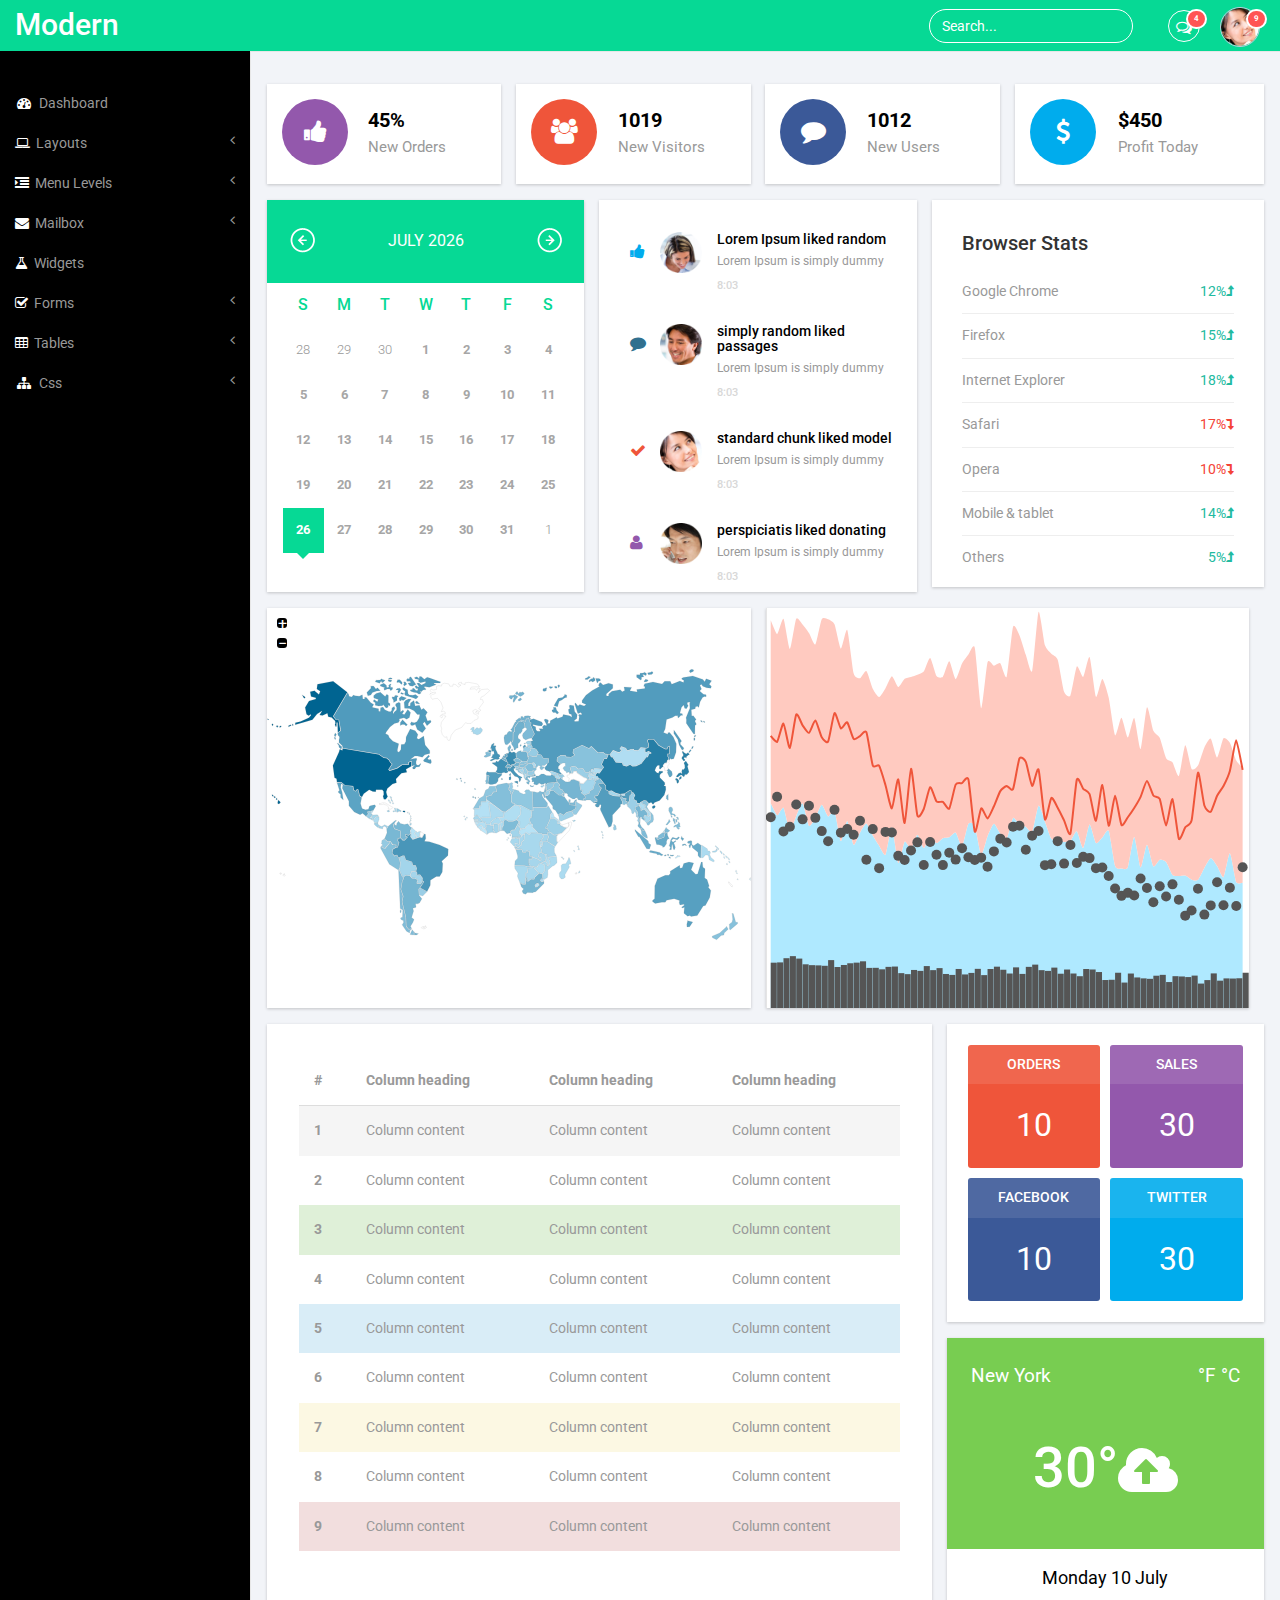
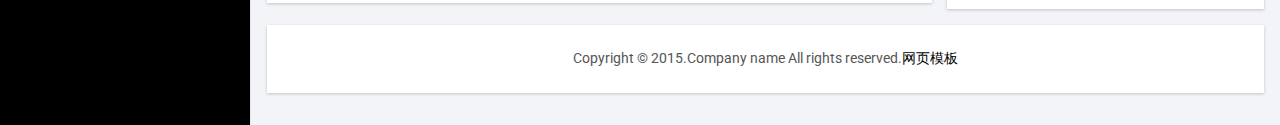
<file: web/moban600/index.html>
<!DOCTYPE HTML>
<html>
<head>
<title>Home</title>
<meta name="viewport" content="width=device-width, initial-scale=1">
<meta http-equiv="Content-Type" content="text/html; charset=utf-8" />
<meta name="keywords" content="Modern Responsive web template, Bootstrap Web Templates, Flat Web Templates, Andriod Compatible web template, 
Smartphone Compatible web template, free webdesigns for Nokia, Samsung, LG, SonyErricsson, Motorola web design" />
<script type="application/x-javascript"> addEventListener("load", function() { setTimeout(hideURLbar, 0); }, false); function hideURLbar(){ window.scrollTo(0,1); } </script>
 <!-- Bootstrap Core CSS -->
<link href="css/bootstrap.min.css" rel='stylesheet' type='text/css' />
<!-- Custom CSS -->
<link href="css/style.css" rel='stylesheet' type='text/css' />
<!-- Graph CSS -->
<link href="css/lines.css" rel='stylesheet' type='text/css' />
<link href="css/font-awesome.css" rel="stylesheet"> 
<!-- jQuery -->
<script src="js/jquery.min.js"></script>
<!----webfonts--->
<link href='http://fonts.useso.com/css?family=Roboto:400,100,300,500,700,900' rel='stylesheet' type='text/css'>
<!---//webfonts--->  
<!-- Nav CSS -->
<link href="css/custom.css" rel="stylesheet">
<!-- Metis Menu Plugin JavaScript -->
<script src="js/metisMenu.min.js"></script>
<script src="js/custom.js"></script>
<!-- Graph JavaScript -->
<script src="js/d3.v3.js"></script>
<script src="js/rickshaw.js"></script>
</head>
<body>
<div id="wrapper">
     <!-- Navigation -->
        <nav class="top1 navbar navbar-default navbar-static-top" role="navigation" style="margin-bottom: 0">
            <div class="navbar-header">
                <button type="button" class="navbar-toggle" data-toggle="collapse" data-target=".navbar-collapse">
                    <span class="sr-only">Toggle navigation</span>
                    <span class="icon-bar"></span>
                    <span class="icon-bar"></span>
                    <span class="icon-bar"></span>
                </button>
                <a class="navbar-brand" href="index.html">Modern</a>
            </div>
            <!-- /.navbar-header -->
            <ul class="nav navbar-nav navbar-right">
				<li class="dropdown">
	        		<a href="#" class="dropdown-toggle" data-toggle="dropdown" aria-expanded="false"><i class="fa fa-comments-o"></i><span class="badge">4</span></a>
	        		<ul class="dropdown-menu">
						<li class="dropdown-menu-header">
							<strong>Messages</strong>
							<div class="progress thin">
							  <div class="progress-bar progress-bar-success" role="progressbar" aria-valuenow="40" aria-valuemin="0" aria-valuemax="100" style="width: 40%">
							    <span class="sr-only">40% Complete (success)</span>
							  </div>
							</div>
						</li>
						<li class="avatar">
							<a href="#">
								<img src="images/1.png" alt=""/>
								<div>New message</div>
								<small>1 minute ago</small>
								<span class="label label-info">NEW</span>
							</a>
						</li>
						<li class="avatar">
							<a href="#">
								<img src="images/2.png" alt=""/>
								<div>New message</div>
								<small>1 minute ago</small>
								<span class="label label-info">NEW</span>
							</a>
						</li>
						<li class="avatar">
							<a href="#">
								<img src="images/3.png" alt=""/>
								<div>New message</div>
								<small>1 minute ago</small>
							</a>
						</li>
						<li class="avatar">
							<a href="#">
								<img src="images/4.png" alt=""/>
								<div>New message</div>
								<small>1 minute ago</small>
							</a>
						</li>
						<li class="avatar">
							<a href="#">
								<img src="images/5.png" alt=""/>
								<div>New message</div>
								<small>1 minute ago</small>
							</a>
						</li>
						<li class="avatar">
							<a href="#">
								<img src="images/pic1.png" alt=""/>
								<div>New message</div>
								<small>1 minute ago</small>
							</a>
						</li>
						<li class="dropdown-menu-footer text-center">
							<a href="#">View all messages</a>
						</li>	
	        		</ul>
	      		</li>
			    <li class="dropdown">
	        		<a href="#" class="dropdown-toggle avatar" data-toggle="dropdown"><img src="images/1.png"><span class="badge">9</span></a>
	        		<ul class="dropdown-menu">
						<li class="dropdown-menu-header text-center">
							<strong>Account</strong>
						</li>
						<li class="m_2"><a href="#"><i class="fa fa-bell-o"></i> Updates <span class="label label-info">42</span></a></li>
						<li class="m_2"><a href="#"><i class="fa fa-envelope-o"></i> Messages <span class="label label-success">42</span></a></li>
						<li class="m_2"><a href="#"><i class="fa fa-tasks"></i> Tasks <span class="label label-danger">42</span></a></li>
						<li><a href="#"><i class="fa fa-comments"></i> Comments <span class="label label-warning">42</span></a></li>
						<li class="dropdown-menu-header text-center">
							<strong>Settings</strong>
						</li>
						<li class="m_2"><a href="#"><i class="fa fa-user"></i> Profile</a></li>
						<li class="m_2"><a href="#"><i class="fa fa-wrench"></i> Settings</a></li>
						<li class="m_2"><a href="#"><i class="fa fa-usd"></i> Payments <span class="label label-default">42</span></a></li>
						<li class="m_2"><a href="#"><i class="fa fa-file"></i> Projects <span class="label label-primary">42</span></a></li>
						<li class="divider"></li>
						<li class="m_2"><a href="#"><i class="fa fa-shield"></i> Lock Profile</a></li>
						<li class="m_2"><a href="#"><i class="fa fa-lock"></i> Logout</a></li>	
	        		</ul>
	      		</li>
			</ul>
			<form class="navbar-form navbar-right">
              <input type="text" class="form-control" value="Search..." onfocus="this.value = '';" onblur="if (this.value == '') {this.value = 'Search...';}">
            </form>
            <div class="navbar-default sidebar" role="navigation">
                <div class="sidebar-nav navbar-collapse">
                    <ul class="nav" id="side-menu">
                        <li>
                            <a href="index.html"><i class="fa fa-dashboard fa-fw nav_icon"></i>Dashboard</a>
                        </li>
                        <li>
                            <a href="#"><i class="fa fa-laptop nav_icon"></i>Layouts<span class="fa arrow"></span></a>
                            <ul class="nav nav-second-level">
                                <li>
                                    <a href="grids.html">Grid System</a>
                                </li>
                            </ul>
                            <!-- /.nav-second-level -->
                        </li>
                        <li>
                            <a href="#"><i class="fa fa-indent nav_icon"></i>Menu Levels<span class="fa arrow"></span></a>
                            <ul class="nav nav-second-level">
                                <li>
                                    <a href="graphs.html">Graphs</a>
                                </li>
                                <li>
                                    <a href="typography.html">Typography</a>
                                </li>
                            </ul>
                            <!-- /.nav-second-level -->
                        </li>
                        <li>
                            <a href="#"><i class="fa fa-envelope nav_icon"></i>Mailbox<span class="fa arrow"></span></a>
                            <ul class="nav nav-second-level">
                                <li>
                                    <a href="inbox.html">Inbox</a>
                                </li>
                                <li>
                                    <a href="compose.html">Compose email</a>
                                </li>
                            </ul>
                            <!-- /.nav-second-level -->
                        </li>
                        <li>
                            <a href="widgets.html"><i class="fa fa-flask nav_icon"></i>Widgets</a>
                        </li>
                         <li>
                            <a href="#"><i class="fa fa-check-square-o nav_icon"></i>Forms<span class="fa arrow"></span></a>
                            <ul class="nav nav-second-level">
                                <li>
                                    <a href="forms.html">Basic Forms</a>
                                </li>
                                <li>
                                    <a href="validation.html">Validation</a>
                                </li>
                            </ul>
                            <!-- /.nav-second-level -->
                        </li>
                        <li>
                            <a href="#"><i class="fa fa-table nav_icon"></i>Tables<span class="fa arrow"></span></a>
                            <ul class="nav nav-second-level">
                                <li>
                                    <a href="basic_tables.html">Basic Tables</a>
                                </li>
                            </ul>
                            <!-- /.nav-second-level -->
                        </li>
                        <li>
                            <a href="#"><i class="fa fa-sitemap fa-fw nav_icon"></i>Css<span class="fa arrow"></span></a>
                            <ul class="nav nav-second-level">
                                <li>
                                    <a href="media.html">Media</a>
                                </li>
                                <li>
                                    <a href="login.html">Login</a>
                                </li>
                            </ul>
                            <!-- /.nav-second-level -->
                        </li>
                    </ul>
                </div>
                <!-- /.sidebar-collapse -->
            </div>
            <!-- /.navbar-static-side -->
        </nav>
        <div id="page-wrapper">
        <div class="graphs">
     	<div class="col_3">
        	<div class="col-md-3 widget widget1">
        		<div class="r3_counter_box">
                    <i class="pull-left fa fa-thumbs-up icon-rounded"></i>
                    <div class="stats">
                      <h5><strong>45%</strong></h5>
                      <span>New Orders</span>
                    </div>
                </div>
        	</div>
        	<div class="col-md-3 widget widget1">
        		<div class="r3_counter_box">
                    <i class="pull-left fa fa-users user1 icon-rounded"></i>
                    <div class="stats">
                      <h5><strong>1019</strong></h5>
                      <span>New Visitors</span>
                    </div>
                </div>
        	</div>
        	<div class="col-md-3 widget widget1">
        		<div class="r3_counter_box">
                    <i class="pull-left fa fa-comment user2 icon-rounded"></i>
                    <div class="stats">
                      <h5><strong>1012</strong></h5>
                      <span>New Users</span>
                    </div>
                </div>
        	</div>
        	<div class="col-md-3 widget">
        		<div class="r3_counter_box">
                    <i class="pull-left fa fa-dollar dollar1 icon-rounded"></i>
                    <div class="stats">
                      <h5><strong>$450</strong></h5>
                      <span>Profit Today</span>
                    </div>
                </div>
        	 </div>
        	<div class="clearfix"> </div>
      </div>
      <div class="col_1">
		    <div class="col-md-4 span_7">	
		      <div class="cal1 cal_2"><div class="clndr"><div class="clndr-controls"><div class="clndr-control-button"><p class="clndr-previous-button">previous</p></div><div class="month">July 2015</div><div class="clndr-control-button rightalign"><p class="clndr-next-button">next</p></div></div><table class="clndr-table" border="0" cellspacing="0" cellpadding="0"><thead><tr class="header-days"><td class="header-day">S</td><td class="header-day">M</td><td class="header-day">T</td><td class="header-day">W</td><td class="header-day">T</td><td class="header-day">F</td><td class="header-day">S</td></tr></thead><tbody><tr><td class="day adjacent-month last-month calendar-day-2015-06-28"><div class="day-contents">28</div></td><td class="day adjacent-month last-month calendar-day-2015-06-29"><div class="day-contents">29</div></td><td class="day adjacent-month last-month calendar-day-2015-06-30"><div class="day-contents">30</div></td><td class="day calendar-day-2015-07-01"><div class="day-contents">1</div></td><td class="day calendar-day-2015-07-02"><div class="day-contents">2</div></td><td class="day calendar-day-2015-07-03"><div class="day-contents">3</div></td><td class="day calendar-day-2015-07-04"><div class="day-contents">4</div></td></tr><tr><td class="day calendar-day-2015-07-05"><div class="day-contents">5</div></td><td class="day calendar-day-2015-07-06"><div class="day-contents">6</div></td><td class="day calendar-day-2015-07-07"><div class="day-contents">7</div></td><td class="day calendar-day-2015-07-08"><div class="day-contents">8</div></td><td class="day calendar-day-2015-07-09"><div class="day-contents">9</div></td><td class="day calendar-day-2015-07-10"><div class="day-contents">10</div></td><td class="day calendar-day-2015-07-11"><div class="day-contents">11</div></td></tr><tr><td class="day calendar-day-2015-07-12"><div class="day-contents">12</div></td><td class="day calendar-day-2015-07-13"><div class="day-contents">13</div></td><td class="day calendar-day-2015-07-14"><div class="day-contents">14</div></td><td class="day calendar-day-2015-07-15"><div class="day-contents">15</div></td><td class="day calendar-day-2015-07-16"><div class="day-contents">16</div></td><td class="day calendar-day-2015-07-17"><div class="day-contents">17</div></td><td class="day calendar-day-2015-07-18"><div class="day-contents">18</div></td></tr><tr><td class="day calendar-day-2015-07-19"><div class="day-contents">19</div></td><td class="day calendar-day-2015-07-20"><div class="day-contents">20</div></td><td class="day calendar-day-2015-07-21"><div class="day-contents">21</div></td><td class="day calendar-day-2015-07-22"><div class="day-contents">22</div></td><td class="day calendar-day-2015-07-23"><div class="day-contents">23</div></td><td class="day calendar-day-2015-07-24"><div class="day-contents">24</div></td><td class="day calendar-day-2015-07-25"><div class="day-contents">25</div></td></tr><tr><td class="day calendar-day-2015-07-26"><div class="day-contents">26</div></td><td class="day calendar-day-2015-07-27"><div class="day-contents">27</div></td><td class="day calendar-day-2015-07-28"><div class="day-contents">28</div></td><td class="day calendar-day-2015-07-29"><div class="day-contents">29</div></td><td class="day calendar-day-2015-07-30"><div class="day-contents">30</div></td><td class="day calendar-day-2015-07-31"><div class="day-contents">31</div></td><td class="day adjacent-month next-month calendar-day-2015-08-01"><div class="day-contents">1</div></td></tr></tbody></table></div></div>
		    </div>
		    <div class="col-md-4 span_8">
		       <div class="activity_box">
		        <div class="scrollbar" id="style-2">
                   <div class="activity-row">
	                 <div class="col-xs-1"><i class="fa fa-thumbs-up text-info icon_13"> </i>  </div>
	                 <div class="col-xs-3 activity-img"><img src='images/5.png' class="img-responsive" alt=""/></div>
	                 <div class="col-xs-8 activity-desc">
	                 	<h5><a href="#">Lorem Ipsum</a> liked <a href="#">random</a></h5>
	                    <p>Lorem Ipsum is simply dummy</p>
	                    <h6>8:03</h6>
	                 </div>
	                 <div class="clearfix"> </div>
                    </div>
	  			    <div class="activity-row">
	                 <div class="col-xs-1"><i class="fa fa-comment text-info"></i> </div>
	                 <div class="col-xs-3 activity-img"><img src='images/3.png' class="img-responsive" alt=""/></div>
	                 <div class="col-xs-8 activity-desc">
	                 	<h5><a href="#">simply random</a> liked <a href="#">passages</a></h5>
	                    <p>Lorem Ipsum is simply dummy</p>
	                    <h6>8:03</h6>
	                 </div>
	                 <div class="clearfix"> </div>
                    </div>
                    <div class="activity-row">
	                 <div class="col-xs-1"><i class="fa fa-check text-info icon_11"></i></div>
	                 <div class="col-xs-3 activity-img"><img src='images/1.png' class="img-responsive" alt=""/></div>
	                 <div class="col-xs-8 activity-desc">
	                 	<h5><a href="#">standard chunk</a> liked <a href="#">model</a></h5>
	                    <p>Lorem Ipsum is simply dummy</p>
	                    <h6>8:03</h6>
	                 </div>
	                 <div class="clearfix"> </div>
                    </div>
                    <div class="activity-row1">
	                 <div class="col-xs-1"><i class="fa fa-user text-info icon_12"></i></div>
	                 <div class="col-xs-3 activity-img"><img src='images/4.png' class="img-responsive" alt=""/></div>
	                 <div class="col-xs-8 activity-desc">
	                 	<h5><a href="#">perspiciatis</a> liked <a href="#">donating</a></h5>
	                    <p>Lorem Ipsum is simply dummy</p>
	                    <h6>8:03</h6>
	                 </div>
	                 <div class="clearfix"> </div>
                     </div>
	  		        </div>
		          </div>
		    </div>
			<div class="col-md-4 stats-info">
                <div class="panel-heading">
                    <h4 class="panel-title">Browser Stats</h4>
                </div>
                <div class="panel-body">
                    <ul class="list-unstyled">
                        <li>Google Chrome<div class="text-success pull-right">12%<i class="fa fa-level-up"></i></div></li>
                        <li>Firefox<div class="text-success pull-right">15%<i class="fa fa-level-up"></i></div></li>
                        <li>Internet Explorer<div class="text-success pull-right">18%<i class="fa fa-level-up"></i></div></li>
                        <li>Safari<div class="text-danger pull-right">17%<i class="fa fa-level-down"></i></div></li>
                        <li>Opera<div class="text-danger pull-right">10%<i class="fa fa-level-down"></i></div></li>
                        <li>Mobile &amp; tablet<div class="text-success pull-right">14%<i class="fa fa-level-up"></i></div></li>
                        <li class="last">Others<div class="text-success pull-right">5%<i class="fa fa-level-up"></i></div></li> 
                    </ul>
                </div>
            </div>
            <div class="clearfix"> </div>
	  </div>
	  <div class="span_11">
		<div class="col-md-6 col_4">
		  <div class="map_container"><div id="vmap" style="width: 100%; height: 400px;"></div></div>
		  <!----Calender -------->
			<link rel="stylesheet" href="css/clndr.css" type="text/css" />
			<script src="js/underscore-min.js" type="text/javascript"></script>
			<script src= "js/moment-2.2.1.js" type="text/javascript"></script>
			<script src="js/clndr.js" type="text/javascript"></script>
			<script src="js/site.js" type="text/javascript"></script>
			<!----End Calender -------->
		</div>
		<div class="col-md-6 col_5">
		  <div id="chart_container">
		   <div id="chart"></div>
	       <div id="slider"></div>
<script>

var seriesData = [ [], [], [], [], [] ];
var random = new Rickshaw.Fixtures.RandomData(50);

for (var i = 0; i < 75; i++) {
	random.addData(seriesData);
}

var graph = new Rickshaw.Graph( {
	element: document.getElementById("chart"),
	renderer: 'multi',
	
	dotSize: 5,
	series: [
		{
			name: 'temperature',
			data: seriesData.shift(),
			color: '#AFE9FF',
			renderer: 'stack'
		}, {
			name: 'heat index',
			data: seriesData.shift(),
			color: '#FFCAC0',
			renderer: 'stack'
		}, {
			name: 'dewpoint',
			data: seriesData.shift(),
			color: '#555',
			renderer: 'scatterplot'
		}, {
			name: 'pop',
			data: seriesData.shift().map(function(d) { return { x: d.x, y: d.y / 4 } }),
			color: '#555',
			renderer: 'bar'
		}, {
			name: 'humidity',
			data: seriesData.shift().map(function(d) { return { x: d.x, y: d.y * 1.5 } }),
			renderer: 'line',
			color: '#ef553a'
		}
	]
} );


graph.render();

var detail = new Rickshaw.Graph.HoverDetail({
	graph: graph
});
</script>
</div>
	      <!-- map -->
<link href="css/jqvmap.css" rel='stylesheet' type='text/css' />
<script src="js/jquery.vmap.js"></script>
<script src="js/jquery.vmap.sampledata.js" type="text/javascript"></script>
<script src="js/jquery.vmap.world.js" type="text/javascript"></script>
<script type="text/javascript">
	jQuery(document).ready(function() {
		jQuery('#vmap').vectorMap({
		    map: 'world_en',
		    backgroundColor: '#333333',
		    color: '#ffffff',
		    hoverOpacity: 0.7,
		    selectedColor: '#666666',
		    enableZoom: true,
		    showTooltip: true,
		    values: sample_data,
		    scaleColors: ['#C8EEFF', '#006491'],
		    normalizeFunction: 'polynomial'
		});
	});
</script>
<!-- //map -->
       </div>
       <div class="clearfix"> </div>
    </div>
    <div class="content_bottom">
     <div class="col-md-8 span_3">
		  <div class="bs-example1" data-example-id="contextual-table">
		    <table class="table">
		      <thead>
		        <tr>
		          <th>#</th>
		          <th>Column heading</th>
		          <th>Column heading</th>
		          <th>Column heading</th>
		        </tr>
		      </thead>
		      <tbody>
		        <tr class="active">
		          <th scope="row">1</th>
		          <td>Column content</td>
		          <td>Column content</td>
		          <td>Column content</td>
		        </tr>
		        <tr>
		          <th scope="row">2</th>
		          <td>Column content</td>
		          <td>Column content</td>
		          <td>Column content</td>
		        </tr>
		        <tr class="success">
		          <th scope="row">3</th>
		          <td>Column content</td>
		          <td>Column content</td>
		          <td>Column content</td>
		        </tr>
		        <tr>
		          <th scope="row">4</th>
		          <td>Column content</td>
		          <td>Column content</td>
		          <td>Column content</td>
		        </tr>
		        <tr class="info">
		          <th scope="row">5</th>
		          <td>Column content</td>
		          <td>Column content</td>
		          <td>Column content</td>
		        </tr>
		        <tr>
		          <th scope="row">6</th>
		          <td>Column content</td>
		          <td>Column content</td>
		          <td>Column content</td>
		        </tr>
		        <tr class="warning">
		          <th scope="row">7</th>
		          <td>Column content</td>
		          <td>Column content</td>
		          <td>Column content</td>
		        </tr>
		        <tr>
		          <th scope="row">8</th>
		          <td>Column content</td>
		          <td>Column content</td>
		          <td>Column content</td>
		        </tr>
		        <tr class="danger">
		          <th scope="row">9</th>
		          <td>Column content</td>
		          <td>Column content</td>
		          <td>Column content</td>
		        </tr>
		      </tbody>
		    </table>
		   </div>
	   </div>
	   <div class="col-md-4 span_4">
		 <div class="col_2">
		  <div class="box_1">
		   <div class="col-md-6 col_1_of_2 span_1_of_2">
             <a class="tiles_info">
			    <div class="tiles-head red1">
			        <div class="text-center">Orders</div>
			    </div>
			    <div class="tiles-body red">10</div>
			 </a>
		   </div>
		   <div class="col-md-6 col_1_of_2 span_1_of_2">
              <a class="tiles_info tiles_blue">
			    <div class="tiles-head tiles_blue1">
			        <div class="text-center">Sales</div>
			    </div>
			    <div class="tiles-body blue1">30</div>
			  </a>
		   </div>
		   <div class="clearfix"> </div>
		 </div>
		 <div class="box_1">
		   <div class="col-md-6 col_1_of_2 span_1_of_2">
             <a class="tiles_info">
			    <div class="tiles-head fb1">
			        <div class="text-center">Facebook</div>
			    </div>
			    <div class="tiles-body fb2">10</div>
			 </a>
		   </div>
		   <div class="col-md-6 col_1_of_2 span_1_of_2">
              <a class="tiles_info tiles_blue">
			    <div class="tiles-head tw1">
			        <div class="text-center">Twitter</div>
			    </div>
			    <div class="tiles-body tw2">30</div>
			  </a>
		   </div>
		   <div class="clearfix"> </div>
		   </div>
		  </div>
		  <div class="cloud">
			<div class="grid-date">
				<div class="date">
					<p class="date-in">New York</p>
					<span class="date-on">°F °C </span>
					<div class="clearfix"> </div>							
				</div>
				<h4>30°<i class="fa fa-cloud-upload"> </i></h4>
			</div>
			<p class="monday">Monday 10 July</p>
		  </div>
		</div>
		<div class="clearfix"> </div>
	    </div>
		<div class="copy">
            <p>Copyright &copy; 2015.Company name All rights reserved.<a target="_blank" href="http://sc.chinaz.com/moban/">&#x7F51;&#x9875;&#x6A21;&#x677F;</a></p>
	    </div>
		</div>
       </div>
      <!-- /#page-wrapper -->
   </div>
    <!-- /#wrapper -->
    <!-- Bootstrap Core JavaScript -->
    <script src="js/bootstrap.min.js"></script>
</body>
</html>
</file>
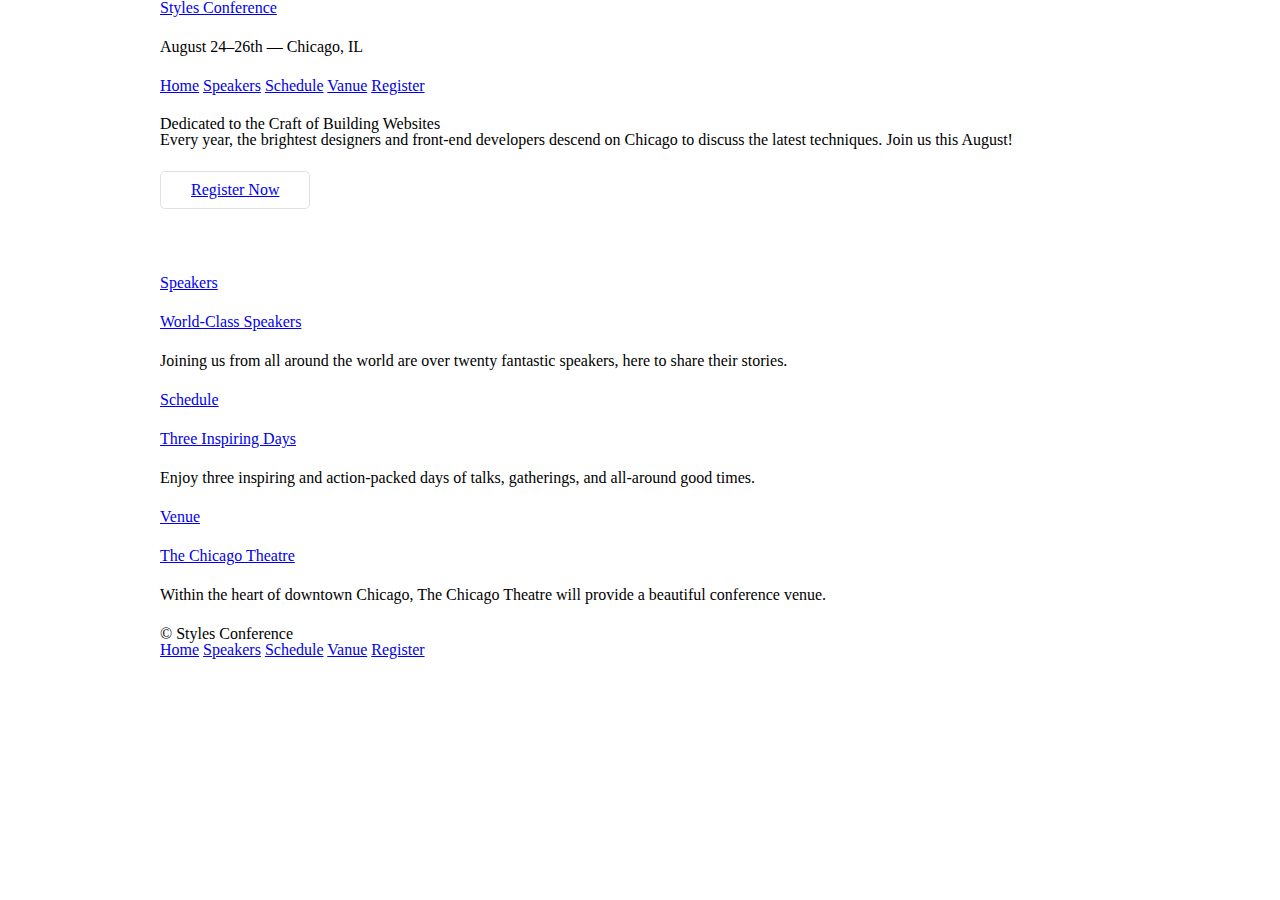
<file: web/LearnToCode/styles-conference/index.html>
<!DOCTYPE html>
<html lang = "en">
    <head>
        <meta charset="utf-8"/>
        <link rel="stylesheet" href="assets/stylesheets/reset.css"/>
        <link rel="stylesheet"  href="assets/stylesheets/main.css"/>
        <title>Styles Conference</title>
    </head>
    <body>
        <header class="container">
            <h1>
                <a href="index.html">Styles Conference</a>
             </h1>
            <h3>August 24&ndash;26th &mdash; Chicago, IL</h3>
            <nav>
                <a href="index.html">Home</a>
                <a href="speakers.html">Speakers</a>
                <a href="schedule.html">Schedule</a>
                <a href="venue.html">Vanue</a>
                <a href="register.html">Register</a>
            </nav>
        </header>
        <section class="hero container">
            <h2>Dedicated to the Craft of Building Websites</h2>
            <p>Every year, the brightest designers and front-end developers descend on Chicago to discuss the latest techniques. Join us this August!</p>
            <a class="btn btn-alt" href="register.html">Register Now</a>
        </section>
        <section class="container">
            <section>
                <a href="speakers.html">
                    <h5>Speakers</h5>
                    <h3>World-Class Speakers</h3>
                </a>
                <p>Joining us from all around the world are over twenty fantastic speakers, here to share their stories.</p>
            </section>

            <section >
                <a href="schedule.html">
                    <h5>Schedule</h5>
                    <h3>Three Inspiring Days</h3>
                </a>
                <p>Enjoy three inspiring and action-packed days of talks, gatherings, and all-around good times.</p>
            </section>

            <section>
                <a href="venue.html">
                    <h5>Venue</h5>
                    <h3>The Chicago Theatre</h3>
                </a>
                <p>Within the heart of downtown Chicago, The Chicago Theatre will provide a beautiful conference venue.</p>
            </section>
           
        </section>
        <footer class="container">
              <small>&copy; Styles Conference</small>
              <nav>
                <a href="index.html">Home</a>
                <a href="speakers.html">Speakers</a>
                <a href="schedule.html">Schedule</a>
                <a href="venue.html">Vanue</a>
                <a href="register.html">Register</a>
            </nav>
          
        </footer>
        <div class="test1">
            <!-- division -->
            <div class="social">
                <p>I may be found on ...</p>
                <p>Additionally, I have a profile on ...</p>
            </div>
            <!-- span -->
            <p>Soon we will be <span class = "tooltip">writing HTML </span>with the best of them!</p>
        </div>
    </body>
</html>
</file>
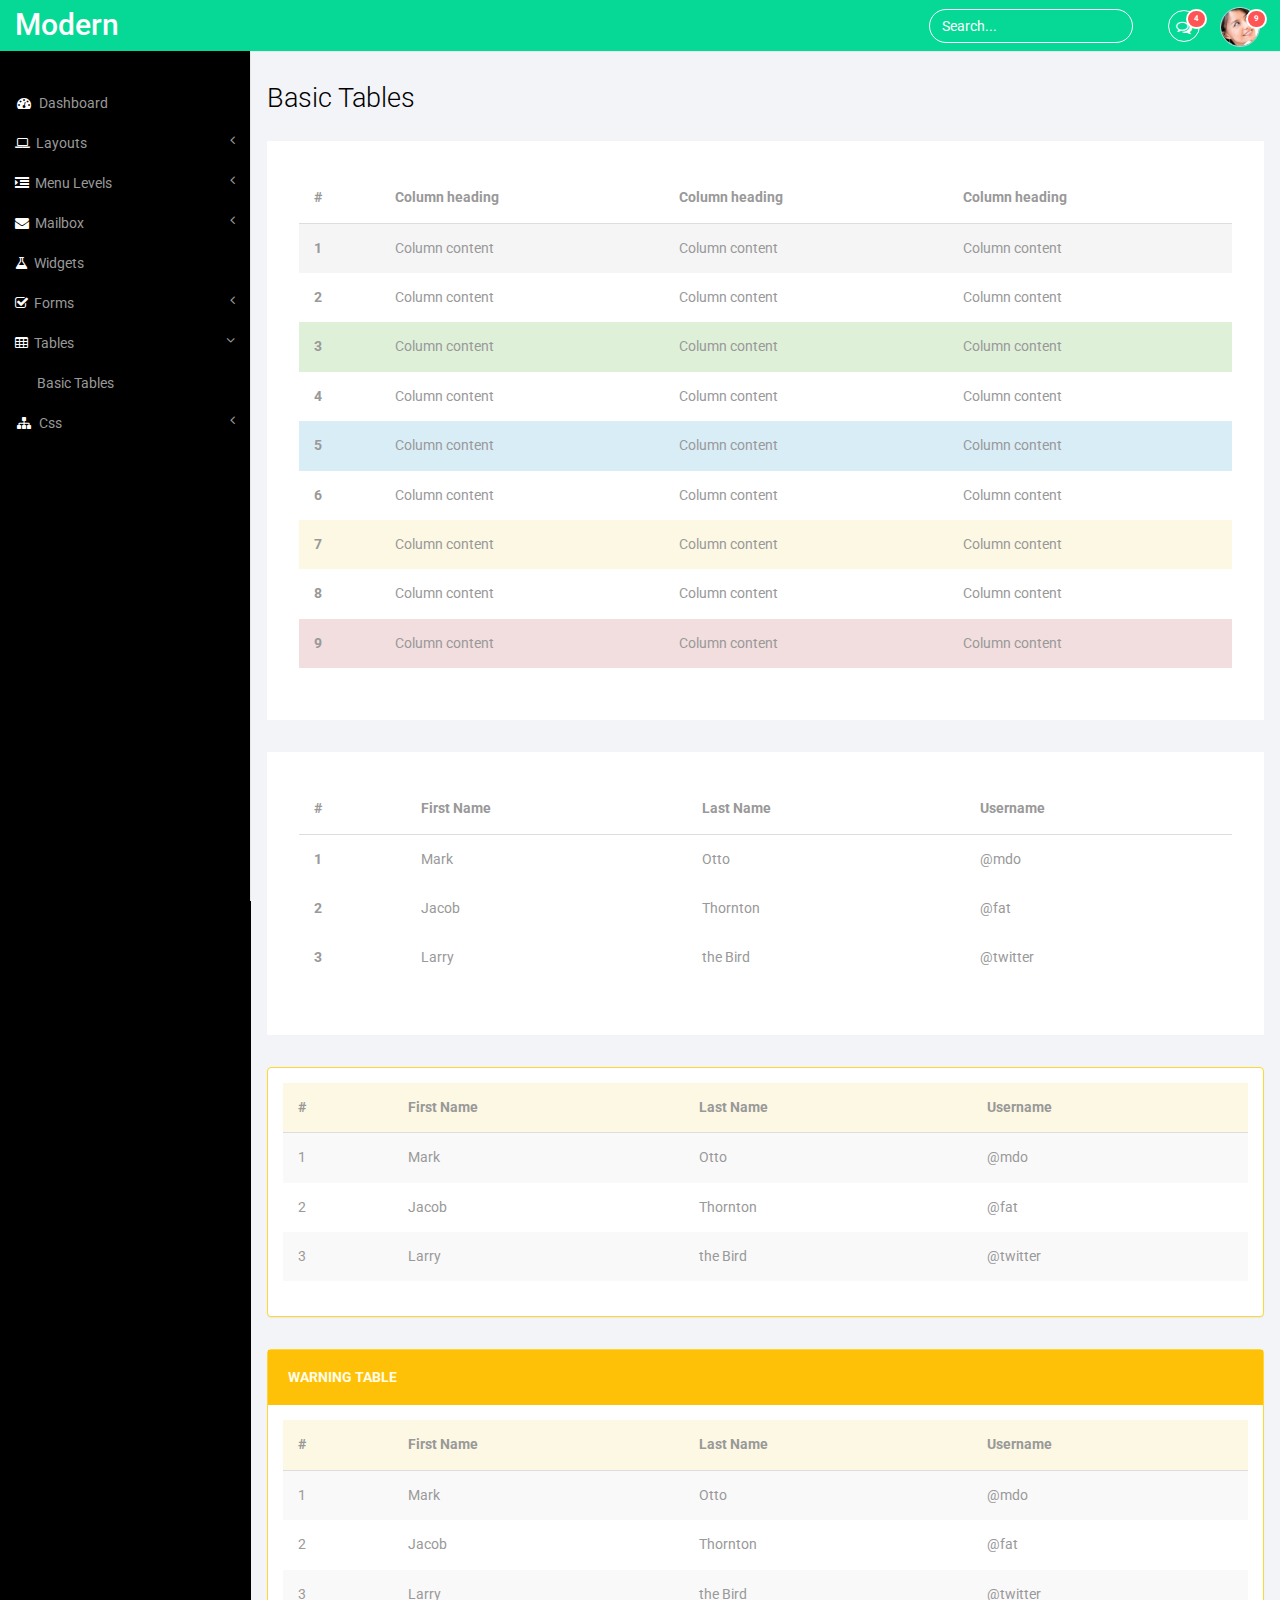
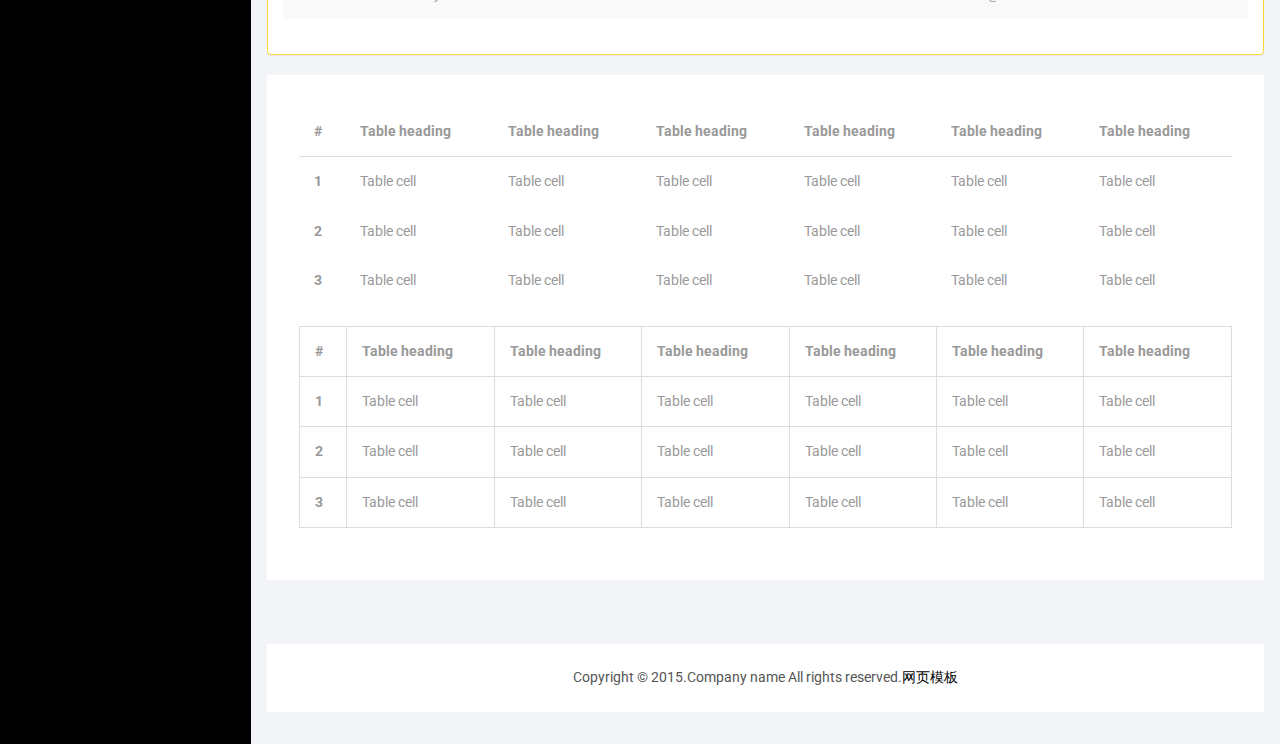
<file: web/moban600/basic_tables.html>
<!DOCTYPE HTML>
<html>
<head>
<title>Basic_tables</title>
<meta name="viewport" content="width=device-width, initial-scale=1">
<meta http-equiv="Content-Type" content="text/html; charset=utf-8" />
<meta name="keywords" content="Modern Responsive web template, Bootstrap Web Templates, Flat Web Templates, Andriod Compatible web template, 
Smartphone Compatible web template, free webdesigns for Nokia, Samsung, LG, SonyErricsson, Motorola web design" />
<script type="application/x-javascript"> addEventListener("load", function() { setTimeout(hideURLbar, 0); }, false); function hideURLbar(){ window.scrollTo(0,1); } </script>
 <!-- Bootstrap Core CSS -->
<link href="css/bootstrap.min.css" rel='stylesheet' type='text/css' />
<!-- Custom CSS -->
<link href="css/style.css" rel='stylesheet' type='text/css' />
<link href="css/font-awesome.css" rel="stylesheet"> 
<!-- jQuery -->
<script src="js/jquery.min.js"></script>
<!----webfonts--->
<link href='http://fonts.useso.com/css?family=Roboto:400,100,300,500,700,900' rel='stylesheet' type='text/css'>
<!---//webfonts--->  
<!-- Bootstrap Core JavaScript -->
<script src="js/bootstrap.min.js"></script>
</head>
<body>
<div id="wrapper">
     <!-- Navigation -->
        <nav class="top1 navbar navbar-default navbar-static-top" role="navigation" style="margin-bottom: 0">
            <div class="navbar-header">
                <button type="button" class="navbar-toggle" data-toggle="collapse" data-target=".navbar-collapse">
                    <span class="sr-only">Toggle navigation</span>
                    <span class="icon-bar"></span>
                    <span class="icon-bar"></span>
                    <span class="icon-bar"></span>
                </button>
                <a class="navbar-brand" href="index.html">Modern</a>
            </div>
            <!-- /.navbar-header -->
            <ul class="nav navbar-nav navbar-right">
				<li class="dropdown">
	        		<a href="#" class="dropdown-toggle" data-toggle="dropdown" aria-expanded="false"><i class="fa fa-comments-o"></i><span class="badge">4</span></a>
	        		<ul class="dropdown-menu">
						<li class="dropdown-menu-header">
							<strong>Messages</strong>
							<div class="progress thin">
							  <div class="progress-bar progress-bar-success" role="progressbar" aria-valuenow="40" aria-valuemin="0" aria-valuemax="100" style="width: 40%">
							    <span class="sr-only">40% Complete (success)</span>
							  </div>
							</div>
						</li>
						<li class="avatar">
							<a href="#">
								<img src="images/1.png" alt=""/>
								<div>New message</div>
								<small>1 minute ago</small>
								<span class="label label-info">NEW</span>
							</a>
						</li>
						<li class="avatar">
							<a href="#">
								<img src="images/2.png" alt=""/>
								<div>New message</div>
								<small>1 minute ago</small>
								<span class="label label-info">NEW</span>
							</a>
						</li>
						<li class="avatar">
							<a href="#">
								<img src="images/3.png" alt=""/>
								<div>New message</div>
								<small>1 minute ago</small>
							</a>
						</li>
						<li class="avatar">
							<a href="#">
								<img src="images/4.png" alt=""/>
								<div>New message</div>
								<small>1 minute ago</small>
							</a>
						</li>
						<li class="avatar">
							<a href="#">
								<img src="images/5.png" alt=""/>
								<div>New message</div>
								<small>1 minute ago</small>
							</a>
						</li>
						<li class="avatar">
							<a href="#">
								<img src="images/pic1.png" alt=""/>
								<div>New message</div>
								<small>1 minute ago</small>
							</a>
						</li>
						<li class="dropdown-menu-footer text-center">
							<a href="#">View all messages</a>
						</li>	
	        		</ul>
	      		</li>
			    <li class="dropdown">
	        		<a href="#" class="dropdown-toggle avatar" data-toggle="dropdown"><img src="images/1.png" alt=""/><span class="badge">9</span></a>
	        		<ul class="dropdown-menu">
						<li class="dropdown-menu-header text-center">
							<strong>Account</strong>
						</li>
						<li class="m_2"><a href="#"><i class="fa fa-bell-o"></i> Updates <span class="label label-info">42</span></a></li>
						<li class="m_2"><a href="#"><i class="fa fa-envelope-o"></i> Messages <span class="label label-success">42</span></a></li>
						<li class="m_2"><a href="#"><i class="fa fa-tasks"></i> Tasks <span class="label label-danger">42</span></a></li>
						<li><a href="#"><i class="fa fa-comments"></i> Comments <span class="label label-warning">42</span></a></li>
						<li class="dropdown-menu-header text-center">
							<strong>Settings</strong>
						</li>
						<li class="m_2"><a href="#"><i class="fa fa-user"></i> Profile</a></li>
						<li class="m_2"><a href="#"><i class="fa fa-wrench"></i> Settings</a></li>
						<li class="m_2"><a href="#"><i class="fa fa-usd"></i> Payments <span class="label label-default">42</span></a></li>
						<li class="m_2"><a href="#"><i class="fa fa-file"></i> Projects <span class="label label-primary">42</span></a></li>
						<li class="divider"></li>
						<li class="m_2"><a href="#"><i class="fa fa-shield"></i> Lock Profile</a></li>
						<li class="m_2"><a href="#"><i class="fa fa-lock"></i> Logout</a></li>	
	        		</ul>
	      		</li>
			</ul>
			<form class="navbar-form navbar-right">
              <input type="text" class="form-control" value="Search..." onfocus="this.value = '';" onblur="if (this.value == '') {this.value = 'Search...';}">
            </form>
            <div class="navbar-default sidebar" role="navigation">
                <div class="sidebar-nav navbar-collapse">
                    <ul class="nav" id="side-menu">
                        <li>
                            <a href="index.html"><i class="fa fa-dashboard fa-fw nav_icon"></i>Dashboard</a>
                        </li>
                        <li>
                            <a href="#"><i class="fa fa-laptop nav_icon"></i>Layouts<span class="fa arrow"></span></a>
                            <ul class="nav nav-second-level">
                                <li>
                                    <a href="grids.html">Grid System</a>
                                </li>
                            </ul>
                            <!-- /.nav-second-level -->
                        </li>
                        <li>
                            <a href="#"><i class="fa fa-indent nav_icon"></i>Menu Levels<span class="fa arrow"></span></a>
                            <ul class="nav nav-second-level">
                                <li>
                                    <a href="graphs.html">Graphs</a>
                                </li>
                                <li>
                                    <a href="typography.html">Typography</a>
                                </li>
                            </ul>
                            <!-- /.nav-second-level -->
                        </li>
                        <li>
                            <a href="#"><i class="fa fa-envelope nav_icon"></i>Mailbox<span class="fa arrow"></span></a>
                            <ul class="nav nav-second-level">
                                <li>
                                    <a href="inbox.html">Inbox</a>
                                </li>
                                <li>
                                    <a href="compose.html">Compose email</a>
                                </li>
                            </ul>
                            <!-- /.nav-second-level -->
                        </li>
                        <li>
                            <a href="widgets.html"><i class="fa fa-flask nav_icon"></i>Widgets</a>
                        </li>
                         <li>
                            <a href="#"><i class="fa fa-check-square-o nav_icon"></i>Forms<span class="fa arrow"></span></a>
                            <ul class="nav nav-second-level">
                                <li>
                                    <a href="forms.html">Basic Forms</a>
                                </li>
                                <li>
                                    <a href="validation.html">Validation</a>
                                </li>
                            </ul>
                            <!-- /.nav-second-level -->
                        </li>
                        <li>
                            <a href="#"><i class="fa fa-table nav_icon"></i>Tables<span class="fa arrow"></span></a>
                            <ul class="nav nav-second-level">
                                <li>
                                    <a href="basic_tables.html">Basic Tables</a>
                                </li>
                            </ul>
                            <!-- /.nav-second-level -->
                        </li>
                        <li>
                            <a href="#"><i class="fa fa-sitemap fa-fw nav_icon"></i>Css<span class="fa arrow"></span></a>
                            <ul class="nav nav-second-level">
                                <li>
                                    <a href="media.html">Media</a>
                                </li>
                                <li>
                                    <a href="login.html">Login</a>
                                </li>
                            </ul>
                            <!-- /.nav-second-level -->
                        </li>
                    </ul>
                </div>
                <!-- /.sidebar-collapse -->
            </div>
            <!-- /.navbar-static-side -->
        </nav>
        <div id="page-wrapper">
        <div class="col-md-12 graphs">
	   <div class="xs">
  	 <h3>Basic Tables</h3>
  	<div class="bs-example4" data-example-id="contextual-table">
    <table class="table">
      <thead>
        <tr>
          <th>#</th>
          <th>Column heading</th>
          <th>Column heading</th>
          <th>Column heading</th>
        </tr>
      </thead>
      <tbody>
        <tr class="active">
          <th scope="row">1</th>
          <td>Column content</td>
          <td>Column content</td>
          <td>Column content</td>
        </tr>
        <tr>
          <th scope="row">2</th>
          <td>Column content</td>
          <td>Column content</td>
          <td>Column content</td>
        </tr>
        <tr class="success">
          <th scope="row">3</th>
          <td>Column content</td>
          <td>Column content</td>
          <td>Column content</td>
        </tr>
        <tr>
          <th scope="row">4</th>
          <td>Column content</td>
          <td>Column content</td>
          <td>Column content</td>
        </tr>
        <tr class="info">
          <th scope="row">5</th>
          <td>Column content</td>
          <td>Column content</td>
          <td>Column content</td>
        </tr>
        <tr>
          <th scope="row">6</th>
          <td>Column content</td>
          <td>Column content</td>
          <td>Column content</td>
        </tr>
        <tr class="warning">
          <th scope="row">7</th>
          <td>Column content</td>
          <td>Column content</td>
          <td>Column content</td>
        </tr>
        <tr>
          <th scope="row">8</th>
          <td>Column content</td>
          <td>Column content</td>
          <td>Column content</td>
        </tr>
        <tr class="danger">
          <th scope="row">9</th>
          <td>Column content</td>
          <td>Column content</td>
          <td>Column content</td>
        </tr>
      </tbody>
    </table>
   </div>
   <div class="panel-body1">
   <table class="table">
     <thead>
        <tr>
          <th>#</th>
          <th>First Name</th>
          <th>Last Name</th>
          <th>Username</th>
        </tr>
      </thead>
      <tbody>
        <tr>
          <th scope="row">1</th>
          <td>Mark</td>
          <td>Otto</td>
          <td>@mdo</td>
        </tr>
        <tr>
          <th scope="row">2</th>
          <td>Jacob</td>
          <td>Thornton</td>
          <td>@fat</td>
        </tr>
        <tr>
          <th scope="row">3</th>
          <td>Larry</td>
          <td>the Bird</td>
          <td>@twitter</td>
        </tr>
      </tbody>
    </table>
    </div>
    <div class="panel panel-warning" data-widget="{&quot;draggable&quot;: &quot;false&quot;}" data-widget-static="">
				<div class="panel-body no-padding">
					<table class="table table-striped">
						<thead>
							<tr class="warning">
								<th>#</th>
								<th>First Name</th>
								<th>Last Name</th>
								<th>Username</th>
							</tr>
						</thead>
						<tbody>
							<tr>
								<td>1</td>
								<td>Mark</td>
								<td>Otto</td>
								<td>@mdo</td>
							</tr>
							<tr>
								<td>2</td>
								<td>Jacob</td>
								<td>Thornton</td>
								<td>@fat</td>
							</tr>
							<tr>
								<td>3</td>
								<td>Larry</td>
								<td>the Bird</td>
								<td>@twitter</td>
							</tr>
						</tbody>
					</table>
				</div>
	</div>
	<div class="panel panel-warning" data-widget="{&quot;draggable&quot;: &quot;false&quot;}" data-widget-static="">
				<div class="panel-heading">
					<h2>Warning Table</h2>
					<div class="panel-ctrls" data-actions-container="" data-action-collapse="{&quot;target&quot;: &quot;.panel-body&quot;}"><span class="button-icon has-bg"><i class="ti ti-angle-down"></i></span></div>
				</div>
				<div class="panel-body no-padding" style="display: block;">
					<table class="table table-striped">
						<thead>
							<tr class="warning">
								<th>#</th>
								<th>First Name</th>
								<th>Last Name</th>
								<th>Username</th>
							</tr>
						</thead>
						<tbody>
							<tr>
								<td>1</td>
								<td>Mark</td>
								<td>Otto</td>
								<td>@mdo</td>
							</tr>
							<tr>
								<td>2</td>
								<td>Jacob</td>
								<td>Thornton</td>
								<td>@fat</td>
							</tr>
							<tr>
								<td>3</td>
								<td>Larry</td>
								<td>the Bird</td>
								<td>@twitter</td>
							</tr>
						</tbody>
					</table>
				</div>
			</div>
	<div class="bs-example4" data-example-id="simple-responsive-table">
    <div class="table-responsive">
      <table class="table">
        <thead>
          <tr>
            <th>#</th>
            <th>Table heading</th>
            <th>Table heading</th>
            <th>Table heading</th>
            <th>Table heading</th>
            <th>Table heading</th>
            <th>Table heading</th>
          </tr>
        </thead>
        <tbody>
          <tr>
            <th scope="row">1</th>
            <td>Table cell</td>
            <td>Table cell</td>
            <td>Table cell</td>
            <td>Table cell</td>
            <td>Table cell</td>
            <td>Table cell</td>
          </tr>
          <tr>
            <th scope="row">2</th>
            <td>Table cell</td>
            <td>Table cell</td>
            <td>Table cell</td>
            <td>Table cell</td>
            <td>Table cell</td>
            <td>Table cell</td>
          </tr>
          <tr>
            <th scope="row">3</th>
            <td>Table cell</td>
            <td>Table cell</td>
            <td>Table cell</td>
            <td>Table cell</td>
            <td>Table cell</td>
            <td>Table cell</td>
          </tr>
        </tbody>
      </table>
    </div><!-- /.table-responsive -->
    <div class="table-responsive">
      <table class="table table-bordered">
        <thead>
          <tr>
            <th>#</th>
            <th>Table heading</th>
            <th>Table heading</th>
            <th>Table heading</th>
            <th>Table heading</th>
            <th>Table heading</th>
            <th>Table heading</th>
          </tr>
        </thead>
        <tbody>
          <tr>
            <th scope="row">1</th>
            <td>Table cell</td>
            <td>Table cell</td>
            <td>Table cell</td>
            <td>Table cell</td>
            <td>Table cell</td>
            <td>Table cell</td>
          </tr>
          <tr>
            <th scope="row">2</th>
            <td>Table cell</td>
            <td>Table cell</td>
            <td>Table cell</td>
            <td>Table cell</td>
            <td>Table cell</td>
            <td>Table cell</td>
          </tr>
          <tr>
            <th scope="row">3</th>
            <td>Table cell</td>
            <td>Table cell</td>
            <td>Table cell</td>
            <td>Table cell</td>
            <td>Table cell</td>
            <td>Table cell</td>
          </tr>
        </tbody>
      </table>
    </div><!-- /.table-responsive -->
  </div>
  </div>
  <div class="copy_layout">
      <p>Copyright &copy; 2015.Company name All rights reserved.<a target="_blank" href="http://sc.chinaz.com/moban/">&#x7F51;&#x9875;&#x6A21;&#x677F;</a></p>
  </div>
   </div>
      </div>
      <!-- /#page-wrapper -->
   </div>
    <!-- /#wrapper -->
<!-- Nav CSS -->
<link href="css/custom.css" rel="stylesheet">
<!-- Metis Menu Plugin JavaScript -->
<script src="js/metisMenu.min.js"></script>
<script src="js/custom.js"></script>
</body>
</html>
</file>
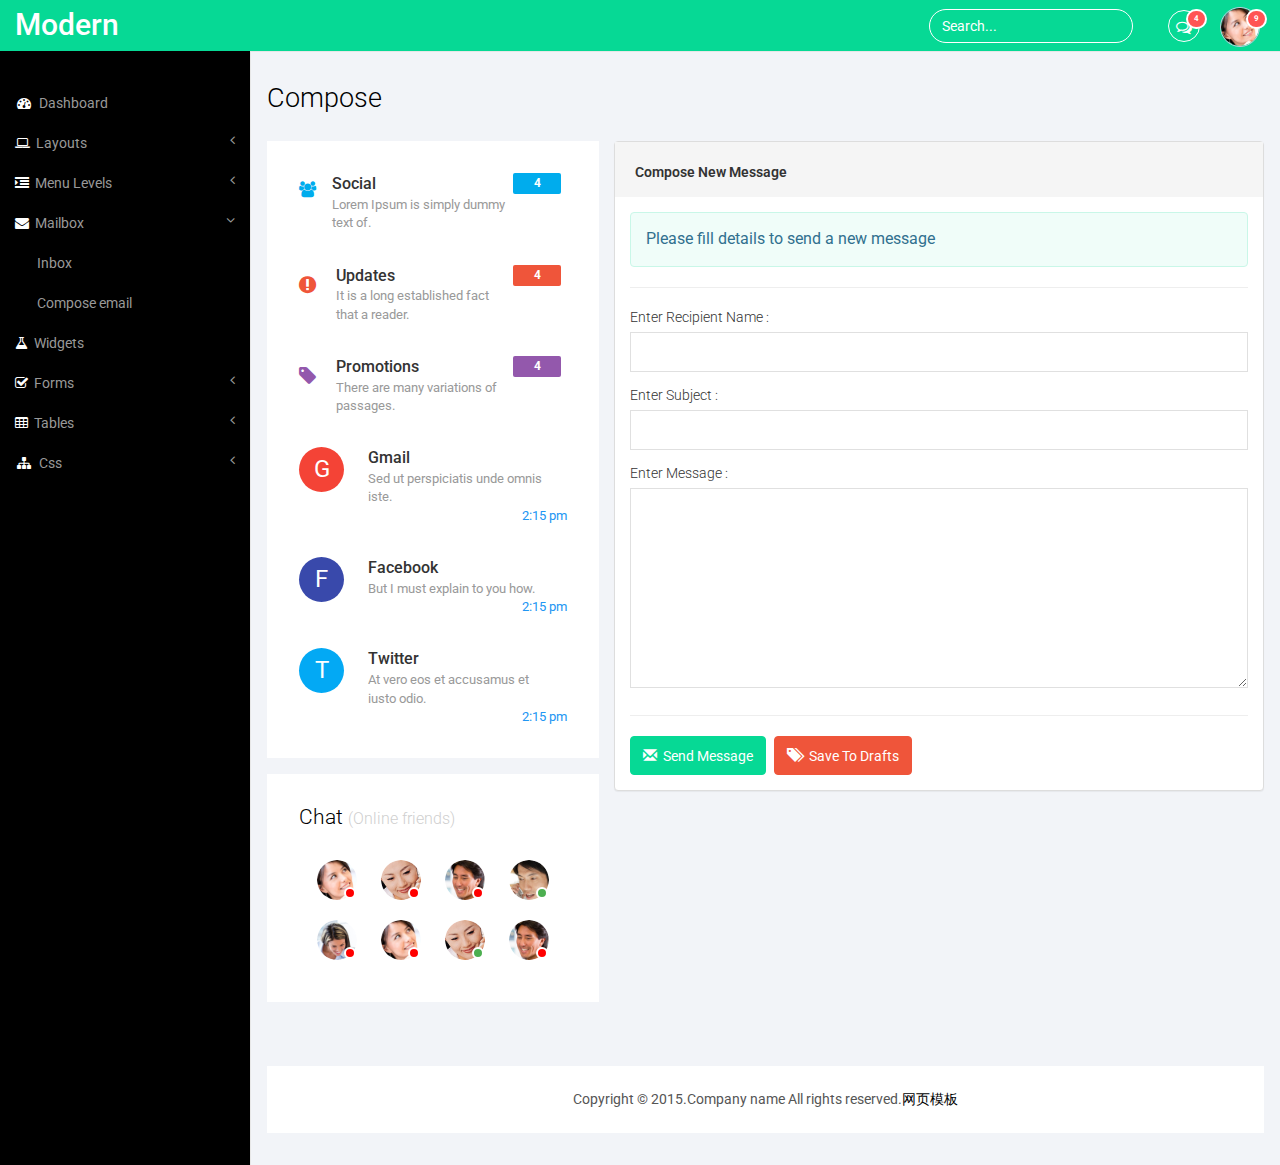
<file: web/moban600/compose.html>
<!DOCTYPE HTML>
<html>
<head>
<title>Compose</title>
<meta name="viewport" content="width=device-width, initial-scale=1">
<meta http-equiv="Content-Type" content="text/html; charset=utf-8" />
<meta name="keywords" content="Modern Responsive web template, Bootstrap Web Templates, Flat Web Templates, Andriod Compatible web template, 
Smartphone Compatible web template, free webdesigns for Nokia, Samsung, LG, SonyErricsson, Motorola web design" />
<script type="application/x-javascript"> addEventListener("load", function() { setTimeout(hideURLbar, 0); }, false); function hideURLbar(){ window.scrollTo(0,1); } </script>
 <!-- Bootstrap Core CSS -->
<link href="css/bootstrap.min.css" rel='stylesheet' type='text/css' />
<!-- Custom CSS -->
<link href="css/style.css" rel='stylesheet' type='text/css' />
<link href="css/font-awesome.css" rel="stylesheet"> 
<!-- jQuery -->
<script src="js/jquery.min.js"></script>
<!----webfonts--->
<link href='http://fonts.useso.com/css?family=Roboto:400,100,300,500,700,900' rel='stylesheet' type='text/css'>
<!---//webfonts--->  
<!-- Bootstrap Core JavaScript -->
<script src="js/bootstrap.min.js"></script>
</head>
<body>
<div id="wrapper">
     <!-- Navigation -->
        <nav class="top1 navbar navbar-default navbar-static-top" role="navigation" style="margin-bottom: 0">
            <div class="navbar-header">
                <button type="button" class="navbar-toggle" data-toggle="collapse" data-target=".navbar-collapse">
                    <span class="sr-only">Toggle navigation</span>
                    <span class="icon-bar"></span>
                    <span class="icon-bar"></span>
                    <span class="icon-bar"></span>
                </button>
                <a class="navbar-brand" href="index.html">Modern</a>
            </div>
            <!-- /.navbar-header -->
            <ul class="nav navbar-nav navbar-right">
				<li class="dropdown">
	        		<a href="#" class="dropdown-toggle" data-toggle="dropdown" aria-expanded="false"><i class="fa fa-comments-o"></i><span class="badge">4</span></a>
	        		<ul class="dropdown-menu">
						<li class="dropdown-menu-header">
							<strong>Messages</strong>
							<div class="progress thin">
							  <div class="progress-bar progress-bar-success" role="progressbar" aria-valuenow="40" aria-valuemin="0" aria-valuemax="100" style="width: 40%">
							    <span class="sr-only">40% Complete (success)</span>
							  </div>
							</div>
						</li>
						<li class="avatar">
							<a href="#">
								<img src="images/1.png" alt=""/>
								<div>New message</div>
								<small>1 minute ago</small>
								<span class="label label-info">NEW</span>
							</a>
						</li>
						<li class="avatar">
							<a href="#">
								<img src="images/2.png" alt=""/>
								<div>New message</div>
								<small>1 minute ago</small>
								<span class="label label-info">NEW</span>
							</a>
						</li>
						<li class="avatar">
							<a href="#">
								<img src="images/3.png" alt=""/>
								<div>New message</div>
								<small>1 minute ago</small>
							</a>
						</li>
						<li class="avatar">
							<a href="#">
								<img src="images/4.png" alt=""/>
								<div>New message</div>
								<small>1 minute ago</small>
							</a>
						</li>
						<li class="avatar">
							<a href="#">
								<img src="images/5.png" alt=""/>
								<div>New message</div>
								<small>1 minute ago</small>
							</a>
						</li>
						<li class="avatar">
							<a href="#">
								<img src="images/pic1.png" alt=""/>
								<div>New message</div>
								<small>1 minute ago</small>
							</a>
						</li>
						<li class="dropdown-menu-footer text-center">
							<a href="#">View all messages</a>
						</li>	
	        		</ul>
	      		</li>
			    <li class="dropdown">
	        		<a href="#" class="dropdown-toggle avatar" data-toggle="dropdown"><img src="images/1.png" alt=""/><span class="badge">9</span></a>
	        		<ul class="dropdown-menu">
						<li class="dropdown-menu-header text-center">
							<strong>Account</strong>
						</li>
						<li class="m_2"><a href="#"><i class="fa fa-bell-o"></i> Updates <span class="label label-info">42</span></a></li>
						<li class="m_2"><a href="#"><i class="fa fa-envelope-o"></i> Messages <span class="label label-success">42</span></a></li>
						<li class="m_2"><a href="#"><i class="fa fa-tasks"></i> Tasks <span class="label label-danger">42</span></a></li>
						<li><a href="#"><i class="fa fa-comments"></i> Comments <span class="label label-warning">42</span></a></li>
						<li class="dropdown-menu-header text-center">
							<strong>Settings</strong>
						</li>
						<li class="m_2"><a href="#"><i class="fa fa-user"></i> Profile</a></li>
						<li class="m_2"><a href="#"><i class="fa fa-wrench"></i> Settings</a></li>
						<li class="m_2"><a href="#"><i class="fa fa-usd"></i> Payments <span class="label label-default">42</span></a></li>
						<li class="m_2"><a href="#"><i class="fa fa-file"></i> Projects <span class="label label-primary">42</span></a></li>
						<li class="divider"></li>
						<li class="m_2"><a href="#"><i class="fa fa-shield"></i> Lock Profile</a></li>
						<li class="m_2"><a href="#"><i class="fa fa-lock"></i> Logout</a></li>	
	        		</ul>
	      		</li>
			</ul>
			<form class="navbar-form navbar-right">
              <input type="text" class="form-control" value="Search..." onfocus="this.value = '';" onblur="if (this.value == '') {this.value = 'Search...';}">
            </form>
            <div class="navbar-default sidebar" role="navigation">
                <div class="sidebar-nav navbar-collapse">
                    <ul class="nav" id="side-menu">
                        <li>
                            <a href="index.html"><i class="fa fa-dashboard fa-fw nav_icon"></i>Dashboard</a>
                        </li>
                        <li>
                            <a href="#"><i class="fa fa-laptop nav_icon"></i>Layouts<span class="fa arrow"></span></a>
                            <ul class="nav nav-second-level">
                                <li>
                                    <a href="grids.html">Grid System</a>
                                </li>
                            </ul>
                            <!-- /.nav-second-level -->
                        </li>
                        <li>
                            <a href="#"><i class="fa fa-indent nav_icon"></i>Menu Levels<span class="fa arrow"></span></a>
                            <ul class="nav nav-second-level">
                                <li>
                                    <a href="graphs.html">Graphs</a>
                                </li>
                                <li>
                                    <a href="typography.html">Typography</a>
                                </li>
                            </ul>
                            <!-- /.nav-second-level -->
                        </li>
                        <li>
                            <a href="#"><i class="fa fa-envelope nav_icon"></i>Mailbox<span class="fa arrow"></span></a>
                            <ul class="nav nav-second-level">
                                <li>
                                    <a href="inbox.html">Inbox</a>
                                </li>
                                <li>
                                    <a href="compose.html">Compose email</a>
                                </li>
                            </ul>
                            <!-- /.nav-second-level -->
                        </li>
                        <li>
                            <a href="widgets.html"><i class="fa fa-flask nav_icon"></i>Widgets</a>
                        </li>
                         <li>
                            <a href="#"><i class="fa fa-check-square-o nav_icon"></i>Forms<span class="fa arrow"></span></a>
                            <ul class="nav nav-second-level">
                                <li>
                                    <a href="forms.html">Basic Forms</a>
                                </li>
                                <li>
                                    <a href="validation.html">Validation</a>
                                </li>
                            </ul>
                            <!-- /.nav-second-level -->
                        </li>
                        <li>
                            <a href="#"><i class="fa fa-table nav_icon"></i>Tables<span class="fa arrow"></span></a>
                            <ul class="nav nav-second-level">
                                <li>
                                    <a href="basic_tables.html">Basic Tables</a>
                                </li>
                            </ul>
                            <!-- /.nav-second-level -->
                        </li>
                        <li>
                            <a href="#"><i class="fa fa-sitemap fa-fw nav_icon"></i>Css<span class="fa arrow"></span></a>
                            <ul class="nav nav-second-level">
                                <li>
                                    <a href="media.html">Media</a>
                                </li>
                                <li>
                                    <a href="login.html">Login</a>
                                </li>
                            </ul>
                            <!-- /.nav-second-level -->
                        </li>
                    </ul>
                </div>
                <!-- /.sidebar-collapse -->
            </div>
            <!-- /.navbar-static-side -->
        </nav>
        <div id="page-wrapper">
        <div class="graphs">
	     <div class="xs">
  	       <h3>Compose</h3>
  	         <div class="col-md-4 email-list1">
               <ul class="collection">
                    <li class="collection-item avatar email-unread">
                      <i class="fa fa-users icon_1"></i>
                      <div class="avatar_left">
                      	<span class="email-title">Social</span>
                        <p class="truncate grey-text ultra-small">Lorem Ipsum is simply dummy text of.</p>
                      </div>
                      <a href="#!" class="secondary-content"><span class="new badge blue">4</span></a>
                      <div class="clearfix"> </div>
                    </li>
                    <li class="collection-item avatar email-unread">
                      <i class="fa fa-exclamation-circle icon_2"></i>
                      <div class="avatar_left">
                      	<span class="email-title">Updates</span>
                        <p class="truncate grey-text ultra-small">It is a long established fact that a reader.</p>
                      </div>
                      <a href="#!" class="secondary-content"><span class="new badge red">4</span></a>
                      <div class="clearfix"> </div>
                    </li>
                    <li class="collection-item avatar email-unread">
                      <i class="fa fa-tag icon_3"></i>
                      <div class="avatar_left">
                      	<span class="email-title">Promotions</span>
                        <p class="truncate grey-text ultra-small">There are many variations of passages.</p>
                      </div>
                      <a href="#!" class="secondary-content"><span class="new badge blue1">4</span></a>
                      <div class="clearfix"> </div>
                    </li>
                    <li class="collection-item avatar email-unread">
                      <i class="icon_4">G</i>
                      <div class="avatar_left">
                      	<span class="email-title">Gmail</span>
                        <p class="truncate grey-text ultra-small">Sed ut perspiciatis unde omnis iste.</p>
                      </div>
                      <a href="#!" class="secondary-content"><span class="blue-text ultra-small">2:15 pm</span></a>
                      <div class="clearfix"> </div>
                    </li>
                    <li class="collection-item avatar email-unread">
                      <i class="icon_4 icon_5">F</i>
                      <div class="avatar_left">
                      	<span class="email-title">Facebook</span>
                        <p class="truncate grey-text ultra-small">But I must explain to you how.</p>
                      </div>
                      <a href="#!" class="secondary-content"><span class="blue-text ultra-small">2:15 pm</span></a>
                      <div class="clearfix"> </div>
                    </li>
                    <li class="collection-item avatar email-unread email_last">
                      <i class="icon_4 icon_6">T</i>
                      <div class="avatar_left">
                      	<span class="email-title">Twitter</span>
                        <p class="truncate grey-text ultra-small">At vero eos et accusamus et iusto odio.</p>
                      </div>
                      <a href="#!" class="secondary-content"><span class="blue-text ultra-small">2:15 pm</span></a>
                      <div class="clearfix"> </div>
                    </li>
              </ul>
         <div class="content-box  mrg15B">
          <div class="content-box-wrapper text-center">
            <h4 class="content-box-header">
            Chat
            <small>(Online friends)</small>
            </h4>
            <div class="status-badge mrg10A">
                <img class="img-circle" width="40" src="images/1.png" alt="">
                <div class="small-badge bg-red"></div>
            </div>
            <div class="status-badge mrg10A">
                <img class="img-circle" width="40" src="images/2.png" alt="">
                <div class="small-badge bg-orange"></div>
            </div>
            <div class="status-badge mrg10A">
                <img class="img-circle" width="40" src="images/3.png" alt="">
                <div class="small-badge bg-red"></div>
            </div>
            <div class="status-badge mrg10A">
                <img class="img-circle" width="40" src="images/4.png" alt="">
                <div class="small-badge bg-green1"></div>
            </div>
            <div class="status-badge mrg10A">
                <img class="img-circle" width="40" src="images/5.png" alt="">
                <div class="small-badge bg-orange"></div>
            </div>
            <div class="status-badge mrg10A">
                <img class="img-circle" width="40" src="images/1.png" alt="">
                <div class="small-badge bg-red"></div>
            </div>
            <div class="status-badge mrg10A">
                <img class="img-circle" width="40" src="images/2.png" alt="">
                <div class="small-badge bg-green1"></div>
            </div>
            <div class="status-badge mrg10A">
                <img class="img-circle" width="40" src="images/3.png" alt="">
                <div class="small-badge bg-orange"></div>
            </div>
          </div>
        </div>
        </div>
        <div class="col-md-8 inbox_right">
        	<div class="Compose-Message">               
                <div class="panel panel-default">
                    <div class="panel-heading">
                        Compose New Message 
                    </div>
                    <div class="panel-body">
                        <div class="alert alert-info">
                            Please fill details to send a new message
                        </div>
                        <hr>
                        <label>Enter Recipient Name : </label>
                        <input type="text" class="form-control1 control3">
                        <label>Enter Subject :  </label>
                        <input type="text" class="form-control1 control3">
                        <label>Enter Message : </label>
                        <textarea rows="6" class="form-control1 control2"></textarea>
                        <hr>
                        <a href="#" class="btn btn-warning btn-warng1"><span class="glyphicon glyphicon-envelope tag_02"></span> Send Message </a>&nbsp;
                      <a href="#" class="btn btn-success btn-warng1"><span class="glyphicon glyphicon-tags tag_01"></span> Save To Drafts </a>
                    </div>
                 </div>
              </div>
         </div>
         <div class="clearfix"> </div>
   </div>
    <div class="copy_layout">
         <p>Copyright &copy; 2015.Company name All rights reserved.<a target="_blank" href="http://sc.chinaz.com/moban/">&#x7F51;&#x9875;&#x6A21;&#x677F;</a></p>
       </div>
   </div>
      </div>
      <!-- /#page-wrapper -->
   </div>
    <!-- /#wrapper -->
<!-- Nav CSS -->
<link href="css/custom.css" rel="stylesheet">
<!-- Metis Menu Plugin JavaScript -->
<script src="js/metisMenu.min.js"></script>
<script src="js/custom.js"></script>
</body>
</html>
</file>
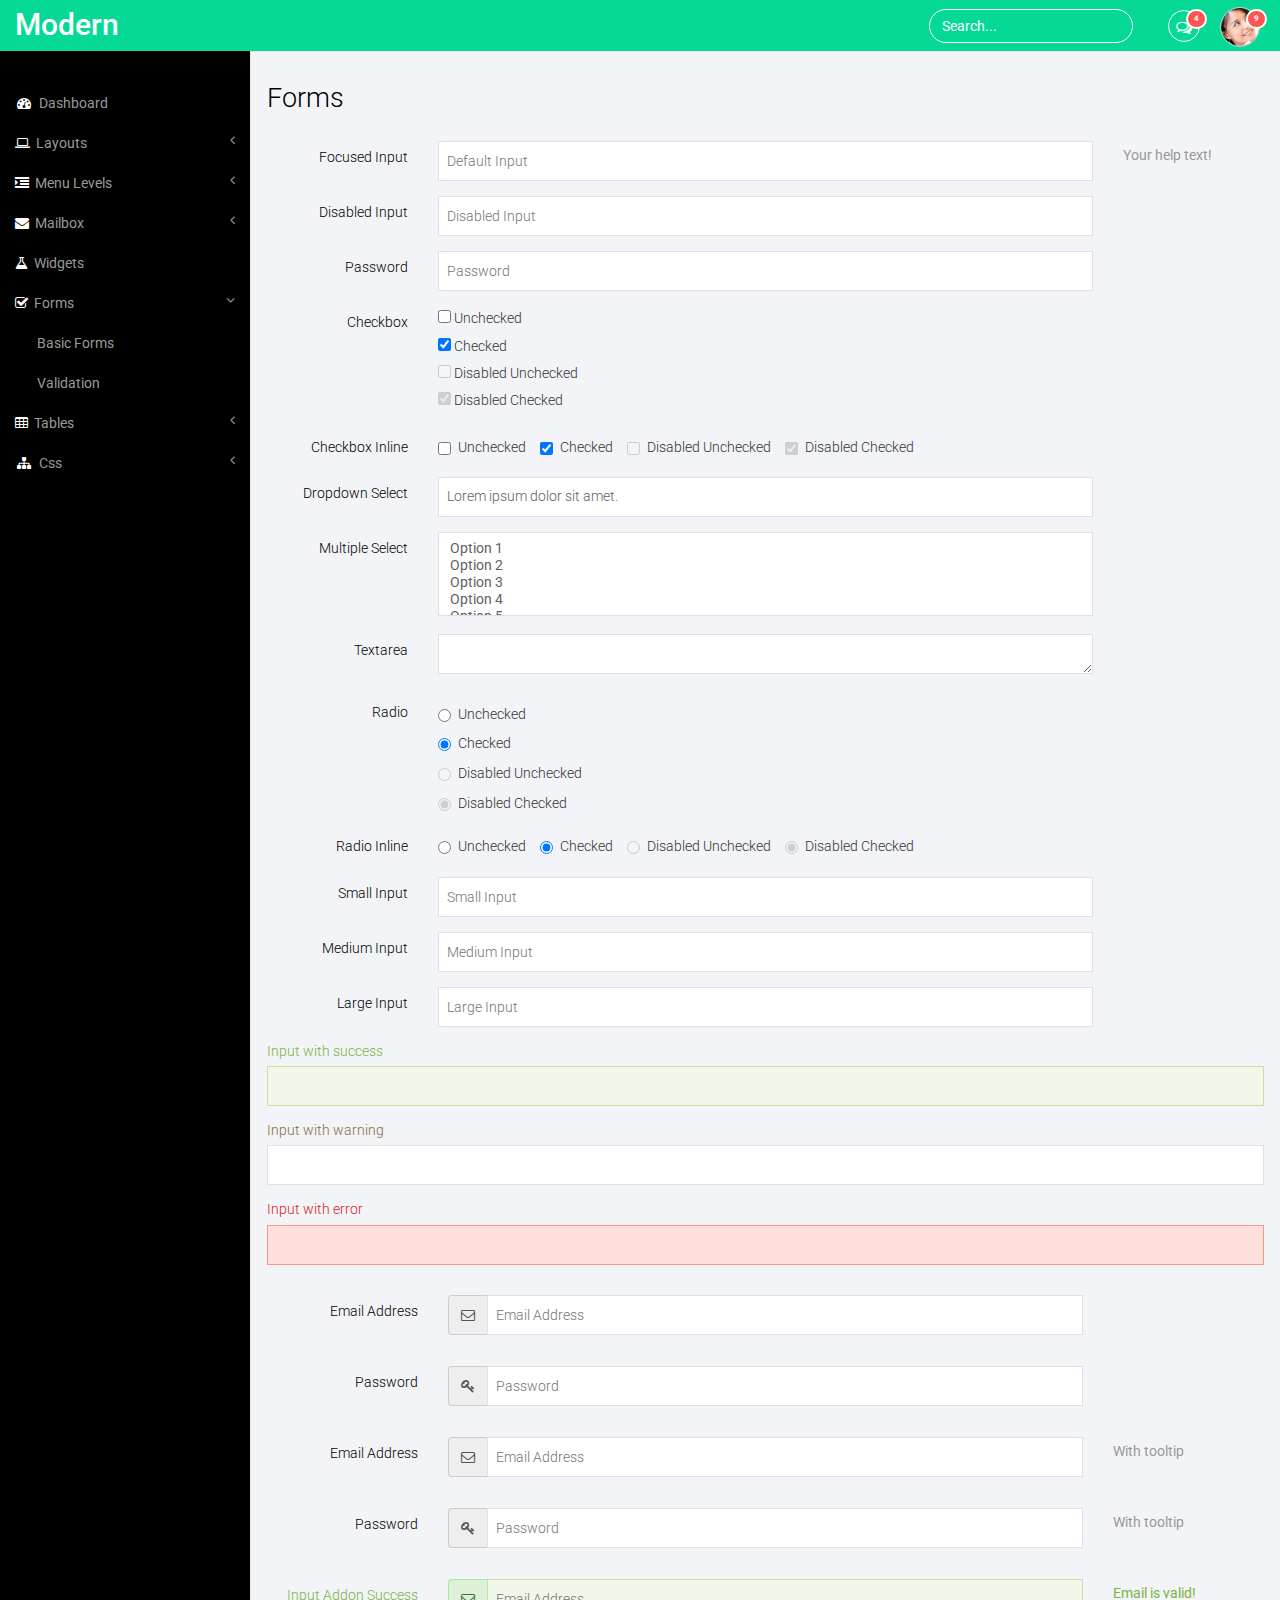
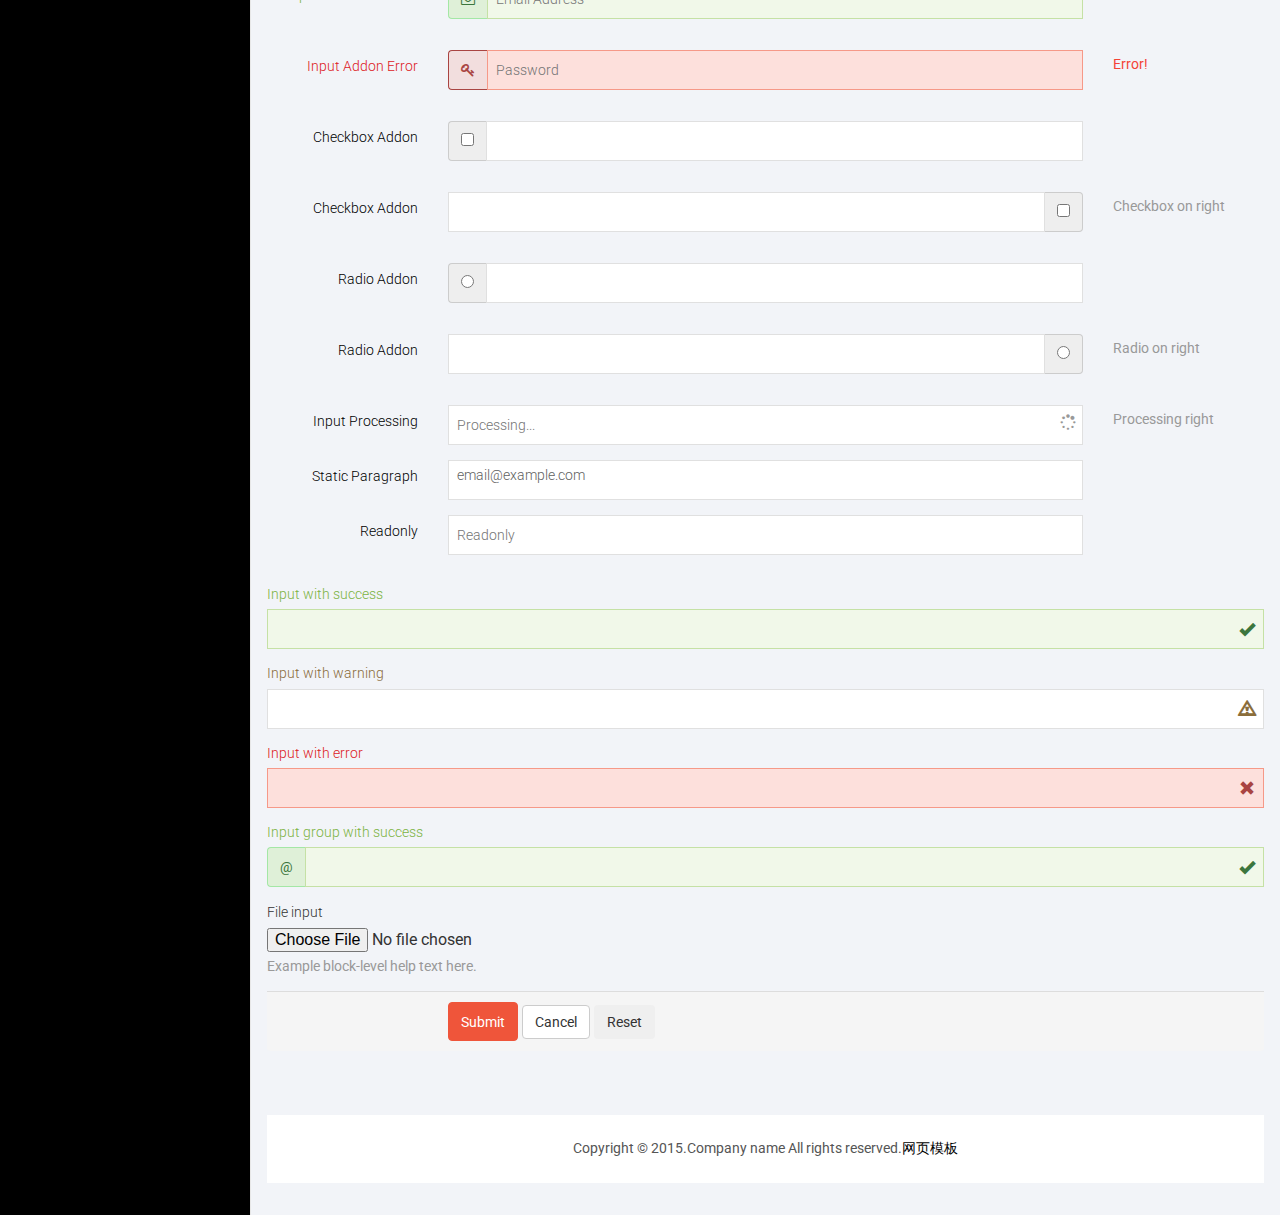
<file: web/moban600/forms.html>
<!DOCTYPE HTML>
<html>
<head>
<title>Forms</title>
<meta name="viewport" content="width=device-width, initial-scale=1">
<meta http-equiv="Content-Type" content="text/html; charset=utf-8" />
<meta name="keywords" content="Modern Responsive web template, Bootstrap Web Templates, Flat Web Templates, Andriod Compatible web template, 
Smartphone Compatible web template, free webdesigns for Nokia, Samsung, LG, SonyErricsson, Motorola web design" />
<script type="application/x-javascript"> addEventListener("load", function() { setTimeout(hideURLbar, 0); }, false); function hideURLbar(){ window.scrollTo(0,1); } </script>
 <!-- Bootstrap Core CSS -->
<link href="css/bootstrap.min.css" rel='stylesheet' type='text/css' />
<!-- Custom CSS -->
<link href="css/style.css" rel='stylesheet' type='text/css' />
<link href="css/font-awesome.css" rel="stylesheet"> 
<!-- jQuery -->
<script src="js/jquery.min.js"></script>
<!----webfonts--->
<link href='http://fonts.useso.com/css?family=Roboto:400,100,300,500,700,900' rel='stylesheet' type='text/css'>
<!---//webfonts--->  
<!-- Bootstrap Core JavaScript -->
<script src="js/bootstrap.min.js"></script>
</head>
<body>
<div id="wrapper">
     <!-- Navigation -->
        <nav class="top1 navbar navbar-default navbar-static-top" role="navigation" style="margin-bottom: 0">
            <div class="navbar-header">
                <button type="button" class="navbar-toggle" data-toggle="collapse" data-target=".navbar-collapse">
                    <span class="sr-only">Toggle navigation</span>
                    <span class="icon-bar"></span>
                    <span class="icon-bar"></span>
                    <span class="icon-bar"></span>
                </button>
                <a class="navbar-brand" href="index.html">Modern</a>
            </div>
            <!-- /.navbar-header -->
            <ul class="nav navbar-nav navbar-right">
				<li class="dropdown">
	        		<a href="#" class="dropdown-toggle" data-toggle="dropdown" aria-expanded="false"><i class="fa fa-comments-o"></i><span class="badge">4</span></a>
	        		<ul class="dropdown-menu">
						<li class="dropdown-menu-header">
							<strong>Messages</strong>
							<div class="progress thin">
							  <div class="progress-bar progress-bar-success" role="progressbar" aria-valuenow="40" aria-valuemin="0" aria-valuemax="100" style="width: 40%">
							    <span class="sr-only">40% Complete (success)</span>
							  </div>
							</div>
						</li>
						<li class="avatar">
							<a href="#">
								<img src="images/1.png" alt=""/>
								<div>New message</div>
								<small>1 minute ago</small>
								<span class="label label-info">NEW</span>
							</a>
						</li>
						<li class="avatar">
							<a href="#">
								<img src="images/2.png" alt=""/>
								<div>New message</div>
								<small>1 minute ago</small>
								<span class="label label-info">NEW</span>
							</a>
						</li>
						<li class="avatar">
							<a href="#">
								<img src="images/3.png" alt=""/>
								<div>New message</div>
								<small>1 minute ago</small>
							</a>
						</li>
						<li class="avatar">
							<a href="#">
								<img src="images/4.png" alt=""/>
								<div>New message</div>
								<small>1 minute ago</small>
							</a>
						</li>
						<li class="avatar">
							<a href="#">
								<img src="images/5.png" alt=""/>
								<div>New message</div>
								<small>1 minute ago</small>
							</a>
						</li>
						<li class="avatar">
							<a href="#">
								<img src="images/pic1.png" alt=""/>
								<div>New message</div>
								<small>1 minute ago</small>
							</a>
						</li>
						<li class="dropdown-menu-footer text-center">
							<a href="#">View all messages</a>
						</li>	
	        		</ul>
	      		</li>
			    <li class="dropdown">
	        		<a href="#" class="dropdown-toggle avatar" data-toggle="dropdown"><img src="images/1.png" alt=""/><span class="badge">9</span></a>
	        		<ul class="dropdown-menu">
						<li class="dropdown-menu-header text-center">
							<strong>Account</strong>
						</li>
						<li class="m_2"><a href="#"><i class="fa fa-bell-o"></i> Updates <span class="label label-info">42</span></a></li>
						<li class="m_2"><a href="#"><i class="fa fa-envelope-o"></i> Messages <span class="label label-success">42</span></a></li>
						<li class="m_2"><a href="#"><i class="fa fa-tasks"></i> Tasks <span class="label label-danger">42</span></a></li>
						<li><a href="#"><i class="fa fa-comments"></i> Comments <span class="label label-warning">42</span></a></li>
						<li class="dropdown-menu-header text-center">
							<strong>Settings</strong>
						</li>
						<li class="m_2"><a href="#"><i class="fa fa-user"></i> Profile</a></li>
						<li class="m_2"><a href="#"><i class="fa fa-wrench"></i> Settings</a></li>
						<li class="m_2"><a href="#"><i class="fa fa-usd"></i> Payments <span class="label label-default">42</span></a></li>
						<li class="m_2"><a href="#"><i class="fa fa-file"></i> Projects <span class="label label-primary">42</span></a></li>
						<li class="divider"></li>
						<li class="m_2"><a href="#"><i class="fa fa-shield"></i> Lock Profile</a></li>
						<li class="m_2"><a href="#"><i class="fa fa-lock"></i> Logout</a></li>	
	        		</ul>
	      		</li>
			</ul>
			<form class="navbar-form navbar-right">
              <input type="text" class="form-control" value="Search..." onfocus="this.value = '';" onblur="if (this.value == '') {this.value = 'Search...';}">
            </form>
            <div class="navbar-default sidebar" role="navigation">
                <div class="sidebar-nav navbar-collapse">
                    <ul class="nav" id="side-menu">
                        <li>
                            <a href="index.html"><i class="fa fa-dashboard fa-fw nav_icon"></i>Dashboard</a>
                        </li>
                        <li>
                            <a href="#"><i class="fa fa-laptop nav_icon"></i>Layouts<span class="fa arrow"></span></a>
                            <ul class="nav nav-second-level">
                                <li>
                                    <a href="grids.html">Grid System</a>
                                </li>
                            </ul>
                            <!-- /.nav-second-level -->
                        </li>
                        <li>
                            <a href="#"><i class="fa fa-indent nav_icon"></i>Menu Levels<span class="fa arrow"></span></a>
                            <ul class="nav nav-second-level">
                                <li>
                                    <a href="graphs.html">Graphs</a>
                                </li>
                                <li>
                                    <a href="typography.html">Typography</a>
                                </li>
                            </ul>
                            <!-- /.nav-second-level -->
                        </li>
                        <li>
                            <a href="#"><i class="fa fa-envelope nav_icon"></i>Mailbox<span class="fa arrow"></span></a>
                            <ul class="nav nav-second-level">
                                <li>
                                    <a href="inbox.html">Inbox</a>
                                </li>
                                <li>
                                    <a href="compose.html">Compose email</a>
                                </li>
                            </ul>
                            <!-- /.nav-second-level -->
                        </li>
                        <li>
                            <a href="widgets.html"><i class="fa fa-flask nav_icon"></i>Widgets</a>
                        </li>
                         <li>
                            <a href="#"><i class="fa fa-check-square-o nav_icon"></i>Forms<span class="fa arrow"></span></a>
                            <ul class="nav nav-second-level">
                                <li>
                                    <a href="forms.html">Basic Forms</a>
                                </li>
                                <li>
                                    <a href="validation.html">Validation</a>
                                </li>
                            </ul>
                            <!-- /.nav-second-level -->
                        </li>
                        <li>
                            <a href="#"><i class="fa fa-table nav_icon"></i>Tables<span class="fa arrow"></span></a>
                            <ul class="nav nav-second-level">
                                <li>
                                    <a href="basic_tables.html">Basic Tables</a>
                                </li>
                            </ul>
                            <!-- /.nav-second-level -->
                        </li>
                        <li>
                            <a href="#"><i class="fa fa-sitemap fa-fw nav_icon"></i>Css<span class="fa arrow"></span></a>
                            <ul class="nav nav-second-level">
                                <li>
                                    <a href="media.html">Media</a>
                                </li>
                                <li>
                                    <a href="login.html">Login</a>
                                </li>
                            </ul>
                            <!-- /.nav-second-level -->
                        </li>
                    </ul>
                </div>
                <!-- /.sidebar-collapse -->
            </div>
            <!-- /.navbar-static-side -->
        </nav>
        <div id="page-wrapper">
        <div class="graphs">
	     <div class="xs">
  	       <h3>Forms</h3>
  	         <div class="tab-content">
						<div class="tab-pane active" id="horizontal-form">
							<form class="form-horizontal">
								<div class="form-group">
									<label for="focusedinput" class="col-sm-2 control-label">Focused Input</label>
									<div class="col-sm-8">
										<input type="text" class="form-control1" id="focusedinput" placeholder="Default Input">
									</div>
									<div class="col-sm-2">
										<p class="help-block">Your help text!</p>
									</div>
								</div>
								<div class="form-group">
									<label for="disabledinput" class="col-sm-2 control-label">Disabled Input</label>
									<div class="col-sm-8">
										<input disabled="" type="text" class="form-control1" id="disabledinput" placeholder="Disabled Input">
									</div>
								</div>
								<div class="form-group">
									<label for="inputPassword" class="col-sm-2 control-label">Password</label>
									<div class="col-sm-8">
										<input type="password" class="form-control1" id="inputPassword" placeholder="Password">
									</div>
								</div>
								<div class="form-group">
									<label for="checkbox" class="col-sm-2 control-label">Checkbox</label>
									<div class="col-sm-8">
										<div class="checkbox-inline1"><label><input type="checkbox"> Unchecked</label></div>
										<div class="checkbox-inline1"><label><input type="checkbox" checked=""> Checked</label></div>
										<div class="checkbox-inline1"><label><input type="checkbox" disabled=""> Disabled Unchecked</label></div>
										<div class="checkbox-inline1"><label><input type="checkbox" disabled="" checked=""> Disabled Checked</label></div>
									</div>
								</div>
								<div class="form-group">
									<label for="checkbox" class="col-sm-2 control-label">Checkbox Inline</label>
									<div class="col-sm-8">
										<div class="checkbox-inline"><label><input type="checkbox"> Unchecked</label></div>
										<div class="checkbox-inline"><label><input type="checkbox" checked=""> Checked</label></div>
										<div class="checkbox-inline"><label><input type="checkbox" disabled=""> Disabled Unchecked</label></div>
										<div class="checkbox-inline"><label><input type="checkbox" disabled="" checked=""> Disabled Checked</label></div>
									</div>
								</div>
								<div class="form-group">
									<label for="selector1" class="col-sm-2 control-label">Dropdown Select</label>
									<div class="col-sm-8"><select name="selector1" id="selector1" class="form-control1">
										<option>Lorem ipsum dolor sit amet.</option>
										<option>Dolore, ab unde modi est!</option>
										<option>Illum, fuga minus sit eaque.</option>
										<option>Consequatur ducimus maiores voluptatum minima.</option>
									</select></div>
								</div>
								<div class="form-group">
									<label class="col-sm-2 control-label">Multiple Select</label>
									<div class="col-sm-8">
										<select multiple="" class="form-control1">
											<option>Option 1</option>
											<option>Option 2</option>
											<option>Option 3</option>
											<option>Option 4</option>
											<option>Option 5</option>
										</select>
									</div>
								</div>
								<div class="form-group">
									<label for="txtarea1" class="col-sm-2 control-label">Textarea</label>
									<div class="col-sm-8"><textarea name="txtarea1" id="txtarea1" cols="50" rows="4" class="form-control1"></textarea></div>
								</div>
								<div class="form-group">
									<label for="radio" class="col-sm-2 control-label">Radio</label>
									<div class="col-sm-8">
										<div class="radio block"><label><input type="radio"> Unchecked</label></div>
										<div class="radio block"><label><input type="radio" checked=""> Checked</label></div>
										<div class="radio block"><label><input type="radio" disabled=""> Disabled Unchecked</label></div>
										<div class="radio block"><label><input type="radio" disabled="" checked=""> Disabled Checked</label></div>
									</div>
								</div>
								<div class="form-group">
									<label for="radio" class="col-sm-2 control-label">Radio Inline</label>
									<div class="col-sm-8">
										<div class="radio-inline"><label><input type="radio"> Unchecked</label></div>
										<div class="radio-inline"><label><input type="radio" checked=""> Checked</label></div>
										<div class="radio-inline"><label><input type="radio" disabled=""> Disabled Unchecked</label></div>
										<div class="radio-inline"><label><input type="radio" disabled="" checked=""> Disabled Checked</label></div>
									</div>
								</div>
								<div class="form-group">
									<label for="smallinput" class="col-sm-2 control-label label-input-sm">Small Input</label>
									<div class="col-sm-8">
										<input type="text" class="form-control1 input-sm" id="smallinput" placeholder="Small Input">
									</div>
								</div>
								<div class="form-group">
									<label for="mediuminput" class="col-sm-2 control-label">Medium Input</label>
									<div class="col-sm-8">
										<input type="text" class="form-control1" id="mediuminput" placeholder="Medium Input">
									</div>
								</div>
								<div class="form-group mb-n">
									<label for="largeinput" class="col-sm-2 control-label label-input-lg">Large Input</label>
									<div class="col-sm-8">
										<input type="text" class="form-control1 input-lg" id="largeinput" placeholder="Large Input">
									</div>
								</div>
							</form>
						</div>
					</div>
					
					<div class="bs-example" data-example-id="form-validation-states">
    <form>
      <div class="form-group has-success">
        <label class="control-label" for="inputSuccess1">Input with success</label>
        <input type="text" class="form-control1" id="inputSuccess1">
      </div>
      <div class="form-group has-warning">
        <label class="control-label" for="inputWarning1">Input with warning</label>
        <input type="text" class="form-control1" id="inputWarning1">
      </div>
      <div class="form-group has-error">
        <label class="control-label" for="inputError1">Input with error</label>
        <input type="text" class="form-control1" id="inputError1">
      </div>
    </form>
  </div>
  <div class="panel-body">
					<form role="form" class="form-horizontal">
						<div class="form-group">
							<label class="col-md-2 control-label">Email Address</label>
							<div class="col-md-8">
								<div class="input-group">							
									<span class="input-group-addon">
										<i class="fa fa-envelope-o"></i>
									</span>
									<input type="text" class="form-control1" placeholder="Email Address">
								</div>
							</div>
						</div>
						<div class="form-group">
							<label class="col-md-2 control-label">Password</label>
							<div class="col-md-8">
								<div class="input-group">
									<span class="input-group-addon">
										<i class="fa fa-key"></i>
									</span>
									<input type="password" class="form-control1" id="exampleInputPassword1" placeholder="Password">
								</div>
							</div>
						</div>
						<div class="form-group">
							<label class="col-md-2 control-label">Email Address</label>
							<div class="col-md-8">
								<div class="input-group input-icon right">
									<span class="input-group-addon">
										<i class="fa fa-envelope-o"></i>
									</span>
									<input id="email" class="form-control1" type="text" placeholder="Email Address">
								</div>
							</div>
							<div class="col-sm-2">
								<p class="help-block">With tooltip</p>
							</div>
						</div>
						<div class="form-group">
							<label class="col-md-2 control-label">Password</label>
							<div class="col-md-8">
								<div class="input-group input-icon right">
									<span class="input-group-addon">
										<i class="fa fa-key"></i>
									</span>
									<input type="password" class="form-control1" placeholder="Password">
								</div>
							</div>
							<div class="col-sm-2">
								<p class="help-block">With tooltip</p>
							</div>
						</div>
						<div class="form-group has-success">
							<label class="col-md-2 control-label">Input Addon Success</label>
							<div class="col-md-8">
								<div class="input-group input-icon right">
									<span class="input-group-addon">
										<i class="fa fa-envelope-o"></i>
									</span>
								    <input id="email" class="form-control1" type="text" placeholder="Email Address">
								</div>
							</div>
							<div class="col-sm-2">
								<p class="help-block">Email is valid!</p>
							</div>
						</div>
						<div class="form-group has-error">
							<label class="col-md-2 control-label">Input Addon Error</label>
							<div class="col-md-8">
								<div class="input-group input-icon right">
									<span class="input-group-addon">
										<i class="fa fa-key"></i>
									</span>
									<input type="password" class="form-control1" placeholder="Password">
								</div>
							</div>
							<div class="col-sm-2">
								<p class="help-block">Error!</p>
							</div>
						</div>
						<div class="form-group">
							<label class="col-md-2 control-label">Checkbox Addon</label>
							<div class="col-md-8">
								<div class="input-group">
									<div class="input-group-addon"><input type="checkbox"></div>
									<input type="text" class="form-control1">
								</div>
							</div>
						</div>
						<div class="form-group">
							<label class="col-md-2 control-label">Checkbox Addon</label>
							<div class="col-md-8">
								<div class="input-group">
									<input type="text" class="form-control1">
									<div class="input-group-addon"><input type="checkbox"></div>
									
								</div>
							</div>
							<div class="col-sm-2">
								<p class="help-block">Checkbox on right</p>
							</div>
						</div>
						<div class="form-group">
							<label class="col-md-2 control-label">Radio Addon</label>
							<div class="col-md-8">
								<div class="input-group">
									<div class="input-group-addon"><input type="radio"></div>
									<input type="text" class="form-control1">
								</div>
							</div>
						</div>
						<div class="form-group">
							<label class="col-md-2 control-label">Radio Addon</label>
							<div class="col-md-8">
								<div class="input-group">
									<input type="text" class="form-control1">
									<div class="input-group-addon"><input type="radio"></div>
									
								</div>
							</div>
							<div class="col-sm-2">
								<p class="help-block">Radio on right</p>
							</div>
						</div>
						<div class="form-group">
							<label class="col-md-2 control-label">Input Processing</label>
							<div class="col-md-8">
								<div class="input-icon right spinner">
									<i class="fa fa-fw fa-spin fa-spinner"></i>
									<input id="email" class="form-control1" type="text" placeholder="Processing...">
								</div>
							</div>
							<div class="col-sm-2">
								<p class="help-block">Processing right</p>
							</div>
						</div>
						<div class="form-group">
							<label class="col-md-2 control-label">Static Paragraph</label>
							<div class="col-md-8">
								<p class="form-control1 m-n">email@example.com</p>
							</div>
						</div>
						<div class="form-group mb-n">
							<label class="col-md-2 control-label">Readonly</label>
							<div class="col-md-8">
								<input type="text" class="form-control1" placeholder="Readonly" readonly="">
							</div>
						</div>
					</form>
	</div>
	<div class="bs-example" data-example-id="form-validation-states-with-icons">
    <form>
      <div class="form-group has-success has-feedback">
        <label class="control-label" for="inputSuccess2">Input with success</label>
        <input type="text" class="form-control1" id="inputSuccess2" aria-describedby="inputSuccess2Status">
        <span class="glyphicon glyphicon-ok form-control-feedback" aria-hidden="true"></span>
        <span id="inputSuccess2Status" class="sr-only">(success)</span>
      </div>
      <div class="form-group has-warning has-feedback">
        <label class="control-label" for="inputWarning2">Input with warning</label>
        <input type="text" class="form-control1" id="inputWarning2" aria-describedby="inputWarning2Status">
        <span class="glyphicon glyphicon-warning-sign form-control-feedback" aria-hidden="true"></span>
        <span id="inputWarning2Status" class="sr-only">(warning)</span>
      </div>
      <div class="form-group has-error has-feedback">
        <label class="control-label" for="inputError2">Input with error</label>
        <input type="text" class="form-control1" id="inputError2" aria-describedby="inputError2Status">
        <span class="glyphicon glyphicon-remove form-control-feedback" aria-hidden="true"></span>
        <span id="inputError2Status" class="sr-only">(error)</span>
      </div>
      <div class="form-group has-success has-feedback">
        <label class="control-label" for="inputGroupSuccess1">Input group with success</label>
        <div class="input-group">
          <span class="input-group-addon">@</span>
          <input type="text" class="form-control1" id="inputGroupSuccess1" aria-describedby="inputGroupSuccess1Status">
        </div>
        <span class="glyphicon glyphicon-ok form-control-feedback" aria-hidden="true"></span>
        <span id="inputGroupSuccess1Status" class="sr-only">(success)</span>
      </div>
      <div class="form-group">
        <label for="exampleInputFile">File input</label>
        <input type="file" id="exampleInputFile">
        <p class="help-block">Example block-level help text here.</p>
      </div>
      <div class="panel-footer">
		<div class="row">
			<div class="col-sm-8 col-sm-offset-2">
				<button class="btn-success btn">Submit</button>
				<button class="btn-default btn">Cancel</button>
				<button class="btn-inverse btn">Reset</button>
			</div>
		</div>
	 </div>
    </form>
  </div>
  </div>
  <div class="copy_layout">
      <p>Copyright &copy; 2015.Company name All rights reserved.<a target="_blank" href="http://sc.chinaz.com/moban/">&#x7F51;&#x9875;&#x6A21;&#x677F;</a></p>
  </div>
  </div>
      </div>
      <!-- /#page-wrapper -->
   </div>
    <!-- /#wrapper -->
<!-- Nav CSS -->
<link href="css/custom.css" rel="stylesheet">
<!-- Metis Menu Plugin JavaScript -->
<script src="js/metisMenu.min.js"></script>
<script src="js/custom.js"></script>
</body>
</html>
</file>
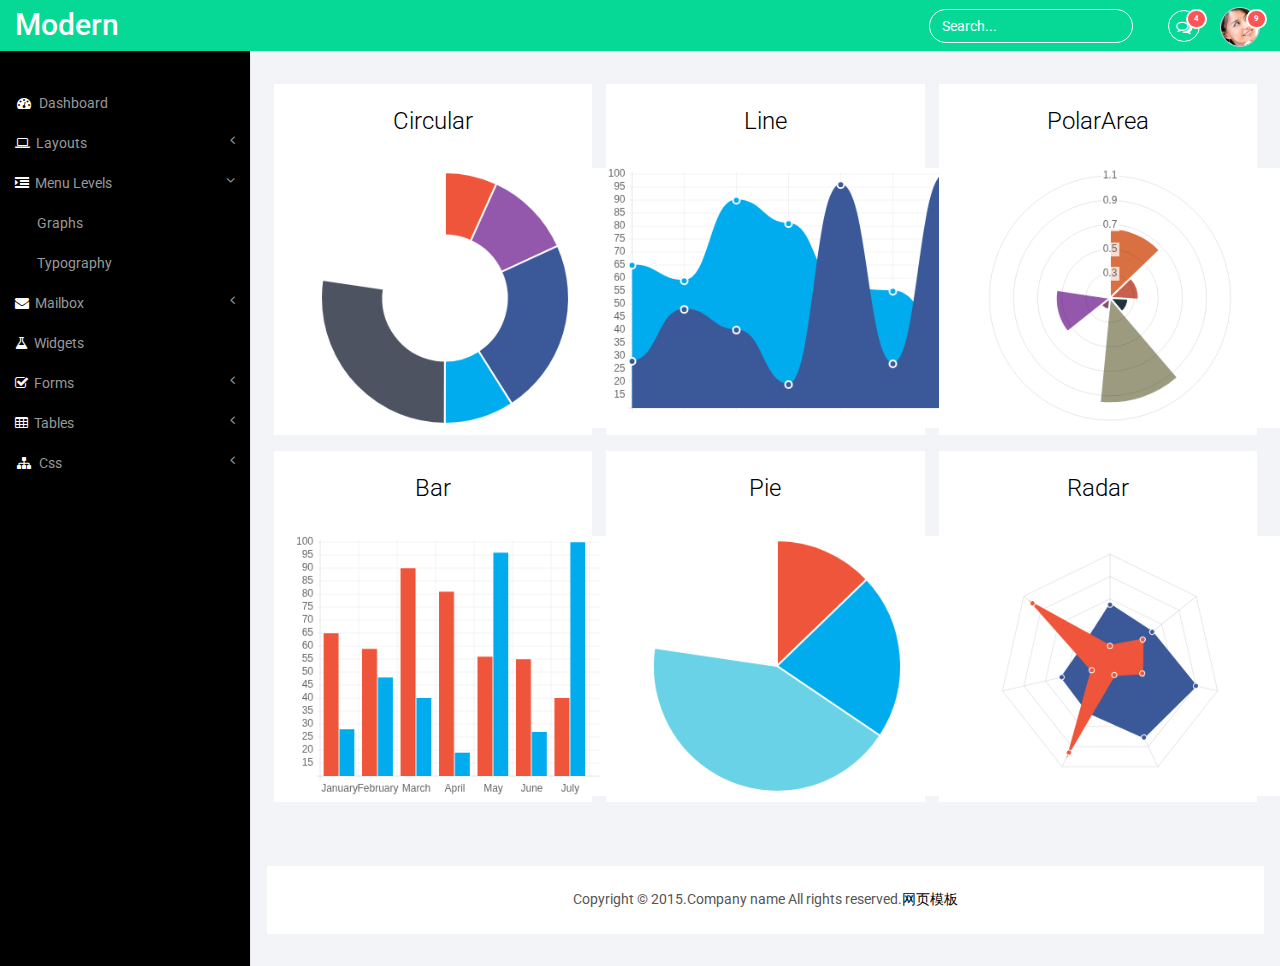
<file: web/moban600/graphs.html>
<!DOCTYPE HTML>
<html>
<head>
<title>Graphs</title>
<meta name="viewport" content="width=device-width, initial-scale=1">
<meta http-equiv="Content-Type" content="text/html; charset=utf-8" />
<meta name="keywords" content="Modern Responsive web template, Bootstrap Web Templates, Flat Web Templates, Andriod Compatible web template, 
Smartphone Compatible web template, free webdesigns for Nokia, Samsung, LG, SonyErricsson, Motorola web design" />
<script type="application/x-javascript"> addEventListener("load", function() { setTimeout(hideURLbar, 0); }, false); function hideURLbar(){ window.scrollTo(0,1); } </script>
 <!-- Bootstrap Core CSS -->
<link href="css/bootstrap.min.css" rel='stylesheet' type='text/css' />
<!-- Custom CSS -->
<link href="css/style.css" rel='stylesheet' type='text/css' />
<link href="css/font-awesome.css" rel="stylesheet"> 
<!-- jQuery -->
<script src="js/jquery.min.js"></script>
<!----webfonts--->
<link href='http://fonts.useso.com/css?family=Roboto:400,100,300,500,700,900' rel='stylesheet' type='text/css'>
<!---//webfonts--->  
<!-- chart -->
<script src="js/Chart.js"></script>
<!-- //chart -->
</head>
<body>
<div id="wrapper">
     <!-- Navigation -->
        <nav class="top1 navbar navbar-default navbar-static-top" role="navigation" style="margin-bottom: 0">
            <div class="navbar-header">
                <button type="button" class="navbar-toggle" data-toggle="collapse" data-target=".navbar-collapse">
                    <span class="sr-only">Toggle navigation</span>
                    <span class="icon-bar"></span>
                    <span class="icon-bar"></span>
                    <span class="icon-bar"></span>
                </button>
                <a class="navbar-brand" href="index.html">Modern</a>
            </div>
            <!-- /.navbar-header -->
            <ul class="nav navbar-nav navbar-right">
				<li class="dropdown">
	        		<a href="#" class="dropdown-toggle" data-toggle="dropdown" aria-expanded="false"><i class="fa fa-comments-o"></i><span class="badge">4</span></a>
	        		<ul class="dropdown-menu">
						<li class="dropdown-menu-header">
							<strong>Messages</strong>
							<div class="progress thin">
							  <div class="progress-bar progress-bar-success" role="progressbar" aria-valuenow="40" aria-valuemin="0" aria-valuemax="100" style="width: 40%">
							    <span class="sr-only">40% Complete (success)</span>
							  </div>
							</div>
						</li>
						<li class="avatar">
							<a href="#">
								<img src="images/1.png" alt=""/>
								<div>New message</div>
								<small>1 minute ago</small>
								<span class="label label-info">NEW</span>
							</a>
						</li>
						<li class="avatar">
							<a href="#">
								<img src="images/2.png" alt=""/>
								<div>New message</div>
								<small>1 minute ago</small>
								<span class="label label-info">NEW</span>
							</a>
						</li>
						<li class="avatar">
							<a href="#">
								<img src="images/3.png" alt=""/>
								<div>New message</div>
								<small>1 minute ago</small>
							</a>
						</li>
						<li class="avatar">
							<a href="#">
								<img src="images/4.png" alt=""/>
								<div>New message</div>
								<small>1 minute ago</small>
							</a>
						</li>
						<li class="avatar">
							<a href="#">
								<img src="images/5.png" alt=""/>
								<div>New message</div>
								<small>1 minute ago</small>
							</a>
						</li>
						<li class="avatar">
							<a href="#">
								<img src="images/pic1.png" alt=""/>
								<div>New message</div>
								<small>1 minute ago</small>
							</a>
						</li>
						<li class="dropdown-menu-footer text-center">
							<a href="#">View all messages</a>
						</li>	
	        		</ul>
	      		</li>
			    <li class="dropdown">
	        		<a href="#" class="dropdown-toggle avatar" data-toggle="dropdown"><img src="images/1.png" alt=""/><span class="badge">9</span></a>
	        		<ul class="dropdown-menu">
						<li class="dropdown-menu-header text-center">
							<strong>Account</strong>
						</li>
						<li class="m_2"><a href="#"><i class="fa fa-bell-o"></i> Updates <span class="label label-info">42</span></a></li>
						<li class="m_2"><a href="#"><i class="fa fa-envelope-o"></i> Messages <span class="label label-success">42</span></a></li>
						<li class="m_2"><a href="#"><i class="fa fa-tasks"></i> Tasks <span class="label label-danger">42</span></a></li>
						<li><a href="#"><i class="fa fa-comments"></i> Comments <span class="label label-warning">42</span></a></li>
						<li class="dropdown-menu-header text-center">
							<strong>Settings</strong>
						</li>
						<li class="m_2"><a href="#"><i class="fa fa-user"></i> Profile</a></li>
						<li class="m_2"><a href="#"><i class="fa fa-wrench"></i> Settings</a></li>
						<li class="m_2"><a href="#"><i class="fa fa-usd"></i> Payments <span class="label label-default">42</span></a></li>
						<li class="m_2"><a href="#"><i class="fa fa-file"></i> Projects <span class="label label-primary">42</span></a></li>
						<li class="divider"></li>
						<li class="m_2"><a href="#"><i class="fa fa-shield"></i> Lock Profile</a></li>
						<li class="m_2"><a href="#"><i class="fa fa-lock"></i> Logout</a></li>	
	        		</ul>
	      		</li>
			</ul>
			<form class="navbar-form navbar-right">
              <input type="text" class="form-control" value="Search..." onfocus="this.value = '';" onblur="if (this.value == '') {this.value = 'Search...';}">
            </form>
            <div class="navbar-default sidebar" role="navigation">
                <div class="sidebar-nav navbar-collapse">
                    <ul class="nav" id="side-menu">
                        <li>
                            <a href="index.html"><i class="fa fa-dashboard fa-fw nav_icon"></i>Dashboard</a>
                        </li>
                        <li>
                            <a href="#"><i class="fa fa-laptop nav_icon"></i>Layouts<span class="fa arrow"></span></a>
                            <ul class="nav nav-second-level">
                                <li>
                                    <a href="grids.html">Grid System</a>
                                </li>
                            </ul>
                            <!-- /.nav-second-level -->
                        </li>
                        <li>
                            <a href="#"><i class="fa fa-indent nav_icon"></i>Menu Levels<span class="fa arrow"></span></a>
                            <ul class="nav nav-second-level">
                                <li>
                                    <a href="graphs.html">Graphs</a>
                                </li>
                                <li>
                                    <a href="typography.html">Typography</a>
                                </li>
                            </ul>
                            <!-- /.nav-second-level -->
                        </li>
                        <li>
                            <a href="#"><i class="fa fa-envelope nav_icon"></i>Mailbox<span class="fa arrow"></span></a>
                            <ul class="nav nav-second-level">
                                <li>
                                    <a href="inbox.html">Inbox</a>
                                </li>
                                <li>
                                    <a href="compose.html">Compose email</a>
                                </li>
                            </ul>
                            <!-- /.nav-second-level -->
                        </li>
                        <li>
                            <a href="widgets.html"><i class="fa fa-flask nav_icon"></i>Widgets</a>
                        </li>
                         <li>
                            <a href="#"><i class="fa fa-check-square-o nav_icon"></i>Forms<span class="fa arrow"></span></a>
                            <ul class="nav nav-second-level">
                                <li>
                                    <a href="forms.html">Basic Forms</a>
                                </li>
                                <li>
                                    <a href="validation.html">Validation</a>
                                </li>
                            </ul>
                            <!-- /.nav-second-level -->
                        </li>
                        <li>
                            <a href="#"><i class="fa fa-table nav_icon"></i>Tables<span class="fa arrow"></span></a>
                            <ul class="nav nav-second-level">
                                <li>
                                    <a href="basic_tables.html">Basic Tables</a>
                                </li>
                            </ul>
                            <!-- /.nav-second-level -->
                        </li>
                        <li>
                            <a href="#"><i class="fa fa-sitemap fa-fw nav_icon"></i>Css<span class="fa arrow"></span></a>
                            <ul class="nav nav-second-level">
                                <li>
                                    <a href="media.html">Media</a>
                                </li>
                                <li>
                                    <a href="login.html">Login</a>
                                </li>
                            </ul>
                            <!-- /.nav-second-level -->
                        </li>
                    </ul>
                </div>
                <!-- /.sidebar-collapse -->
            </div>
            <!-- /.navbar-static-side -->
        </nav>
        <div id="page-wrapper">
        <div class="graphs">
	    <div class="graph_box">
			<div class="col-md-4 grid_2"><div class="grid_1">
				<h3>Circular</h3>
				<canvas id="doughnut" height="300" width="400" style="width: 400px; height: 300px;"></canvas>
			</div></div>
			<div class="col-md-4 grid_2"><div class="grid_1">
				<h3>Line</h3>
				<canvas id="line" height="300" width="400" style="width: 400px; height: 300px;"></canvas>
			</div></div>
			<div class="col-md-4 grid_2"><div class="grid_1">
				<h3>PolarArea</h3>
				<canvas id="polarArea" height="300" width="400" style="width: 400px; height: 300px;"></canvas>
			</div></div>
			<div class="clearfix"> </div>
	    </div>
	    <div class="graph_box1">
			<div class="col-md-4 grid_2"><div class="grid_1">
				<h3>Bar</h3>
				<canvas id="bar" height="300" width="400" style="width: 400px; height: 300px;"></canvas>
			</div></div>
			<div class="col-md-4 grid_2"><div class="grid_1">
				<h3>Pie</h3>
				<canvas id="pie" height="300" width="400" style="width: 400px; height: 300px;"></canvas>
			</div></div>
			<div class="col-md-4 grid_2"><div class="grid_1">
				<h3>Radar</h3><canvas id="radar" height="300" width="400" style="width: 400px; height: 300px;"></canvas>
			</div></div>
			<div class="clearfix"> </div>
		</div>
    <script>

		var doughnutData = [
				{
					value: 30,
					color:"#ef553a"
				},
				{
					value : 50,
					color : "#9358ac"
				},
				{
					value : 100,
					color : "#3b5998"
				},
				{
					value : 40,
					color : "#00aced"
				},
				{
					value : 120,
					color : "#4D5360"
				}
			
			];
		var lineChartData = {
			labels : ["","","","","","",""],
			datasets : [
				{
					fillColor : "#00aced",
					strokeColor : "#00aced",
					pointColor : "#00aced",
					pointStrokeColor : "#fff",
					data : [65,59,90,81,56,55,40]
				},
				{
					fillColor : "#3b5998",
					strokeColor : "#3b5998",
					pointColor : "#3b5998",
					pointStrokeColor : "#fff",
					data : [28,48,40,19,96,27,100]
				}
			]
			
		};
		var pieData = [
				{
					value: 30,
					color:"#ef553a"
				},
				{
					value : 50,
					color : "#00aced"
				},
				{
					value : 100,
					color : "#69D2E7"
				}
			
			];
		var barChartData = {
			labels : ["January","February","March","April","May","June","July"],
			datasets : [
				{
					fillColor : "#ef553a",
					strokeColor : "#ef553a",
					data : [65,59,90,81,56,55,40]
				},
				{
					fillColor : "#00aced",
					strokeColor : "#00aced",
					data : [28,48,40,19,96,27,100]
				}
			]
			
		};
	var chartData = [
			{
				value : Math.random(),
				color: "#D97041"
			},
			{
				value : Math.random(),
				color: "#C7604C"
			},
			{
				value : Math.random(),
				color: "#21323D"
			},
			{
				value : Math.random(),
				color: "#9D9B7F"
			},
			{
				value : Math.random(),
				color: "#7D4F6D"
			},
			{
				value : Math.random(),
				color: "#9358ac"
			}
		];
		var radarChartData = {
			labels : ["","","","","","",""],
			datasets : [
				{
					fillColor : "#3b5998",
					strokeColor : "#3b5998",
					pointColor : "#3b5998",
					pointStrokeColor : "#fff",
					data : [65,59,90,81,56,55,40]
				},
				{
					fillColor : "#ef553a",
					strokeColor : "#ef553a",
					pointColor : "#ef553a",
					pointStrokeColor : "#fff",
					data : [28,48,40,19,96,27,100]
				}
			]
			
		};
	new Chart(document.getElementById("doughnut").getContext("2d")).Doughnut(doughnutData);
	new Chart(document.getElementById("line").getContext("2d")).Line(lineChartData);
	new Chart(document.getElementById("radar").getContext("2d")).Radar(radarChartData);
	new Chart(document.getElementById("polarArea").getContext("2d")).PolarArea(chartData);
	new Chart(document.getElementById("bar").getContext("2d")).Bar(barChartData);
	new Chart(document.getElementById("pie").getContext("2d")).Pie(pieData);
	
	</script>
	<div class="copy_layout">
         <p>Copyright &copy; 2015.Company name All rights reserved.<a target="_blank" href="http://sc.chinaz.com/moban/">&#x7F51;&#x9875;&#x6A21;&#x677F;</a></p>
        </div>	
   </div>
      </div>
      <!-- /#page-wrapper -->
   </div>
    <!-- /#wrapper -->
    <!-- Nav CSS -->
<link href="css/custom.css" rel="stylesheet">
<!-- Metis Menu Plugin JavaScript -->
<script src="js/metisMenu.min.js"></script>
<script src="js/custom.js"></script>
<!-- Bootstrap Core JavaScript -->
<script src="js/bootstrap.min.js"></script>
</body>
</html>
</file>
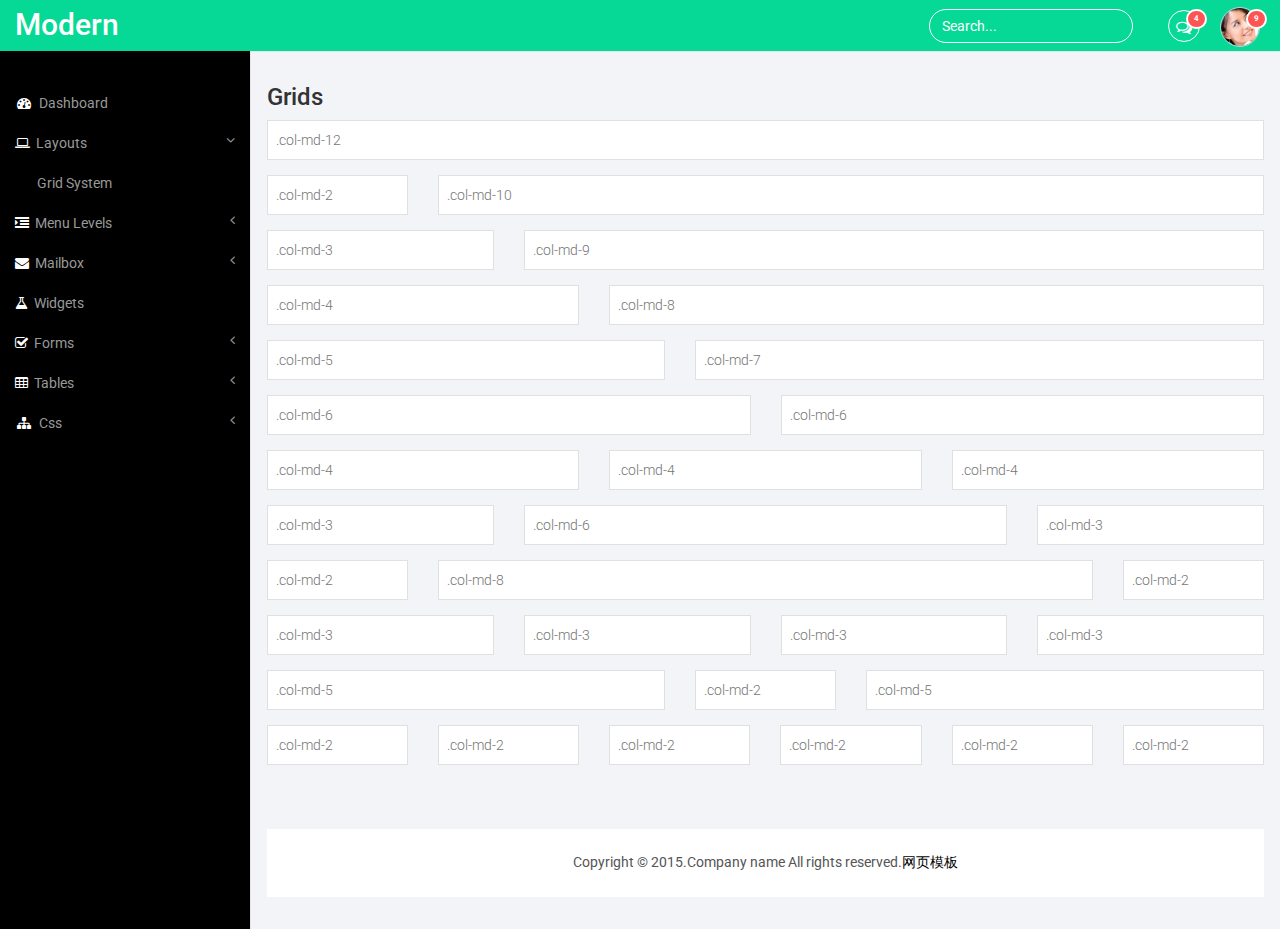
<file: web/moban600/grids.html>
<!DOCTYPE HTML>
<html>
<head>
<title>Grids</title>
<meta name="viewport" content="width=device-width, initial-scale=1">
<meta http-equiv="Content-Type" content="text/html; charset=utf-8" />
<meta name="keywords" content="Modern Responsive web template, Bootstrap Web Templates, Flat Web Templates, Andriod Compatible web template, 
Smartphone Compatible web template, free webdesigns for Nokia, Samsung, LG, SonyErricsson, Motorola web design" />
<script type="application/x-javascript"> addEventListener("load", function() { setTimeout(hideURLbar, 0); }, false); function hideURLbar(){ window.scrollTo(0,1); } </script>
 <!-- Bootstrap Core CSS -->
<link href="css/bootstrap.min.css" rel='stylesheet' type='text/css' />
<!-- Custom CSS -->
<link href="css/style.css" rel='stylesheet' type='text/css' />
<link href="css/font-awesome.css" rel="stylesheet"> 
<!-- jQuery -->
<script src="js/jquery.min.js"></script>
<!----webfonts--->
<link href='http://fonts.useso.com/css?family=Roboto:400,100,300,500,700,900' rel='stylesheet' type='text/css'>
<!---//webfonts--->  
</head>
<body>
<div id="wrapper">
     <!-- Navigation -->
        <nav class="top1 navbar navbar-default navbar-static-top" role="navigation" style="margin-bottom: 0">
            <div class="navbar-header">
                <button type="button" class="navbar-toggle" data-toggle="collapse" data-target=".navbar-collapse">
                    <span class="sr-only">Toggle navigation</span>
                    <span class="icon-bar"></span>
                    <span class="icon-bar"></span>
                    <span class="icon-bar"></span>
                </button>
                <a class="navbar-brand" href="index.html">Modern</a>
            </div>
            <!-- /.navbar-header -->
            <ul class="nav navbar-nav navbar-right">
				<li class="dropdown">
	        		<a href="#" class="dropdown-toggle" data-toggle="dropdown" aria-expanded="false"><i class="fa fa-comments-o"></i><span class="badge">4</span></a>
	        		<ul class="dropdown-menu">
						<li class="dropdown-menu-header">
							<strong>Messages</strong>
							<div class="progress thin">
							  <div class="progress-bar progress-bar-success" role="progressbar" aria-valuenow="40" aria-valuemin="0" aria-valuemax="100" style="width: 40%">
							    <span class="sr-only">40% Complete (success)</span>
							  </div>
							</div>
						</li>
						<li class="avatar">
							<a href="#">
								<img src="images/1.png" alt=""/>
								<div>New message</div>
								<small>1 minute ago</small>
								<span class="label label-info">NEW</span>
							</a>
						</li>
						<li class="avatar">
							<a href="#">
								<img src="images/2.png" alt=""/>
								<div>New message</div>
								<small>1 minute ago</small>
								<span class="label label-info">NEW</span>
							</a>
						</li>
						<li class="avatar">
							<a href="#">
								<img src="images/3.png" alt=""/>
								<div>New message</div>
								<small>1 minute ago</small>
							</a>
						</li>
						<li class="avatar">
							<a href="#">
								<img src="images/4.png" alt=""/>
								<div>New message</div>
								<small>1 minute ago</small>
							</a>
						</li>
						<li class="avatar">
							<a href="#">
								<img src="images/5.png" alt=""/>
								<div>New message</div>
								<small>1 minute ago</small>
							</a>
						</li>
						<li class="avatar">
							<a href="#">
								<img src="images/pic1.png" alt=""/>
								<div>New message</div>
								<small>1 minute ago</small>
							</a>
						</li>
						<li class="dropdown-menu-footer text-center">
							<a href="#">View all messages</a>
						</li>	
	        		</ul>
	      		</li>
			    <li class="dropdown">
	        		<a href="#" class="dropdown-toggle avatar" data-toggle="dropdown"><img src="images/1.png" alt=""/><span class="badge">9</span></a>
	        		<ul class="dropdown-menu">
						<li class="dropdown-menu-header text-center">
							<strong>Account</strong>
						</li>
						<li class="m_2"><a href="#"><i class="fa fa-bell-o"></i> Updates <span class="label label-info">42</span></a></li>
						<li class="m_2"><a href="#"><i class="fa fa-envelope-o"></i> Messages <span class="label label-success">42</span></a></li>
						<li class="m_2"><a href="#"><i class="fa fa-tasks"></i> Tasks <span class="label label-danger">42</span></a></li>
						<li><a href="#"><i class="fa fa-comments"></i> Comments <span class="label label-warning">42</span></a></li>
						<li class="dropdown-menu-header text-center">
							<strong>Settings</strong>
						</li>
						<li class="m_2"><a href="#"><i class="fa fa-user"></i> Profile</a></li>
						<li class="m_2"><a href="#"><i class="fa fa-wrench"></i> Settings</a></li>
						<li class="m_2"><a href="#"><i class="fa fa-usd"></i> Payments <span class="label label-default">42</span></a></li>
						<li class="m_2"><a href="#"><i class="fa fa-file"></i> Projects <span class="label label-primary">42</span></a></li>
						<li class="divider"></li>
						<li class="m_2"><a href="#"><i class="fa fa-shield"></i> Lock Profile</a></li>
						<li class="m_2"><a href="#"><i class="fa fa-lock"></i> Logout</a></li>	
	        		</ul>
	      		</li>
			</ul>
			<form class="navbar-form navbar-right">
              <input type="text" class="form-control" value="Search..." onfocus="this.value = '';" onblur="if (this.value == '') {this.value = 'Search...';}">
            </form>
            <div class="navbar-default sidebar" role="navigation">
                <div class="sidebar-nav navbar-collapse">
                    <ul class="nav" id="side-menu">
                        <li>
                            <a href="index.html"><i class="fa fa-dashboard fa-fw nav_icon"></i>Dashboard</a>
                        </li>
                        <li>
                            <a href="#"><i class="fa fa-laptop nav_icon"></i>Layouts<span class="fa arrow"></span></a>
                            <ul class="nav nav-second-level">
                                <li>
                                    <a href="grids.html">Grid System</a>
                                </li>
                            </ul>
                            <!-- /.nav-second-level -->
                        </li>
                        <li>
                            <a href="#"><i class="fa fa-indent nav_icon"></i>Menu Levels<span class="fa arrow"></span></a>
                            <ul class="nav nav-second-level">
                                <li>
                                    <a href="graphs.html">Graphs</a>
                                </li>
                                <li>
                                    <a href="typography.html">Typography</a>
                                </li>
                            </ul>
                            <!-- /.nav-second-level -->
                        </li>
                        <li>
                            <a href="#"><i class="fa fa-envelope nav_icon"></i>Mailbox<span class="fa arrow"></span></a>
                            <ul class="nav nav-second-level">
                                <li>
                                    <a href="inbox.html">Inbox</a>
                                </li>
                                <li>
                                    <a href="compose.html">Compose email</a>
                                </li>
                            </ul>
                            <!-- /.nav-second-level -->
                        </li>
                        <li>
                            <a href="widgets.html"><i class="fa fa-flask nav_icon"></i>Widgets</a>
                        </li>
                         <li>
                            <a href="#"><i class="fa fa-check-square-o nav_icon"></i>Forms<span class="fa arrow"></span></a>
                            <ul class="nav nav-second-level">
                                <li>
                                    <a href="forms.html">Basic Forms</a>
                                </li>
                                <li>
                                    <a href="validation.html">Validation</a>
                                </li>
                            </ul>
                            <!-- /.nav-second-level -->
                        </li>
                        <li>
                            <a href="#"><i class="fa fa-table nav_icon"></i>Tables<span class="fa arrow"></span></a>
                            <ul class="nav nav-second-level">
                                <li>
                                    <a href="basic_tables.html">Basic Tables</a>
                                </li>
                            </ul>
                            <!-- /.nav-second-level -->
                        </li>
                        <li>
                            <a href="#"><i class="fa fa-sitemap fa-fw nav_icon"></i>Css<span class="fa arrow"></span></a>
                            <ul class="nav nav-second-level">
                                <li>
                                    <a href="media.html">Media</a>
                                </li>
                                <li>
                                    <a href="login.html">Login</a>
                                </li>
                            </ul>
                            <!-- /.nav-second-level -->
                        </li>
                    </ul>
                </div>
                <!-- /.sidebar-collapse -->
            </div>
            <!-- /.navbar-static-side -->
        </nav>
        <div id="page-wrapper">
        <div class="graphs">
	   <div class="md">
		 <h3>Grids</h3>
		<div class="form-group">
		  <div class="row">
			<div class="col-md-12">
				<input type="text" class="form-control1" placeholder=".col-md-12">
			</div>
			<div class="clearfix"> </div>
		   </div>
		</div>
		<div class="form-group">
			<div class="row">
				<div class="col-md-2 grid_box1">
					<input type="text" class="form-control1" placeholder=".col-md-2">
				</div>
				<div class="col-md-10">
					<input type="text" class="form-control1" placeholder=".col-md-10">
				</div>
				<div class="clearfix"> </div>
			</div>
		</div>
		<div class="form-group">
			<div class="row">
				<div class="col-md-3 grid_box1">
					<input type="text" class="form-control1" placeholder=".col-md-3">
				</div>
				<div class="col-md-9">
					<input type="text" class="form-control1" placeholder=".col-md-9">
				</div>
				<div class="clearfix"> </div>
			</div>
		</div>
		<div class="form-group">
			<div class="row">
				<div class="col-md-4 grid_box1">
					<input type="text" class="form-control1" placeholder=".col-md-4">
				</div>
				<div class="col-md-8">
					<input type="text" class="form-control1" placeholder=".col-md-8">
				</div>
				<div class="clearfix"> </div>
			</div>
		</div>	
		<div class="form-group">
			<div class="row">
				<div class="col-md-5 grid_box1">
					<input type="text" class="form-control1" placeholder=".col-md-5">
				</div>
				<div class="col-md-7">
					<input type="text" class="form-control1" placeholder=".col-md-7">
				</div>
				<div class="clearfix"> </div>
			</div>
		</div>	
		<div class="form-group">
			<div class="row">
				<div class="col-md-6 grid_box1">
					<input type="text" class="form-control1" placeholder=".col-md-6">
				</div>
				<div class="col-md-6">
					<input type="text" class="form-control1" placeholder=".col-md-6">
				</div>
				<div class="clearfix"> </div>
			</div>
		   </div>	
		   <div class="form-group">
		<div class="row">
			<div class="col-md-4 grid_box1">
				<input type="text" class="form-control1" placeholder=".col-md-4">
			</div>
			<div class="col-md-4 grid_box1">
				<input type="text" class="form-control1" placeholder=".col-md-4">
			</div>
			<div class="col-md-4">
				<input type="text" class="form-control1" placeholder=".col-md-4">
			</div>
			<div class="clearfix"> </div>
		</div>
		   </div>	
		   <div class="form-group">
		<div class="row">
			<div class="col-md-3 grid_box1">
				<input type="text" class="form-control1" placeholder=".col-md-3">
			</div>
			<div class="col-md-6 grid_box1">
				<input type="text" class="form-control1" placeholder=".col-md-6">
			</div>
			<div class="col-md-3">
				<input type="text" class="form-control1" placeholder=".col-md-3">
			</div>
			<div class="clearfix"> </div>
		</div>
		   </div>	
		   <div class="form-group">
		<div class="row">
			<div class="col-md-2 grid_box1">
				<input type="text" class="form-control1" placeholder=".col-md-2">
			</div>
			<div class="col-md-8 grid_box1">
				<input type="text" class="form-control1" placeholder=".col-md-8">
			</div>
			<div class="col-md-2">
				<input type="text" class="form-control1" placeholder=".col-md-2">
			</div>
			<div class="clearfix"> </div>
		</div>
		   </div>	
		   <div class="form-group">
		<div class="row">
			<div class="col-md-3 grid_box1">
				<input type="text" class="form-control1" placeholder=".col-md-3">
			</div>
			<div class="col-md-3 grid_box1">
				<input type="text" class="form-control1" placeholder=".col-md-3">
			</div>
			<div class="col-md-3 grid_box1">
				<input type="text" class="form-control1" placeholder=".col-md-3">
			</div>
			<div class="col-md-3">
				<input type="text" class="form-control1" placeholder=".col-md-3">
			</div>
			<div class="clearfix"> </div>
		</div>
		   </div>	
		   <div class="form-group">
		<div class="row">
			<div class="col-md-5 grid_box1">
				<input type="text" class="form-control1" placeholder=".col-md-5">
			</div>
			<div class="col-md-2 grid_box1">
				<input type="text" class="form-control1" placeholder=".col-md-2">
			</div>
			<div class="col-md-5">
				<input type="text" class="form-control1" placeholder=".col-md-5">
			</div>
			<div class="clearfix"> </div>
		</div>
		   </div>	
		   <div class="form-group mb-n">
			<div class="row">
				<div class="col-md-2 grid_box1">
					<input type="text" class="form-control1" placeholder=".col-md-2">
				</div>
				<div class="col-md-2 grid_box1">
					<input type="text" class="form-control1" placeholder=".col-md-2">
				</div>
				<div class="col-md-2 grid_box1">
					<input type="text" class="form-control1" placeholder=".col-md-2">
				</div>
				<div class="col-md-2 grid_box1">
					<input type="text" class="form-control1" placeholder=".col-md-2">
				</div>
				<div class="col-md-2 grid_box1">
					<input type="text" class="form-control1" placeholder=".col-md-2">
				</div>
				<div class="col-md-2">
					<input type="text" class="form-control1" placeholder=".col-md-2">
				</div>
				<div class="clearfix"> </div>
			</div>
		   </div>	
        </div>	
        <div class="copy_layout">
         <p>Copyright &copy; 2015.Company name All rights reserved.<a target="_blank" href="http://sc.chinaz.com/moban/">&#x7F51;&#x9875;&#x6A21;&#x677F;</a></p>
        </div>					
       </div>
      </div>
      <!-- /#page-wrapper -->
   </div>
    <!-- /#wrapper -->
    <!-- Nav CSS -->
<link href="css/custom.css" rel="stylesheet">
<!-- Metis Menu Plugin JavaScript -->
<script src="js/metisMenu.min.js"></script>
<script src="js/custom.js"></script>
<!-- Bootstrap Core JavaScript -->
<script src="js/bootstrap.min.js"></script>
</body>
</html>
</file>
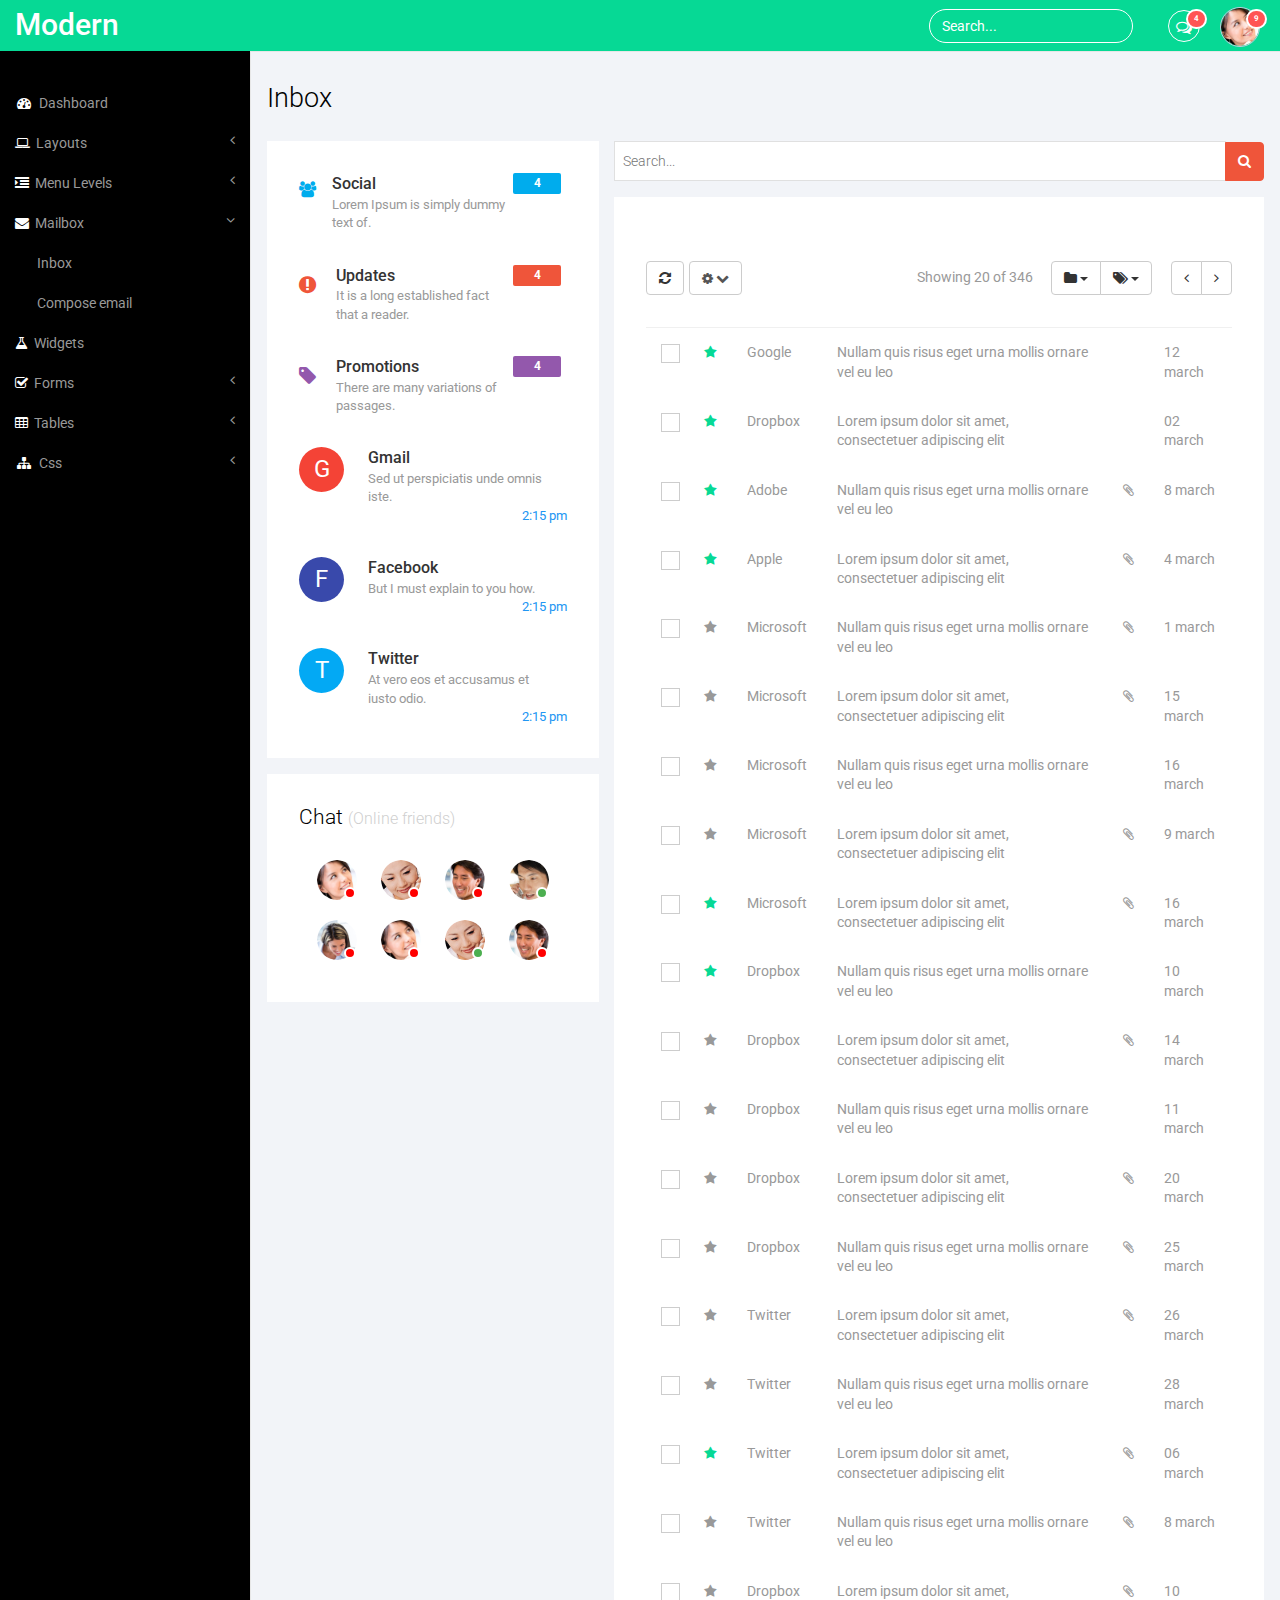
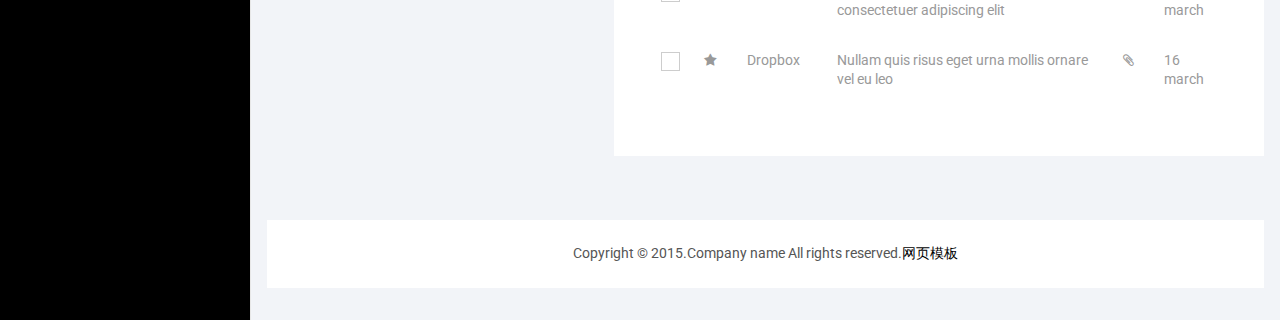
<file: web/moban600/inbox.html>
<!DOCTYPE HTML>
<html>
<head>
<title>Inbox</title>
<meta name="viewport" content="width=device-width, initial-scale=1">
<meta http-equiv="Content-Type" content="text/html; charset=utf-8" />
<meta name="keywords" content="Modern Responsive web template, Bootstrap Web Templates, Flat Web Templates, Andriod Compatible web template, 
Smartphone Compatible web template, free webdesigns for Nokia, Samsung, LG, SonyErricsson, Motorola web design" />
<script type="application/x-javascript"> addEventListener("load", function() { setTimeout(hideURLbar, 0); }, false); function hideURLbar(){ window.scrollTo(0,1); } </script>
 <!-- Bootstrap Core CSS -->
<link href="css/bootstrap.min.css" rel='stylesheet' type='text/css' />
<!-- Custom CSS -->
<link href="css/style.css" rel='stylesheet' type='text/css' />
<link href="css/font-awesome.css" rel="stylesheet"> 
<!-- jQuery -->
<script src="js/jquery.min.js"></script>
<!----webfonts--->
<link href='http://fonts.useso.com/css?family=Roboto:400,100,300,500,700,900' rel='stylesheet' type='text/css'>
<!---//webfonts--->  
<!-- Bootstrap Core JavaScript -->
<script src="js/bootstrap.min.js"></script>
</head>
<body>
<div id="wrapper">
     <!-- Navigation -->
        <nav class="top1 navbar navbar-default navbar-static-top" role="navigation" style="margin-bottom: 0">
            <div class="navbar-header">
                <button type="button" class="navbar-toggle" data-toggle="collapse" data-target=".navbar-collapse">
                    <span class="sr-only">Toggle navigation</span>
                    <span class="icon-bar"></span>
                    <span class="icon-bar"></span>
                    <span class="icon-bar"></span>
                </button>
                <a class="navbar-brand" href="index.html">Modern</a>
            </div>
            <!-- /.navbar-header -->
            <ul class="nav navbar-nav navbar-right">
				<li class="dropdown">
	        		<a href="#" class="dropdown-toggle" data-toggle="dropdown" aria-expanded="false"><i class="fa fa-comments-o"></i><span class="badge">4</span></a>
	        		<ul class="dropdown-menu">
						<li class="dropdown-menu-header">
							<strong>Messages</strong>
							<div class="progress thin">
							  <div class="progress-bar progress-bar-success" role="progressbar" aria-valuenow="40" aria-valuemin="0" aria-valuemax="100" style="width: 40%">
							    <span class="sr-only">40% Complete (success)</span>
							  </div>
							</div>
						</li>
						<li class="avatar">
							<a href="#">
								<img src="images/1.png" alt=""/>
								<div>New message</div>
								<small>1 minute ago</small>
								<span class="label label-info">NEW</span>
							</a>
						</li>
						<li class="avatar">
							<a href="#">
								<img src="images/2.png" alt=""/>
								<div>New message</div>
								<small>1 minute ago</small>
								<span class="label label-info">NEW</span>
							</a>
						</li>
						<li class="avatar">
							<a href="#">
								<img src="images/3.png" alt=""/>
								<div>New message</div>
								<small>1 minute ago</small>
							</a>
						</li>
						<li class="avatar">
							<a href="#">
								<img src="images/4.png" alt=""/>
								<div>New message</div>
								<small>1 minute ago</small>
							</a>
						</li>
						<li class="avatar">
							<a href="#">
								<img src="images/5.png" alt=""/>
								<div>New message</div>
								<small>1 minute ago</small>
							</a>
						</li>
						<li class="avatar">
							<a href="#">
								<img src="images/pic1.png" alt=""/>
								<div>New message</div>
								<small>1 minute ago</small>
							</a>
						</li>
						<li class="dropdown-menu-footer text-center">
							<a href="#">View all messages</a>
						</li>	
	        		</ul>
	      		</li>
			    <li class="dropdown">
	        		<a href="#" class="dropdown-toggle avatar" data-toggle="dropdown"><img src="images/1.png" alt=""/><span class="badge">9</span></a>
	        		<ul class="dropdown-menu">
						<li class="dropdown-menu-header text-center">
							<strong>Account</strong>
						</li>
						<li class="m_2"><a href="#"><i class="fa fa-bell-o"></i> Updates <span class="label label-info">42</span></a></li>
						<li class="m_2"><a href="#"><i class="fa fa-envelope-o"></i> Messages <span class="label label-success">42</span></a></li>
						<li class="m_2"><a href="#"><i class="fa fa-tasks"></i> Tasks <span class="label label-danger">42</span></a></li>
						<li><a href="#"><i class="fa fa-comments"></i> Comments <span class="label label-warning">42</span></a></li>
						<li class="dropdown-menu-header text-center">
							<strong>Settings</strong>
						</li>
						<li class="m_2"><a href="#"><i class="fa fa-user"></i> Profile</a></li>
						<li class="m_2"><a href="#"><i class="fa fa-wrench"></i> Settings</a></li>
						<li class="m_2"><a href="#"><i class="fa fa-usd"></i> Payments <span class="label label-default">42</span></a></li>
						<li class="m_2"><a href="#"><i class="fa fa-file"></i> Projects <span class="label label-primary">42</span></a></li>
						<li class="divider"></li>
						<li class="m_2"><a href="#"><i class="fa fa-shield"></i> Lock Profile</a></li>
						<li class="m_2"><a href="#"><i class="fa fa-lock"></i> Logout</a></li>	
	        		</ul>
	      		</li>
			</ul>
			<form class="navbar-form navbar-right">
              <input type="text" class="form-control" value="Search..." onfocus="this.value = '';" onblur="if (this.value == '') {this.value = 'Search...';}">
            </form>
            <div class="navbar-default sidebar" role="navigation">
                <div class="sidebar-nav navbar-collapse">
                    <ul class="nav" id="side-menu">
                        <li>
                            <a href="index.html"><i class="fa fa-dashboard fa-fw nav_icon"></i>Dashboard</a>
                        </li>
                        <li>
                            <a href="#"><i class="fa fa-laptop nav_icon"></i>Layouts<span class="fa arrow"></span></a>
                            <ul class="nav nav-second-level">
                                <li>
                                    <a href="grids.html">Grid System</a>
                                </li>
                            </ul>
                            <!-- /.nav-second-level -->
                        </li>
                        <li>
                            <a href="#"><i class="fa fa-indent nav_icon"></i>Menu Levels<span class="fa arrow"></span></a>
                            <ul class="nav nav-second-level">
                                <li>
                                    <a href="graphs.html">Graphs</a>
                                </li>
                                <li>
                                    <a href="typography.html">Typography</a>
                                </li>
                            </ul>
                            <!-- /.nav-second-level -->
                        </li>
                        <li>
                            <a href="#"><i class="fa fa-envelope nav_icon"></i>Mailbox<span class="fa arrow"></span></a>
                            <ul class="nav nav-second-level">
                                <li>
                                    <a href="inbox.html">Inbox</a>
                                </li>
                                <li>
                                    <a href="compose.html">Compose email</a>
                                </li>
                            </ul>
                            <!-- /.nav-second-level -->
                        </li>
                        <li>
                            <a href="widgets.html"><i class="fa fa-flask nav_icon"></i>Widgets</a>
                        </li>
                         <li>
                            <a href="#"><i class="fa fa-check-square-o nav_icon"></i>Forms<span class="fa arrow"></span></a>
                            <ul class="nav nav-second-level">
                                <li>
                                    <a href="forms.html">Basic Forms</a>
                                </li>
                                <li>
                                    <a href="validation.html">Validation</a>
                                </li>
                            </ul>
                            <!-- /.nav-second-level -->
                        </li>
                        <li>
                            <a href="#"><i class="fa fa-table nav_icon"></i>Tables<span class="fa arrow"></span></a>
                            <ul class="nav nav-second-level">
                                <li>
                                    <a href="basic_tables.html">Basic Tables</a>
                                </li>
                            </ul>
                            <!-- /.nav-second-level -->
                        </li>
                        <li>
                            <a href="#"><i class="fa fa-sitemap fa-fw nav_icon"></i>Css<span class="fa arrow"></span></a>
                            <ul class="nav nav-second-level">
                                <li>
                                    <a href="media.html">Media</a>
                                </li>
                                <li>
                                    <a href="login.html">Login</a>
                                </li>
                            </ul>
                            <!-- /.nav-second-level -->
                        </li>
                    </ul>
                </div>
                <!-- /.sidebar-collapse -->
            </div>
            <!-- /.navbar-static-side -->
        </nav>
        <div id="page-wrapper">
        <div class="graphs">
	     <div class="xs">
  	     <h3>Inbox</h3>
  	        <div class="col-md-4 email-list1">
               <ul class="collection">
                    <li class="collection-item avatar email-unread">
                      <i class="fa fa-users icon_1"></i>
                      <div class="avatar_left">
                      	<span class="email-title">Social</span>
                        <p class="truncate grey-text ultra-small">Lorem Ipsum is simply dummy text of.</p>
                      </div>
                      <a href="#!" class="secondary-content"><span class="new badge blue">4</span></a>
                      <div class="clearfix"> </div>
                    </li>
                    <li class="collection-item avatar email-unread">
                      <i class="fa fa-exclamation-circle icon_2"></i>
                      <div class="avatar_left">
                      	<span class="email-title">Updates</span>
                        <p class="truncate grey-text ultra-small">It is a long established fact that a reader.</p>
                      </div>
                      <a href="#!" class="secondary-content"><span class="new badge red">4</span></a>
                      <div class="clearfix"> </div>
                    </li>
                    <li class="collection-item avatar email-unread">
                      <i class="fa fa-tag icon_3"></i>
                      <div class="avatar_left">
                      	<span class="email-title">Promotions</span>
                        <p class="truncate grey-text ultra-small">There are many variations of passages.</p>
                      </div>
                      <a href="#!" class="secondary-content"><span class="new badge blue1">4</span></a>
                      <div class="clearfix"> </div>
                    </li>
                    <li class="collection-item avatar email-unread">
                      <i class="icon_4">G</i>
                      <div class="avatar_left">
                      	<span class="email-title">Gmail</span>
                        <p class="truncate grey-text ultra-small">Sed ut perspiciatis unde omnis iste.</p>
                      </div>
                      <a href="#!" class="secondary-content"><span class="blue-text ultra-small">2:15 pm</span></a>
                      <div class="clearfix"> </div>
                    </li>
                    <li class="collection-item avatar email-unread">
                      <i class="icon_4 icon_5">F</i>
                      <div class="avatar_left">
                      	<span class="email-title">Facebook</span>
                        <p class="truncate grey-text ultra-small">But I must explain to you how.</p>
                      </div>
                      <a href="#!" class="secondary-content"><span class="blue-text ultra-small">2:15 pm</span></a>
                      <div class="clearfix"> </div>
                    </li>
                    <li class="collection-item avatar email-unread email_last">
                      <i class="icon_4 icon_6">T</i>
                      <div class="avatar_left">
                      	<span class="email-title">Twitter</span>
                        <p class="truncate grey-text ultra-small">At vero eos et accusamus et iusto odio.</p>
                      </div>
                      <a href="#!" class="secondary-content"><span class="blue-text ultra-small">2:15 pm</span></a>
                      <div class="clearfix"> </div>
                    </li>
              </ul>
         <div class="content-box  mrg15B">
          <div class="content-box-wrapper text-center">
            <h4 class="content-box-header">
            Chat
            <small>(Online friends)</small>
            </h4>
            <div class="status-badge mrg10A">
                <img class="img-circle" width="40" src="images/1.png" alt="">
                <div class="small-badge bg-red"></div>
            </div>
            <div class="status-badge mrg10A">
                <img class="img-circle" width="40" src="images/2.png" alt="">
                <div class="small-badge bg-orange"></div>
            </div>
            <div class="status-badge mrg10A">
                <img class="img-circle" width="40" src="images/3.png" alt="">
                <div class="small-badge bg-red"></div>
            </div>
            <div class="status-badge mrg10A">
                <img class="img-circle" width="40" src="images/4.png" alt="">
                <div class="small-badge bg-green1"></div>
            </div>
            <div class="status-badge mrg10A">
                <img class="img-circle" width="40" src="images/5.png" alt="">
                <div class="small-badge bg-orange"></div>
            </div>
            <div class="status-badge mrg10A">
                <img class="img-circle" width="40" src="images/1.png" alt="">
                <div class="small-badge bg-red"></div>
            </div>
            <div class="status-badge mrg10A">
                <img class="img-circle" width="40" src="images/2.png" alt="">
                <div class="small-badge bg-green1"></div>
            </div>
            <div class="status-badge mrg10A">
                <img class="img-circle" width="40" src="images/3.png" alt="">
                <div class="small-badge bg-orange"></div>
            </div>
          </div>
        </div>
        </div>
        <div class="col-md-8 inbox_right">
         	<form action="#" method="GET">
                <div class="input-group">
                    <input type="text" name="search" class="form-control1 input-search" placeholder="Search...">
                    <span class="input-group-btn">
                        <button class="btn btn-success" type="button"><i class="fa fa-search"></i></button>
                    </span>
                </div><!-- Input Group -->
            </form>
            <div class="mailbox-content">
               <div class="mail-toolbar clearfix">
			     <div class="float-left">
			        <div class="btn btn_1 btn-default mrg5R">
			           <i class="fa fa-refresh"> </i>
			        </div>
			        <div class="dropdown">
			            <a href="#" title="" class="btn btn-default" data-toggle="dropdown" aria-expanded="false">
			                <i class="fa fa-cog icon_8"></i>
			                <i class="fa fa-chevron-down icon_8"></i>
			            <div class="ripple-wrapper"></div></a>
			            <ul class="dropdown-menu float-right">
			                <li>
			                    <a href="#" title="">
			                        <i class="fa fa-pencil-square-o icon_9"></i>
			                        Edit
			                    </a>
			                </li>
			                <li>
			                    <a href="#" title="">
			                        <i class="fa fa-calendar icon_9"></i>
			                        Schedule
			                    </a>
			                </li>
			                <li>
			                    <a href="#" title="">
			                        <i class="fa fa-download icon_9"></i>
			                        Download
			                    </a>
			                </li>
			                <li class="divider"></li>
			                <li>
			                    <a href="#" class="font-red" title="">
			                        <i class="fa fa-times" icon_9=""></i>
			                        Delete
			                    </a>
			                </li>
			            </ul>
			        </div>
			        <div class="clearfix"> </div>
			    </div>
			    <div class="float-right">
			        
			              
                            <span class="text-muted m-r-sm">Showing 20 of 346 </span>
                            <div class="btn-group m-r-sm mail-hidden-options" style="display: inline-block;">
                                <div class="btn-group">
                                    <a class="btn btn-default dropdown-toggle" data-toggle="dropdown" aria-expanded="false"><i class="fa fa-folder"></i> <span class="caret"></span></a>
                                    <ul class="dropdown-menu dropdown-menu-right" role="menu">
                                        <li><a href="#">Social</a></li>
                                        <li><a href="#">Forums</a></li>
                                        <li><a href="#">Updates</a></li>
                                        <li class="divider"></li>
                                        <li><a href="#">Spam</a></li>
                                        <li><a href="#">Trash</a></li>
                                        <li class="divider"></li>
                                        <li><a href="#">New</a></li>
                                    </ul>
                                </div>
                                <div class="btn-group">
                                    <a class="btn btn-default dropdown-toggle" data-toggle="dropdown" aria-expanded="false"><i class="fa fa-tags"></i> <span class="caret"></span></a>
                                    <ul class="dropdown-menu dropdown-menu-right" role="menu">
                                        <li><a href="#">Work</a></li>
                                        <li><a href="#">Family</a></li>
                                        <li><a href="#">Social</a></li>
                                        <li class="divider"></li>
                                        <li><a href="#">Primary</a></li>
                                        <li><a href="#">Promotions</a></li>
                                        <li><a href="#">Forums</a></li>
                                    </ul>
                                </div>
                            </div>
                            <div class="btn-group">
                                <a class="btn btn-default"><i class="fa fa-angle-left"></i></a>
                                <a class="btn btn-default"><i class="fa fa-angle-right"></i></a>
                            </div>
                        
			        
			    </div>
               </div>
                <table class="table">
                    <tbody>
                        <tr class="unread checked">
                            <td class="hidden-xs">
                                <input type="checkbox" class="checkbox">
                            </td>
                            <td class="hidden-xs">
                                <i class="fa fa-star icon-state-warning"></i>
                            </td>
                            <td class="hidden-xs">
                                Google
                            </td>
                            <td>
                                Nullam quis risus eget urna mollis ornare vel eu leo
                            </td>
                            <td>
                            </td>
                            <td>
                                12 march
                            </td>
                        </tr>
                        <tr class="unread checked">
                            <td class="hidden-xs">
                            	<input type="checkbox" class="checkbox">
                            </td>
                            <td class="hidden-xs">
                                <i class="fa fa-star icon-state-warning"></i>
                            </td>
                            <td class="hidden-xs">
                                Dropbox
                            </td>
                            <td>
                                Lorem ipsum dolor sit amet, consectetuer adipiscing elit
                            </td>
                            <td>
                            </td>
                            <td>
                                02 march
                            </td>
                        </tr>
                        <tr class="unread checked">
                            <td class="hidden-xs">
                                <input type="checkbox" class="checkbox">
                            </td>
                            <td class="hidden-xs">
                                <i class="fa fa-star icon-state-warning"></i>
                            </td>
                            <td class="hidden-xs">
                                Adobe
                            </td>
                            <td>
                                Nullam quis risus eget urna mollis ornare vel eu leo
                            </td>
                            <td>
                                <i class="fa fa-paperclip"></i>
                            </td>
                            <td>
                                8 march
                            </td>
                        </tr>
                        <tr class="unread checked">
                            <td class="hidden-xs">
                                <input type="checkbox" class="checkbox">
                            </td>
                            <td class="hidden-xs">
                                <i class="fa fa-star icon-state-warning"></i>
                            </td>
                            <td class="hidden-xs">
                                Apple
                            </td>
                            <td>
                                Lorem ipsum dolor sit amet, consectetuer adipiscing elit
                            </td>
                            <td>
                                <i class="fa fa-paperclip"></i>
                            </td>
                            <td>
                                4 march
                            </td>
                        </tr>
                        <tr class="read checked">
                            <td class="hidden-xs">
                                <input type="checkbox" class="checkbox">
                            </td>
                            <td class="hidden-xs">
                                <i class="fa fa-star"></i>
                            </td>
                            <td class="hidden-xs">
                                Microsoft
                            </td>
                            <td>
                                Nullam quis risus eget urna mollis ornare vel eu leo
                            </td>
                            <td>
                                <i class="fa fa-paperclip"></i>
                            </td>
                            <td>
                                1 march
                            </td>
                        </tr>
                        <tr class="read checked">
                            <td class="hidden-xs">
                                <input type="checkbox" class="checkbox">
                            </td>
                            <td class="hidden-xs">
                                <i class="fa fa-star"></i>
                            </td>
                            <td class="hidden-xs">
                                Microsoft
                            </td>
                            <td>
                                Lorem ipsum dolor sit amet, consectetuer adipiscing elit
                            </td>
                            <td>
                                <i class="fa fa-paperclip"></i>
                            </td>
                            <td>
                                15 march
                            </td>
                        </tr>
                        <tr class="read checked">
                            <td class="hidden-xs">
                                <input type="checkbox" class="checkbox">
                            </td>
                            <td class="hidden-xs">
                                <i class="fa fa-star"></i>
                            </td>
                            <td class="hidden-xs">
                                Microsoft
                            </td>
                            <td>
                                Nullam quis risus eget urna mollis ornare vel eu leo
                            </td>
                            <td>
                            </td>
                            <td>
                                16 march
                            </td>
                        </tr>
                        <tr class="read checked">
                            <td class="hidden-xs">
                                <input type="checkbox" class="checkbox">
                            </td>
                            <td class="hidden-xs">
                                <i class="fa fa-star"></i>
                            </td>
                            <td class="hidden-xs">
                                Microsoft
                            </td>
                            <td>
                                Lorem ipsum dolor sit amet, consectetuer adipiscing elit
                            </td>
                            <td>
                                <i class="fa fa-paperclip"></i>
                            </td>
                            <td>
                                9 march
                            </td>
                        </tr>
                        <tr class="read checked">
                            <td class="hidden-xs">
                                <input type="checkbox" class="checkbox">
                            </td>
                            <td class="hidden-xs">
                                <i class="fa fa-star icon-state-warning"></i>
                            </td>
                            <td class="hidden-xs">
                                Microsoft
                            </td>
                            <td>
                                Lorem ipsum dolor sit amet, consectetuer adipiscing elit
                            </td>
                            <td>
                                <i class="fa fa-paperclip"></i>
                            </td>
                            <td>
                                16 march
                            </td>
                        </tr>
                        <tr class="read checked">
                            <td class="hidden-xs">
                                <input type="checkbox" class="checkbox">
                            </td>
                            <td class="hidden-xs">
                                <i class="fa fa-star icon-state-warning"></i>
                            </td>
                            <td class="hidden-xs">
                                Dropbox
                            </td>
                            <td>
                                Nullam quis risus eget urna mollis ornare vel eu leo
                            </td>
                            <td>
                            </td>
                            <td>
                                10 march
                            </td>
                        </tr>
                        <tr class="read checked">
                            <td class="hidden-xs">
                                <input type="checkbox" class="checkbox">
                            </td>
                            <td class="hidden-xs">
                                <i class="fa fa-star"></i>
                            </td>
                            <td class="hidden-xs">
                                Dropbox
                            </td>
                            <td>
                                Lorem ipsum dolor sit amet, consectetuer adipiscing elit
                            </td>
                            <td>
                                <i class="fa fa-paperclip"></i>
                            </td>
                            <td>
                                14 march
                            </td>
                        </tr>
                        <tr class="read checked">
                            <td class="hidden-xs">
                                <input type="checkbox" class="checkbox">
                            </td>
                            <td class="hidden-xs">
                                <i class="fa fa-star"></i>
                            </td>
                            <td class="hidden-xs">
                                Dropbox
                            </td>
                            <td>
                                Nullam quis risus eget urna mollis ornare vel eu leo
                            </td>
                            <td>
                            </td>
                            <td>
                                11 march
                            </td>
                        </tr>
                        <tr class="read checked">
                            <td class="hidden-xs">
                                <input type="checkbox" class="checkbox">
                            </td>
                            <td class="hidden-xs">
                                <i class="fa fa-star"></i>
                            </td>
                            <td class="hidden-xs">
                                Dropbox
                            </td>
                            <td>
                                Lorem ipsum dolor sit amet, consectetuer adipiscing elit
                            </td>
                            <td>
                                <i class="fa fa-paperclip"></i>
                            </td>
                            <td>
                                20 march
                            </td>
                        </tr>
                        <tr class="read checked">
                            <td class="hidden-xs">
                                <input type="checkbox" class="checkbox">
                            </td>
                            <td class="hidden-xs">
                                <i class="fa fa-star"></i>
                            </td>
                            <td class="hidden-xs">
                                Dropbox
                            </td>
                            <td>
                                Nullam quis risus eget urna mollis ornare vel eu leo
                            </td>
                           <td>
                                <i class="fa fa-paperclip"></i>
                            </td>
                            <td>
                                25 march
                            </td>
                        </tr>
                        <tr class="read checked">
                            <td class="hidden-xs">
                                <input type="checkbox" class="checkbox">
                            </td>
                            <td class="hidden-xs">
                                <i class="fa fa-star"></i>
                            </td>
                            <td class="hidden-xs">
                                Twitter
                            </td>
                            <td>
                                Lorem ipsum dolor sit amet, consectetuer adipiscing elit
                            </td>
                            <td>
                                <i class="fa fa-paperclip"></i>
                            </td>
                            <td>
                                26 march
                            </td>
                        </tr>
                        <tr class="read checked">
                            <td class="hidden-xs">
                                <input type="checkbox" class="checkbox">
                            </td>
                            <td class="hidden-xs">
                                <i class="fa fa-star"></i>
                            </td>
                            <td class="hidden-xs">
                                Twitter
                            </td>
                            <td>
                                Nullam quis risus eget urna mollis ornare vel eu leo
                            </td>
                            <td>
                            </td>
                            <td>
                                28 march
                            </td>
                        </tr>
                        <tr class="read checked">
                            <td class="hidden-xs">
                                <input type="checkbox" class="checkbox">
                            </td>
                            <td class="hidden-xs">
                                <i class="fa fa-star icon-state-warning"></i>
                            </td>
                            <td class="hidden-xs">
                                Twitter
                            </td>
                            <td>
                                Lorem ipsum dolor sit amet, consectetuer adipiscing elit
                            </td>
                            <td>
                                <i class="fa fa-paperclip"></i>
                            </td>
                            <td>
                                06 march
                            </td>
                        </tr>
                        <tr class="unread checked">
                            <td class="hidden-xs">
                                <input type="checkbox" class="checkbox">
                            </td>
                            <td class="hidden-xs">
                                <i class="fa fa-star"></i>
                            </td>
                            <td class="hidden-xs">
                                Twitter
                            </td>
                            <td>
                                Nullam quis risus eget urna mollis ornare vel eu leo
                            </td>
                            <td>
                                <i class="fa fa-paperclip"></i>
                            </td>
                            <td>
                                8 march
                            </td>
                        </tr>
                        <tr class="unread checked">
                            <td class="hidden-xs">
                                <input type="checkbox" class="checkbox">
                            </td>
                            <td class="hidden-xs">
                                <i class="fa fa-star"></i>
                            </td>
                            <td class="hidden-xs">
                                Dropbox
                            </td>
                            <td>
                                Lorem ipsum dolor sit amet, consectetuer adipiscing elit
                            </td>
                            <td>
                                <i class="fa fa-paperclip"></i>
                            </td>
                            <td>
                                10 march
                            </td>
                        </tr>
                        <tr class="read checked">
                            <td class="hidden-xs">
                                <input type="checkbox" class="checkbox">
                            </td>
                            <td class="hidden-xs">
                                <i class="fa fa-star"></i>
                            </td>
                            <td class="hidden-xs">
                                Dropbox
                            </td>
                            <td>
                                Nullam quis risus eget urna mollis ornare vel eu leo
                            </td>
                            <td>
                                <i class="fa fa-paperclip"></i>
                            </td>
                            <td>
                                16 march
                            </td>
                        </tr>
                    </tbody>
                </table>
               </div>
            </div>
            <div class="clearfix"> </div>
       </div>
       <div class="copy_layout">
         <p>Copyright &copy; 2015.Company name All rights reserved.<a target="_blank" href="http://sc.chinaz.com/moban/">&#x7F51;&#x9875;&#x6A21;&#x677F;</a></p>
       </div>
   </div>
      </div>
      <!-- /#page-wrapper -->
   </div>
    <!-- /#wrapper -->
<!-- Nav CSS -->
<link href="css/custom.css" rel="stylesheet">
<!-- Metis Menu Plugin JavaScript -->
<script src="js/metisMenu.min.js"></script>
<script src="js/custom.js"></script>
</body>
</html>
</file>
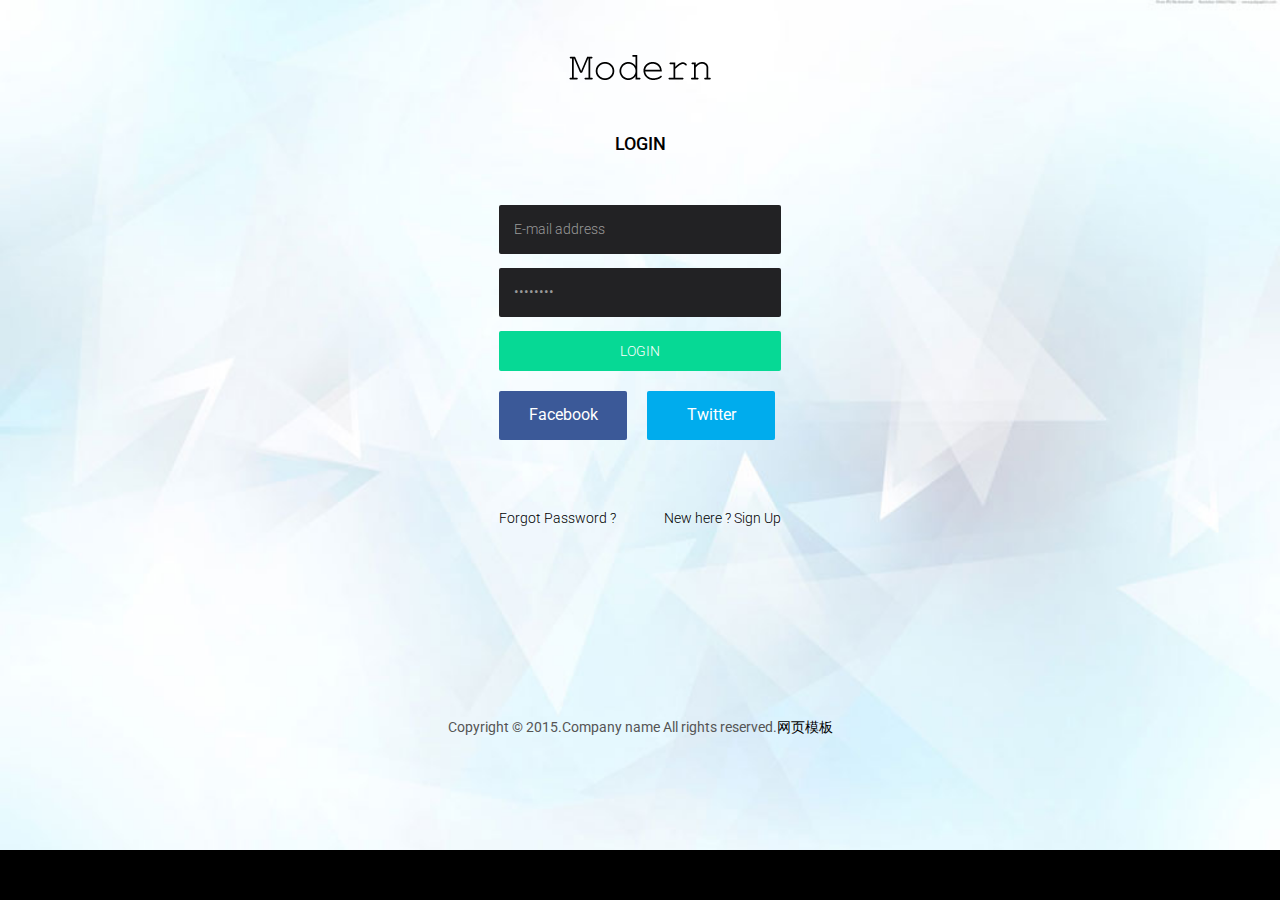
<file: web/moban600/login.html>
<!DOCTYPE HTML>
<html>
<head>
<title>Login</title>
<meta name="viewport" content="width=device-width, initial-scale=1">
<meta http-equiv="Content-Type" content="text/html; charset=utf-8" />
<meta name="keywords" content="Modern Responsive web template, Bootstrap Web Templates, Flat Web Templates, Andriod Compatible web template, 
Smartphone Compatible web template, free webdesigns for Nokia, Samsung, LG, SonyErricsson, Motorola web design" />
<script type="application/x-javascript"> addEventListener("load", function() { setTimeout(hideURLbar, 0); }, false); function hideURLbar(){ window.scrollTo(0,1); } </script>
 <!-- Bootstrap Core CSS -->
<link href="css/bootstrap.min.css" rel='stylesheet' type='text/css' />
<!-- Custom CSS -->
<link href="css/style.css" rel='stylesheet' type='text/css' />
<link href="css/font-awesome.css" rel="stylesheet"> 
<!-- jQuery -->
<script src="js/jquery.min.js"></script>
<!----webfonts--->
<link href='http://fonts.useso.com/css?family=Roboto:400,100,300,500,700,900' rel='stylesheet' type='text/css'>
<!---//webfonts--->  
<!-- Bootstrap Core JavaScript -->
<script src="js/bootstrap.min.js"></script>
</head>
<body id="login">
  <div class="login-logo">
    <a href="index.html"><img src="images/logo.png" alt=""/></a>
  </div>
  <h2 class="form-heading">login</h2>
  <div class="app-cam">
	  <form>
		<input type="text" class="text" value="E-mail address" onfocus="this.value = '';" onblur="if (this.value == '') {this.value = 'E-mail address';}">
		<input type="password" value="Password" onfocus="this.value = '';" onblur="if (this.value == '') {this.value = 'Password';}">
		<div class="submit"><input type="submit" onclick="myFunction()" value="Login"></div>
		<div class="login-social-link">
          <a href="index.html" class="facebook">
              Facebook
          </a>
          <a href="index.html" class="twitter">
              Twitter
          </a>
        </div>
		<ul class="new">
			<li class="new_left"><p><a href="#">Forgot Password ?</a></p></li>
			<li class="new_right"><p class="sign">New here ?<a href="register.html"> Sign Up</a></p></li>
			<div class="clearfix"></div>
		</ul>
	</form>
  </div>
   <div class="copy_layout login">
      <p>Copyright &copy; 2015.Company name All rights reserved.<a target="_blank" href="http://sc.chinaz.com/moban/">&#x7F51;&#x9875;&#x6A21;&#x677F;</a></p>
   </div>
</body>
</html>
</file>
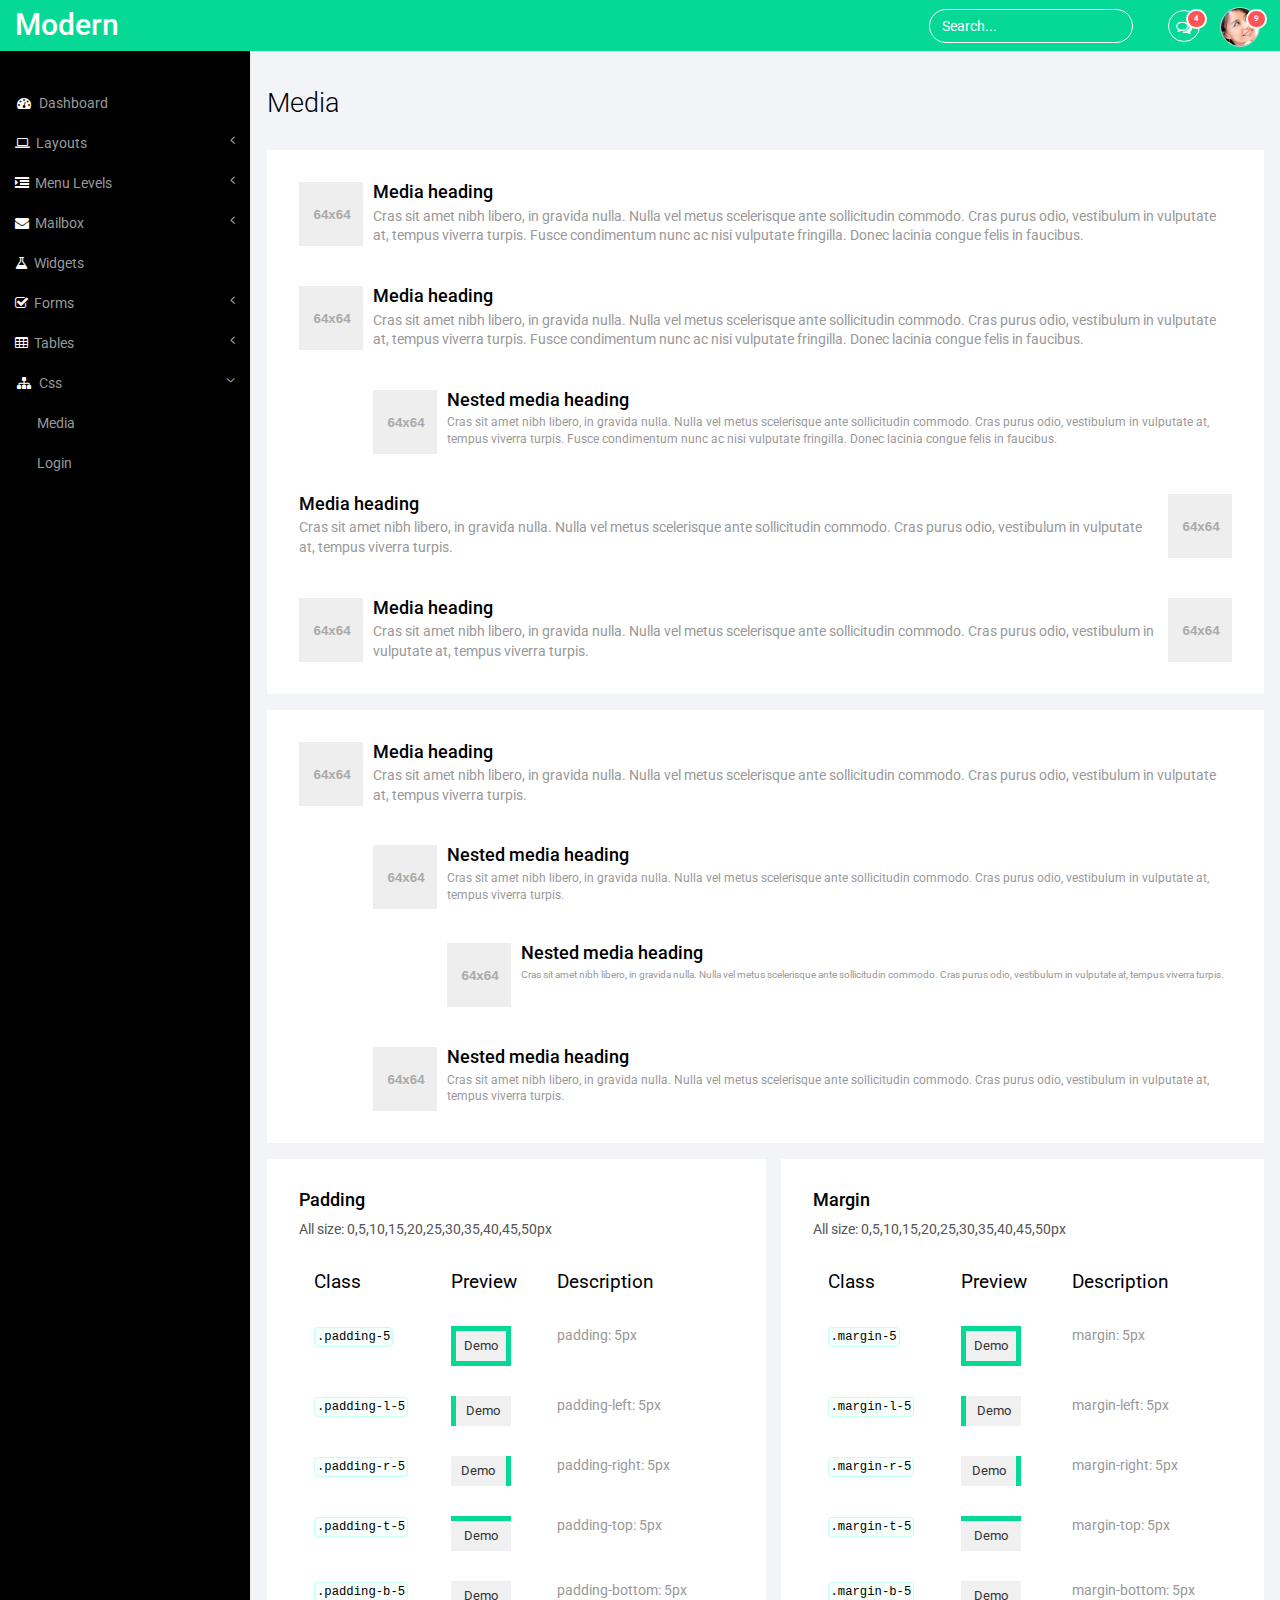
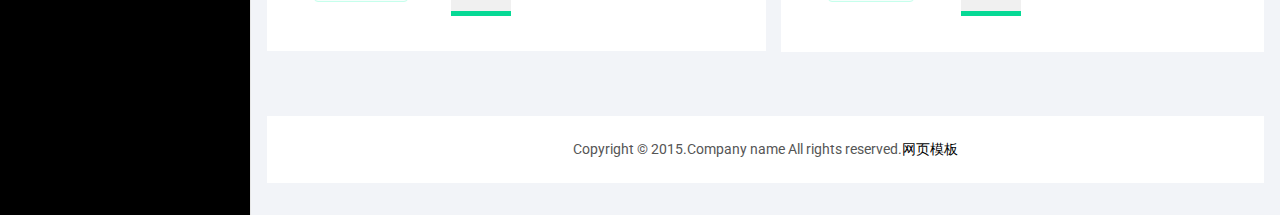
<file: web/moban600/media.html>
<!DOCTYPE HTML>
<html>
<head>
<title>Media</title>
<meta name="viewport" content="width=device-width, initial-scale=1">
<meta http-equiv="Content-Type" content="text/html; charset=utf-8" />
<meta name="keywords" content="Modern Responsive web template, Bootstrap Web Templates, Flat Web Templates, Andriod Compatible web template, 
Smartphone Compatible web template, free webdesigns for Nokia, Samsung, LG, SonyErricsson, Motorola web design" />
<script type="application/x-javascript"> addEventListener("load", function() { setTimeout(hideURLbar, 0); }, false); function hideURLbar(){ window.scrollTo(0,1); } </script>
 <!-- Bootstrap Core CSS -->
<link href="css/bootstrap.min.css" rel='stylesheet' type='text/css' />
<!-- Custom CSS -->
<link href="css/style.css" rel='stylesheet' type='text/css' />
<link href="css/font-awesome.css" rel="stylesheet"> 
<!-- jQuery -->
<script src="js/jquery.min.js"></script>
<!----webfonts--->
<link href='http://fonts.useso.com/css?family=Roboto:400,100,300,500,700,900' rel='stylesheet' type='text/css'>
<!---//webfonts--->  
<!-- Bootstrap Core JavaScript -->
<script src="js/bootstrap.min.js"></script>
</head>
<body>
<div id="wrapper">
     <!-- Navigation -->
        <nav class="top1 navbar navbar-default navbar-static-top" role="navigation" style="margin-bottom: 0">
            <div class="navbar-header">
                <button type="button" class="navbar-toggle" data-toggle="collapse" data-target=".navbar-collapse">
                    <span class="sr-only">Toggle navigation</span>
                    <span class="icon-bar"></span>
                    <span class="icon-bar"></span>
                    <span class="icon-bar"></span>
                </button>
                <a class="navbar-brand" href="index.html">Modern</a>
            </div>
            <!-- /.navbar-header -->
            <ul class="nav navbar-nav navbar-right">
				<li class="dropdown">
	        		<a href="#" class="dropdown-toggle" data-toggle="dropdown" aria-expanded="false"><i class="fa fa-comments-o"></i><span class="badge">4</span></a>
	        		<ul class="dropdown-menu">
						<li class="dropdown-menu-header">
							<strong>Messages</strong>
							<div class="progress thin">
							  <div class="progress-bar progress-bar-success" role="progressbar" aria-valuenow="40" aria-valuemin="0" aria-valuemax="100" style="width: 40%">
							    <span class="sr-only">40% Complete (success)</span>
							  </div>
							</div>
						</li>
						<li class="avatar">
							<a href="#">
								<img src="images/1.png" alt=""/>
								<div>New message</div>
								<small>1 minute ago</small>
								<span class="label label-info">NEW</span>
							</a>
						</li>
						<li class="avatar">
							<a href="#">
								<img src="images/2.png" alt=""/>
								<div>New message</div>
								<small>1 minute ago</small>
								<span class="label label-info">NEW</span>
							</a>
						</li>
						<li class="avatar">
							<a href="#">
								<img src="images/3.png" alt=""/>
								<div>New message</div>
								<small>1 minute ago</small>
							</a>
						</li>
						<li class="avatar">
							<a href="#">
								<img src="images/4.png" alt=""/>
								<div>New message</div>
								<small>1 minute ago</small>
							</a>
						</li>
						<li class="avatar">
							<a href="#">
								<img src="images/5.png" alt=""/>
								<div>New message</div>
								<small>1 minute ago</small>
							</a>
						</li>
						<li class="avatar">
							<a href="#">
								<img src="images/pic1.png" alt=""/>
								<div>New message</div>
								<small>1 minute ago</small>
							</a>
						</li>
						<li class="dropdown-menu-footer text-center">
							<a href="#">View all messages</a>
						</li>	
	        		</ul>
	      		</li>
			    <li class="dropdown">
	        		<a href="#" class="dropdown-toggle avatar" data-toggle="dropdown"><img src="images/1.png" alt=""/><span class="badge">9</span></a>
	        		<ul class="dropdown-menu">
						<li class="dropdown-menu-header text-center">
							<strong>Account</strong>
						</li>
						<li class="m_2"><a href="#"><i class="fa fa-bell-o"></i> Updates <span class="label label-info">42</span></a></li>
						<li class="m_2"><a href="#"><i class="fa fa-envelope-o"></i> Messages <span class="label label-success">42</span></a></li>
						<li class="m_2"><a href="#"><i class="fa fa-tasks"></i> Tasks <span class="label label-danger">42</span></a></li>
						<li><a href="#"><i class="fa fa-comments"></i> Comments <span class="label label-warning">42</span></a></li>
						<li class="dropdown-menu-header text-center">
							<strong>Settings</strong>
						</li>
						<li class="m_2"><a href="#"><i class="fa fa-user"></i> Profile</a></li>
						<li class="m_2"><a href="#"><i class="fa fa-wrench"></i> Settings</a></li>
						<li class="m_2"><a href="#"><i class="fa fa-usd"></i> Payments <span class="label label-default">42</span></a></li>
						<li class="m_2"><a href="#"><i class="fa fa-file"></i> Projects <span class="label label-primary">42</span></a></li>
						<li class="divider"></li>
						<li class="m_2"><a href="#"><i class="fa fa-shield"></i> Lock Profile</a></li>
						<li class="m_2"><a href="#"><i class="fa fa-lock"></i> Logout</a></li>	
	        		</ul>
	      		</li>
			</ul>
			<form class="navbar-form navbar-right">
              <input type="text" class="form-control" value="Search..." onfocus="this.value = '';" onblur="if (this.value == '') {this.value = 'Search...';}">
            </form>
            <div class="navbar-default sidebar" role="navigation">
                <div class="sidebar-nav navbar-collapse">
                    <ul class="nav" id="side-menu">
                        <li>
                            <a href="index.html"><i class="fa fa-dashboard fa-fw nav_icon"></i>Dashboard</a>
                        </li>
                        <li>
                            <a href="#"><i class="fa fa-laptop nav_icon"></i>Layouts<span class="fa arrow"></span></a>
                            <ul class="nav nav-second-level">
                                <li>
                                    <a href="grids.html">Grid System</a>
                                </li>
                            </ul>
                            <!-- /.nav-second-level -->
                        </li>
                        <li>
                            <a href="#"><i class="fa fa-indent nav_icon"></i>Menu Levels<span class="fa arrow"></span></a>
                            <ul class="nav nav-second-level">
                                <li>
                                    <a href="graphs.html">Graphs</a>
                                </li>
                                <li>
                                    <a href="typography.html">Typography</a>
                                </li>
                            </ul>
                            <!-- /.nav-second-level -->
                        </li>
                        <li>
                            <a href="#"><i class="fa fa-envelope nav_icon"></i>Mailbox<span class="fa arrow"></span></a>
                            <ul class="nav nav-second-level">
                                <li>
                                    <a href="inbox.html">Inbox</a>
                                </li>
                                <li>
                                    <a href="compose.html">Compose email</a>
                                </li>
                            </ul>
                            <!-- /.nav-second-level -->
                        </li>
                        <li>
                            <a href="widgets.html"><i class="fa fa-flask nav_icon"></i>Widgets</a>
                        </li>
                         <li>
                            <a href="#"><i class="fa fa-check-square-o nav_icon"></i>Forms<span class="fa arrow"></span></a>
                            <ul class="nav nav-second-level">
                                <li>
                                    <a href="forms.html">Basic Forms</a>
                                </li>
                                <li>
                                    <a href="validation.html">Validation</a>
                                </li>
                            </ul>
                            <!-- /.nav-second-level -->
                        </li>
                        <li>
                            <a href="#"><i class="fa fa-table nav_icon"></i>Tables<span class="fa arrow"></span></a>
                            <ul class="nav nav-second-level">
                                <li>
                                    <a href="basic_tables.html">Basic Tables</a>
                                </li>
                            </ul>
                            <!-- /.nav-second-level -->
                        </li>
                        <li>
                            <a href="#"><i class="fa fa-sitemap fa-fw nav_icon"></i>Css<span class="fa arrow"></span></a>
                            <ul class="nav nav-second-level">
                                <li>
                                    <a href="media.html">Media</a>
                                </li>
                                <li>
                                    <a href="login.html">Login</a>
                                </li>
                            </ul>
                            <!-- /.nav-second-level -->
                        </li>
                    </ul>
                </div>
                <!-- /.sidebar-collapse -->
            </div>
            <!-- /.navbar-static-side -->
        </nav>
        <div id="page-wrapper">
        <div class="graphs">
	   <div class="widget_head">Media</div>
		   <div class="bs-example5" data-example-id="default-media">
			<div class="media">
			  <div class="media-left">
			    <a href="#">
			      <img class="media-object" data-src="holder.js/64x64" alt="64x64" src="[data-uri]" data-holder-rendered="true" style="width: 64px; height: 64px;">
			    </a>
			  </div>
			  <div class="media-body">
			    <h4 class="media-heading">Media heading</h4>
			    Cras sit amet nibh libero, in gravida nulla. Nulla vel metus scelerisque ante sollicitudin commodo. Cras purus odio, vestibulum in vulputate at, tempus viverra turpis. Fusce condimentum nunc ac nisi vulputate fringilla. Donec lacinia congue felis in faucibus.
			  </div>
			  <div class="clearfix"> </div>
			</div>
			<div class="media">
			  <div class="media-left">
			    <a href="#">
			      <img class="media-object" data-src="holder.js/64x64" alt="64x64" src="[data-uri]" data-holder-rendered="true" style="width: 64px; height: 64px;">
			    </a>
			  </div>
			  <div class="media-body">
			    <h4 class="media-heading">Media heading</h4>
			    Cras sit amet nibh libero, in gravida nulla. Nulla vel metus scelerisque ante sollicitudin commodo. Cras purus odio, vestibulum in vulputate at, tempus viverra turpis. Fusce condimentum nunc ac nisi vulputate fringilla. Donec lacinia congue felis in faucibus.
			    <div class="media">
			      <div class="media-left">
			        <a href="#">
			          <img class="media-object" data-src="holder.js/64x64" alt="64x64" src="[data-uri]" data-holder-rendered="true" style="width: 64px; height: 64px;">
			        </a>
			      </div>
			      <div class="media-body">
			        <h4 class="media-heading">Nested media heading</h4>
			        Cras sit amet nibh libero, in gravida nulla. Nulla vel metus scelerisque ante sollicitudin commodo. Cras purus odio, vestibulum in vulputate at, tempus viverra turpis. Fusce condimentum nunc ac nisi vulputate fringilla. Donec lacinia congue felis in faucibus.
			      </div>
			    </div>
			  </div>
			</div>
			<div class="media">
			  <div class="media-body">
			    <h4 class="media-heading">Media heading</h4>
			    Cras sit amet nibh libero, in gravida nulla. Nulla vel metus scelerisque ante sollicitudin commodo. Cras purus odio, vestibulum in vulputate at, tempus viverra turpis.
			  </div>
			  <div class="media-right">
			    <a href="#">
			      <img class="media-object" data-src="holder.js/64x64" alt="64x64" src="[data-uri]" data-holder-rendered="true" style="width: 64px; height: 64px;">
			    </a>
			  </div>
			  <div class="clearfix"> </div>
			</div>
			<div class="media">
			  <div class="media-left">
			    <a href="#">
			      <img class="media-object" data-src="holder.js/64x64" alt="64x64" src="[data-uri]" data-holder-rendered="true" style="width: 64px; height: 64px;">
			    </a>
			  </div>
			  <div class="media-body">
			    <h4 class="media-heading">Media heading</h4>
			    Cras sit amet nibh libero, in gravida nulla. Nulla vel metus scelerisque ante sollicitudin commodo. Cras purus odio, vestibulum in vulputate at, tempus viverra turpis.
			  </div>
			  <div class="media-right">
			    <a href="#">
			      <img class="media-object" data-src="holder.js/64x64" alt="64x64" src="[data-uri]" data-holder-rendered="true" style="width: 64px; height: 64px;">
			    </a>
			  </div>
			</div>
			  </div>
			   <div class="bs-example5 example_6" data-example-id="media-list">
			<ul class="media-list">
			  <li class="media">
			    <div class="media-left">
			      <a href="#">
			        <img class="media-object" data-src="holder.js/64x64" alt="64x64" src="[data-uri]" data-holder-rendered="true" style="width: 64px; height: 64px;">
			      </a>
			    </div>
			    <div class="media-body">
			      <h4 class="media-heading">Media heading</h4>
			      <p>Cras sit amet nibh libero, in gravida nulla. Nulla vel metus scelerisque ante sollicitudin commodo. Cras purus odio, vestibulum in vulputate at, tempus viverra turpis.</p>
			      <!-- Nested media object -->
			      <div class="media">
			        <div class="media-left">
			          <a href="#">
			            <img class="media-object" data-src="holder.js/64x64" alt="64x64" src="[data-uri]" data-holder-rendered="true" style="width: 64px; height: 64px;">
			          </a>
			        </div>
			        <div class="media-body">
			          <h4 class="media-heading">Nested media heading</h4>
			          Cras sit amet nibh libero, in gravida nulla. Nulla vel metus scelerisque ante sollicitudin commodo. Cras purus odio, vestibulum in vulputate at, tempus viverra turpis.
			          <!-- Nested media object -->
			          <div class="media">
			            <div class="media-left">
			              <a href="#">
			                <img class="media-object" data-src="holder.js/64x64" alt="64x64" src="[data-uri]" data-holder-rendered="true" style="width: 64px; height: 64px;">
			              </a>
			            </div>
			            <div class="media-body">
			              <h4 class="media-heading">Nested media heading</h4>
			              Cras sit amet nibh libero, in gravida nulla. Nulla vel metus scelerisque ante sollicitudin commodo. Cras purus odio, vestibulum in vulputate at, tempus viverra turpis.
			            </div>
			          </div>
			        </div>
			      </div>
			      <!-- Nested media object -->
			      <div class="media">
			        <div class="media-left">
			          <a href="#">
			            <img class="media-object" data-src="holder.js/64x64" alt="64x64" src="[data-uri]" data-holder-rendered="true" style="width: 64px; height: 64px;">
			          </a>
			        </div>
			        <div class="media-body">
			          <h4 class="media-heading">Nested media heading</h4>
			          Cras sit amet nibh libero, in gravida nulla. Nulla vel metus scelerisque ante sollicitudin commodo. Cras purus odio, vestibulum in vulputate at, tempus viverra turpis.
			        </div>
			      </div>
			    </div>
			  </li>
			</ul>
			  </div>
	    <div class="media_1">
	      <div class="col-md-6 media_1-left">
           <div class="panel_2">
             <h3>Padding</h3>
             <p>All size: 0,5,10,15,20,25,30,35,40,45,50px</p>
              <table class="table table-hover">
                <thead>
                  <tr>
                    <td class="head">Class</td>
                    <td class="head">Preview</td>
                    <td class="head">Description</td>
                  </tr>
                </thead>
                <tbody>
                  <tr>
                    <td><code>.padding-5</code></td>
                    <td>
                      <div class="demolayout padding-5">
                        <div class="demobox">Demo</div>
                      </div>
                    </td>
                    <td>padding: 5px</td>
                  </tr>
                  <tr>
                    <td><code>.padding-l-5</code></td>
                    <td>
                      <div class="demolayout padding-l-5">
                        <div class="demobox">Demo</div>
                      </div>
                    </td>
                    <td>padding-left: 5px</td>
                  </tr>
                  <tr>
                    <td><code>.padding-r-5</code></td>
                    <td>
                      <div class="demolayout padding-r-5">
                        <div class="demobox">Demo</div>
                      </div>
                    </td>
                    <td>padding-right: 5px</td>
                  </tr>
                  <tr>
                    <td><code>.padding-t-5</code></td>
                    <td>
                      <div class="demolayout padding-t-5">
                        <div class="demobox">Demo</div>
                      </div>
                    </td>
                    <td>padding-top: 5px</td>
                  </tr>
                  <tr>
                    <td><code>.padding-b-5</code></td>
                    <td>
                      <div class="demolayout padding-b-5">
                        <div class="demobox">Demo</div>
                      </div>
                    </td>
                    <td>padding-bottom: 5px</td>
                  </tr>
                </tbody>
              </table>
           </div>
       </div>
       <div class="col-md-6 media_1-right">
           <div class="panel_2 panel_3">
             <h3>Margin</h3>
             <p>All size: 0,5,10,15,20,25,30,35,40,45,50px</p>
              <table class="table table-hover">
                <thead>
                  <tr>
                    <td class="head">Class</td>
                    <td class="head">Preview</td>
                    <td class="head">Description</td>
                  </tr>
                </thead>
                <tbody>
                  <tr>
                    <td><code>.margin-5</code></td>
                    <td>
                      <div class="demolayout padding-5">
                        <div class="demobox">Demo</div>
                      </div>
                    </td>
                    <td>margin: 5px</td>
                  </tr>
                  <tr>
                    <td><code>.margin-l-5</code></td>
                    <td>
                      <div class="demolayout padding-l-5">
                        <div class="demobox">Demo</div>
                      </div>
                    </td>
                    <td>margin-left: 5px</td>
                  </tr>
                  <tr>
                    <td><code>.margin-r-5</code></td>
                    <td>
                      <div class="demolayout padding-r-5">
                        <div class="demobox">Demo</div>
                      </div>
                    </td>
                    <td>margin-right: 5px</td>
                  </tr>
                  <tr>
                    <td><code>.margin-t-5</code></td>
                    <td>
                      <div class="demolayout padding-t-5">
                        <div class="demobox">Demo</div>
                      </div>
                    </td>
                    <td>margin-top: 5px</td>
                  </tr>
                  <tr>
                    <td><code>.margin-b-5</code></td>
                    <td>
                      <div class="demolayout padding-b-5">
                        <div class="demobox">Demo</div>
                      </div>
                    </td>
                    <td>margin-bottom: 5px</td>
                  </tr>
                </tbody>
              </table>
           </div>
       </div>
       <div class="clearfix"> </div>
	    </div>   
	    <div class="copy_layout">
         <p>Copyright &copy; 2015.Company name All rights reserved.<a target="_blank" href="http://sc.chinaz.com/moban/">&#x7F51;&#x9875;&#x6A21;&#x677F;</a></p>
        </div>	
    </div>
      </div>
      <!-- /#page-wrapper -->
   </div>
    <!-- /#wrapper -->
<!-- Nav CSS -->
<link href="css/custom.css" rel="stylesheet">
<!-- Metis Menu Plugin JavaScript -->
<script src="js/metisMenu.min.js"></script>
<script src="js/custom.js"></script>
</body>
</html>
</file>
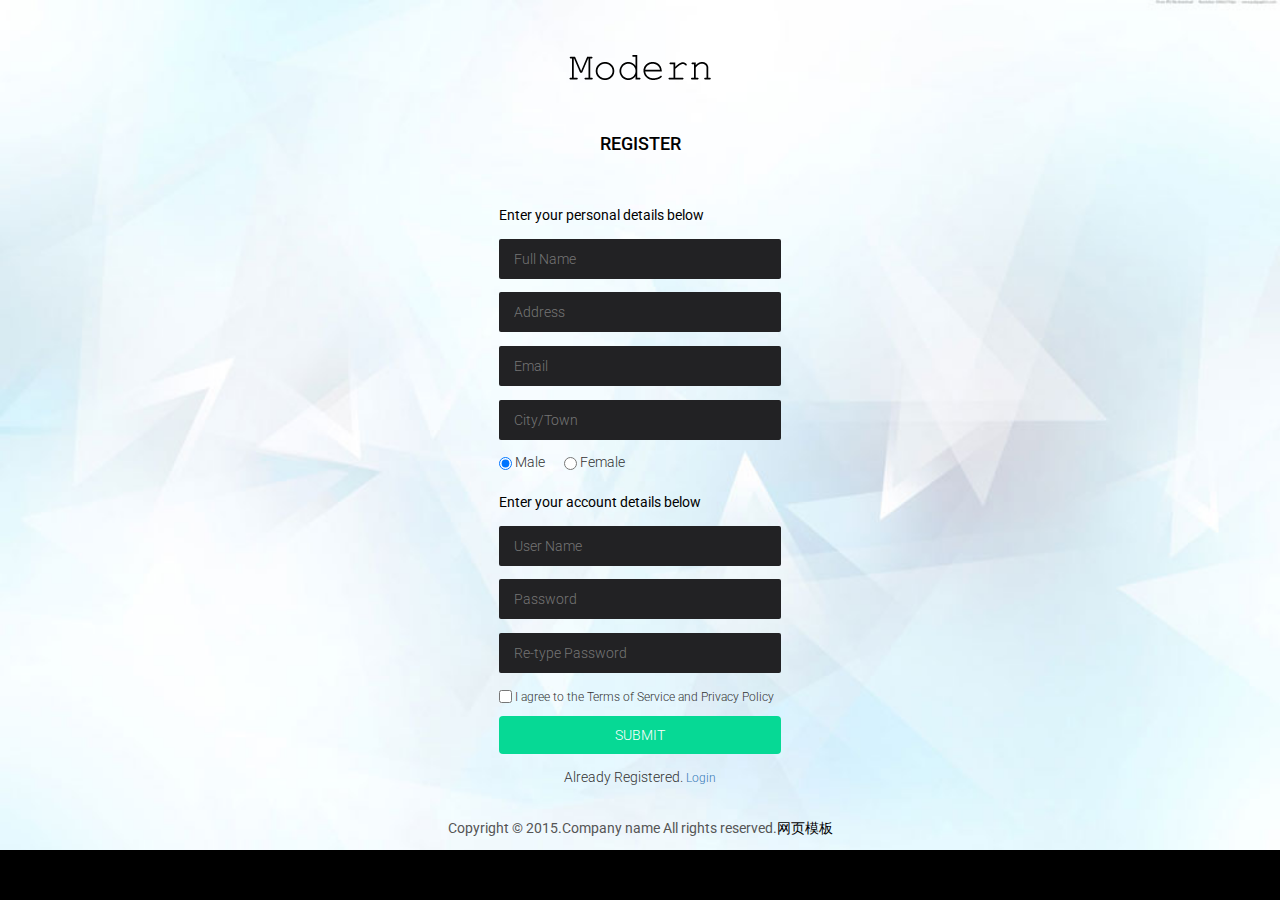
<file: web/moban600/register.html>
<!DOCTYPE HTML>
<html>
<head>
<title>Register</title>
<meta name="viewport" content="width=device-width, initial-scale=1">
<meta http-equiv="Content-Type" content="text/html; charset=utf-8" />
<meta name="keywords" content="Modern Responsive web template, Bootstrap Web Templates, Flat Web Templates, Andriod Compatible web template, 
Smartphone Compatible web template, free webdesigns for Nokia, Samsung, LG, SonyErricsson, Motorola web design" />
<script type="application/x-javascript"> addEventListener("load", function() { setTimeout(hideURLbar, 0); }, false); function hideURLbar(){ window.scrollTo(0,1); } </script>
 <!-- Bootstrap Core CSS -->
<link href="css/bootstrap.min.css" rel='stylesheet' type='text/css' />
<!-- Custom CSS -->
<link href="css/style.css" rel='stylesheet' type='text/css' />
<link href="css/font-awesome.css" rel="stylesheet"> 
<!-- jQuery -->
<script src="js/jquery.min.js"></script>
<!----webfonts--->
<link href='http://fonts.useso.com/css?family=Roboto:400,100,300,500,700,900' rel='stylesheet' type='text/css'>
<!---//webfonts--->  
<!-- Bootstrap Core JavaScript -->
<script src="js/bootstrap.min.js"></script>
</head>
<body id="login">
  <div class="login-logo">
    <a href="index.html"><img src="images/logo.png" alt=""/></a>
  </div>
  <h2 class="form-heading">Register</h2>
  <form class="form-signin app-cam" action="index.html">
      <p>Enter your personal details below</p>
      <input type="text" class="form-control1" placeholder="Full Name" autofocus="">
      <input type="text" class="form-control1" placeholder="Address" autofocus="">
      <input type="text" class="form-control1" placeholder="Email" autofocus="">
      <input type="text" class="form-control1" placeholder="City/Town" autofocus="">
      <div class="radios">
        <label for="radio-01" class="label_radio">
            <input type="radio" checked=""> Male
        </label>
        <label for="radio-02" class="label_radio">
            <input type="radio"> Female
        </label>
	  </div>
	  <p> Enter your account details below</p>
      <input type="text" class="form-control1" placeholder="User Name" autofocus="">
      <input type="password" class="form-control1" placeholder="Password">
      <input type="password" class="form-control1" placeholder="Re-type Password">
      <label class="checkbox-custom check-success">
          <input type="checkbox" value="agree this condition" id="checkbox1"> <label for="checkbox1">I agree to the Terms of Service and Privacy Policy</label>
      </label>
      <button class="btn btn-lg btn-success1 btn-block" type="submit">Submit</button>
      <div class="registration">
          Already Registered.
          <a class="" href="login.html">
              Login
          </a>
      </div>
  </form>
   <div class="copy_layout login register">
      <p>Copyright &copy; 2015.Company name All rights reserved.<a target="_blank" href="http://sc.chinaz.com/moban/">&#x7F51;&#x9875;&#x6A21;&#x677F;</a></p>
   </div>
</body>
</html>
</file>
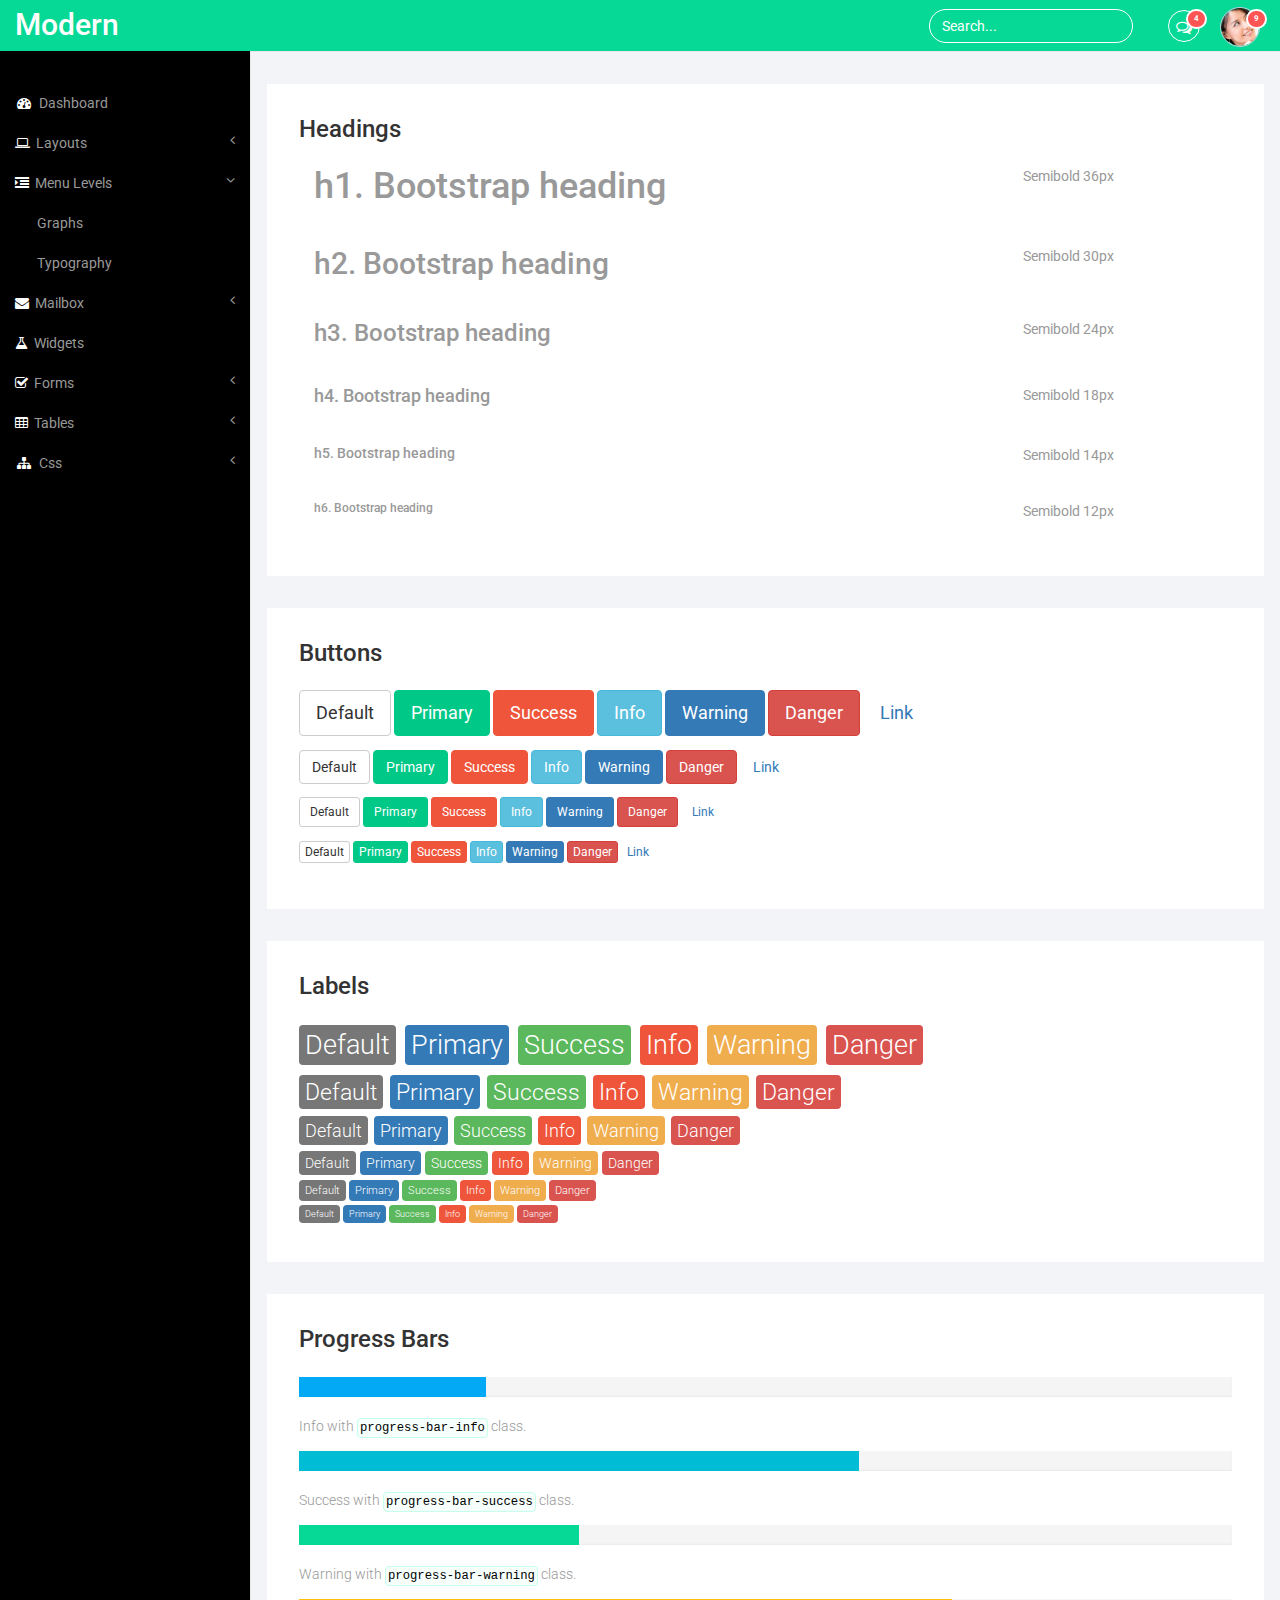
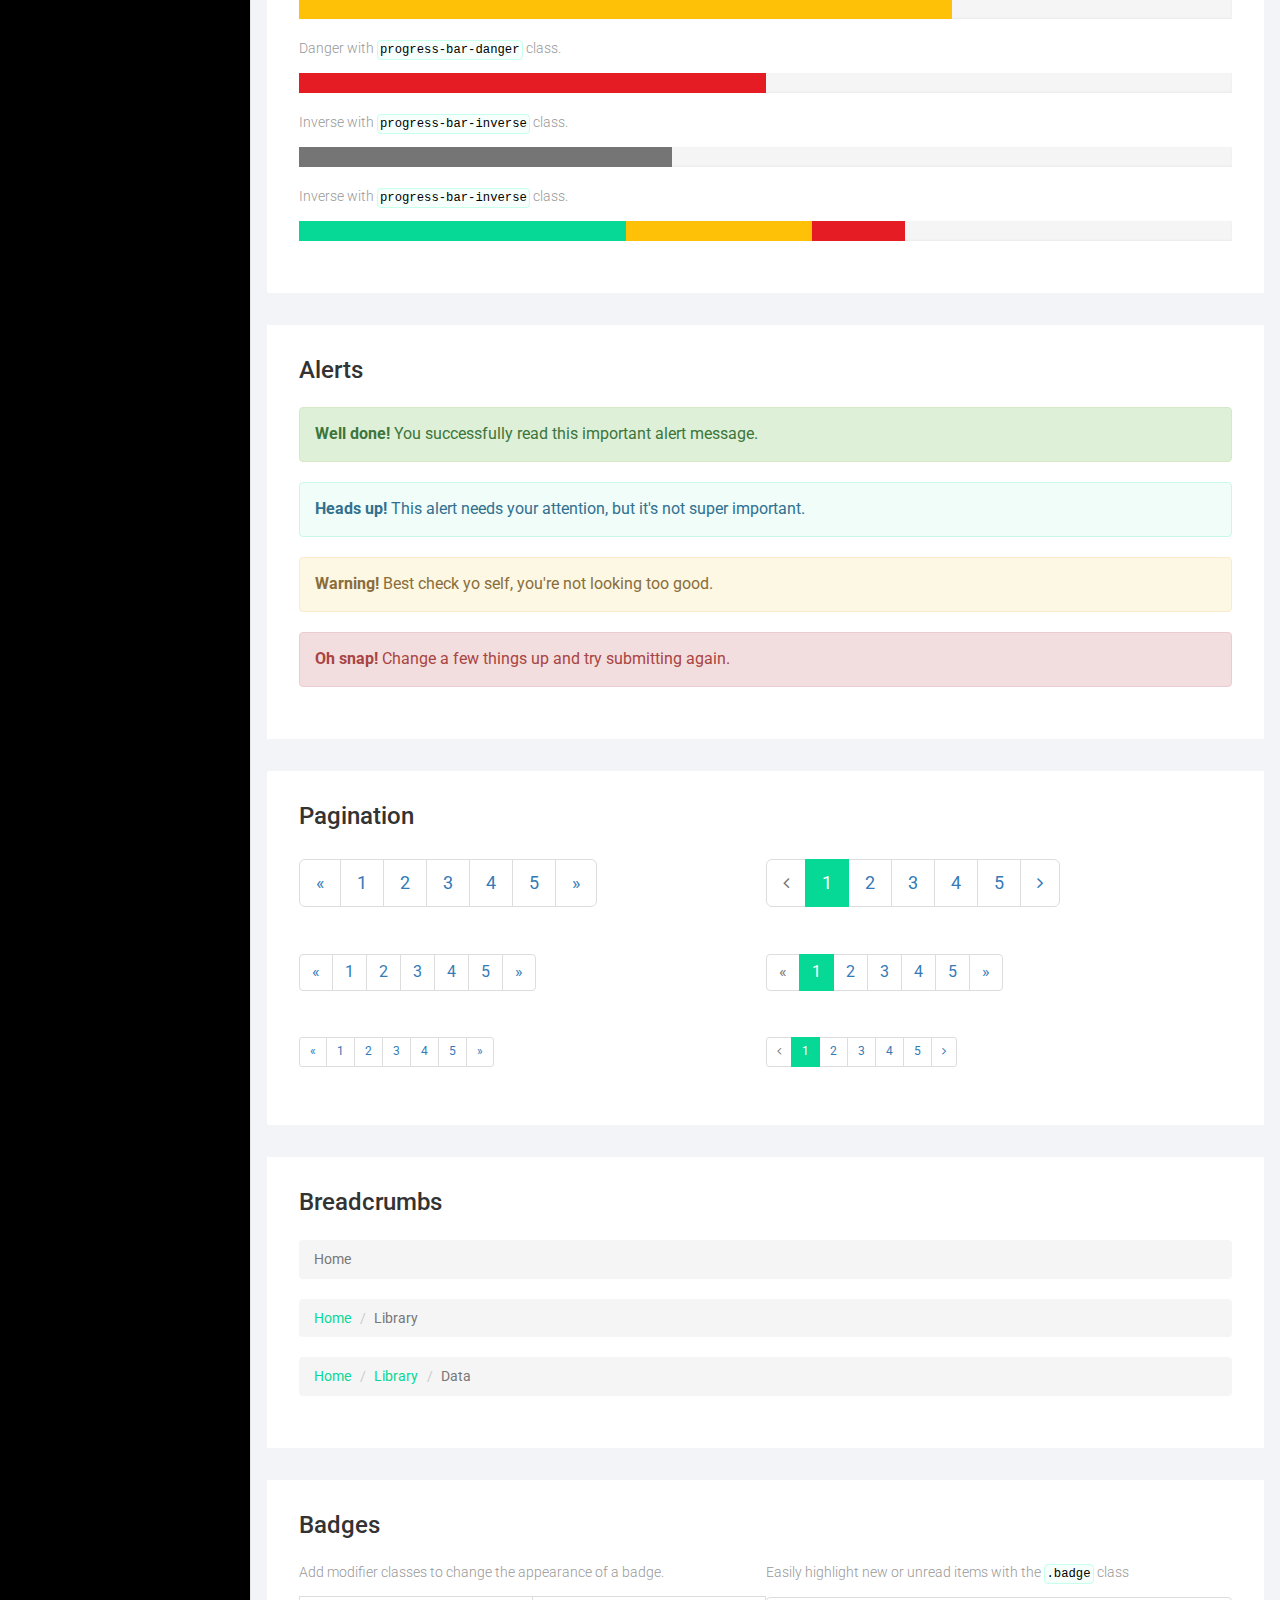
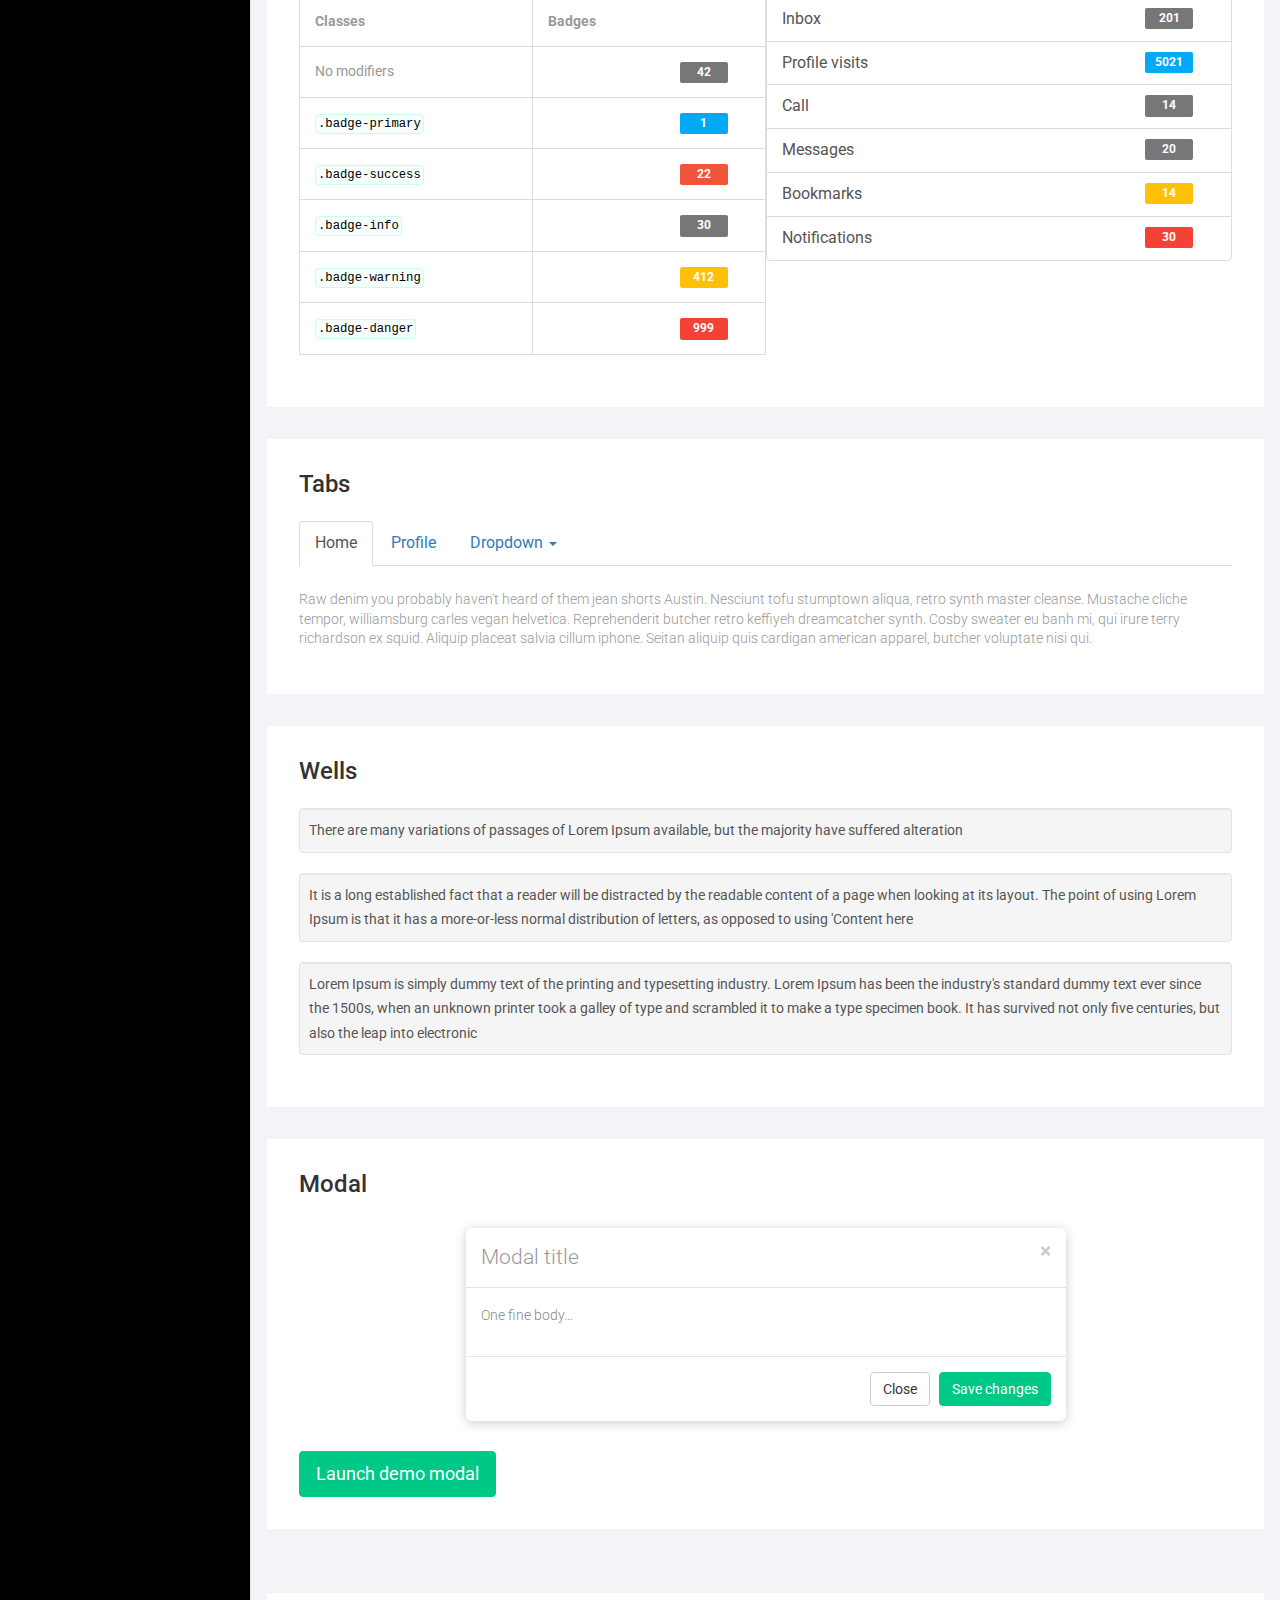
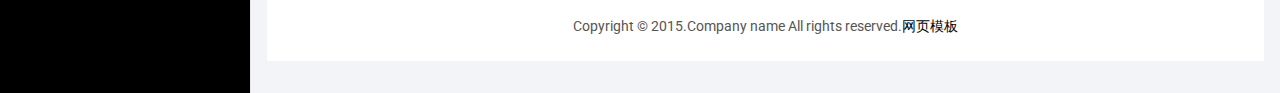
<file: web/moban600/typography.html>
<!DOCTYPE HTML>
<html>
<head>
<title>Typography</title>
<meta name="viewport" content="width=device-width, initial-scale=1">
<meta http-equiv="Content-Type" content="text/html; charset=utf-8" />
<meta name="keywords" content="Modern Responsive web template, Bootstrap Web Templates, Flat Web Templates, Andriod Compatible web template, 
Smartphone Compatible web template, free webdesigns for Nokia, Samsung, LG, SonyErricsson, Motorola web design" />
<script type="application/x-javascript"> addEventListener("load", function() { setTimeout(hideURLbar, 0); }, false); function hideURLbar(){ window.scrollTo(0,1); } </script>
 <!-- Bootstrap Core CSS -->
<link href="css/bootstrap.min.css" rel='stylesheet' type='text/css' />
<!-- Custom CSS -->
<link href="css/style.css" rel='stylesheet' type='text/css' />
<link href="css/font-awesome.css" rel="stylesheet"> 
<!-- jQuery -->
<script src="js/jquery.min.js"></script>
<!----webfonts--->
<link href='http://fonts.useso.com/css?family=Roboto:400,100,300,500,700,900' rel='stylesheet' type='text/css'>
<!---//webfonts--->  
<!-- Bootstrap Core JavaScript -->
<script src="js/bootstrap.min.js"></script>
</head>
<body>
<div id="wrapper">
     <!-- Navigation -->
        <nav class="top1 navbar navbar-default navbar-static-top" role="navigation" style="margin-bottom: 0">
            <div class="navbar-header">
                <button type="button" class="navbar-toggle" data-toggle="collapse" data-target=".navbar-collapse">
                    <span class="sr-only">Toggle navigation</span>
                    <span class="icon-bar"></span>
                    <span class="icon-bar"></span>
                    <span class="icon-bar"></span>
                </button>
                <a class="navbar-brand" href="index.html">Modern</a>
            </div>
            <!-- /.navbar-header -->
            <ul class="nav navbar-nav navbar-right">
				<li class="dropdown">
	        		<a href="#" class="dropdown-toggle" data-toggle="dropdown" aria-expanded="false"><i class="fa fa-comments-o"></i><span class="badge">4</span></a>
	        		<ul class="dropdown-menu">
						<li class="dropdown-menu-header">
							<strong>Messages</strong>
							<div class="progress thin">
							  <div class="progress-bar progress-bar-success" role="progressbar" aria-valuenow="40" aria-valuemin="0" aria-valuemax="100" style="width: 40%">
							    <span class="sr-only">40% Complete (success)</span>
							  </div>
							</div>
						</li>
						<li class="avatar">
							<a href="#">
								<img src="images/1.png" alt=""/>
								<div>New message</div>
								<small>1 minute ago</small>
								<span class="label label-info">NEW</span>
							</a>
						</li>
						<li class="avatar">
							<a href="#">
								<img src="images/2.png" alt=""/>
								<div>New message</div>
								<small>1 minute ago</small>
								<span class="label label-info">NEW</span>
							</a>
						</li>
						<li class="avatar">
							<a href="#">
								<img src="images/3.png" alt=""/>
								<div>New message</div>
								<small>1 minute ago</small>
							</a>
						</li>
						<li class="avatar">
							<a href="#">
								<img src="images/4.png" alt=""/>
								<div>New message</div>
								<small>1 minute ago</small>
							</a>
						</li>
						<li class="avatar">
							<a href="#">
								<img src="images/5.png" alt=""/>
								<div>New message</div>
								<small>1 minute ago</small>
							</a>
						</li>
						<li class="avatar">
							<a href="#">
								<img src="images/pic1.png" alt=""/>
								<div>New message</div>
								<small>1 minute ago</small>
							</a>
						</li>
						<li class="dropdown-menu-footer text-center">
							<a href="#">View all messages</a>
						</li>	
	        		</ul>
	      		</li>
			    <li class="dropdown">
	        		<a href="#" class="dropdown-toggle avatar" data-toggle="dropdown"><img src="images/1.png" alt=""/><span class="badge">9</span></a>
	        		<ul class="dropdown-menu">
						<li class="dropdown-menu-header text-center">
							<strong>Account</strong>
						</li>
						<li class="m_2"><a href="#"><i class="fa fa-bell-o"></i> Updates <span class="label label-info">42</span></a></li>
						<li class="m_2"><a href="#"><i class="fa fa-envelope-o"></i> Messages <span class="label label-success">42</span></a></li>
						<li class="m_2"><a href="#"><i class="fa fa-tasks"></i> Tasks <span class="label label-danger">42</span></a></li>
						<li><a href="#"><i class="fa fa-comments"></i> Comments <span class="label label-warning">42</span></a></li>
						<li class="dropdown-menu-header text-center">
							<strong>Settings</strong>
						</li>
						<li class="m_2"><a href="#"><i class="fa fa-user"></i> Profile</a></li>
						<li class="m_2"><a href="#"><i class="fa fa-wrench"></i> Settings</a></li>
						<li class="m_2"><a href="#"><i class="fa fa-usd"></i> Payments <span class="label label-default">42</span></a></li>
						<li class="m_2"><a href="#"><i class="fa fa-file"></i> Projects <span class="label label-primary">42</span></a></li>
						<li class="divider"></li>
						<li class="m_2"><a href="#"><i class="fa fa-shield"></i> Lock Profile</a></li>
						<li class="m_2"><a href="#"><i class="fa fa-lock"></i> Logout</a></li>	
	        		</ul>
	      		</li>
			</ul>
			<form class="navbar-form navbar-right">
              <input type="text" class="form-control" value="Search..." onfocus="this.value = '';" onblur="if (this.value == '') {this.value = 'Search...';}">
            </form>
            <div class="navbar-default sidebar" role="navigation">
                <div class="sidebar-nav navbar-collapse">
                    <ul class="nav" id="side-menu">
                        <li>
                            <a href="index.html"><i class="fa fa-dashboard fa-fw nav_icon"></i>Dashboard</a>
                        </li>
                        <li>
                            <a href="#"><i class="fa fa-laptop nav_icon"></i>Layouts<span class="fa arrow"></span></a>
                            <ul class="nav nav-second-level">
                                <li>
                                    <a href="grids.html">Grid System</a>
                                </li>
                            </ul>
                            <!-- /.nav-second-level -->
                        </li>
                        <li>
                            <a href="#"><i class="fa fa-indent nav_icon"></i>Menu Levels<span class="fa arrow"></span></a>
                            <ul class="nav nav-second-level">
                                <li>
                                    <a href="graphs.html">Graphs</a>
                                </li>
                                <li>
                                    <a href="typography.html">Typography</a>
                                </li>
                            </ul>
                            <!-- /.nav-second-level -->
                        </li>
                        <li>
                            <a href="#"><i class="fa fa-envelope nav_icon"></i>Mailbox<span class="fa arrow"></span></a>
                            <ul class="nav nav-second-level">
                                <li>
                                    <a href="inbox.html">Inbox</a>
                                </li>
                                <li>
                                    <a href="compose.html">Compose email</a>
                                </li>
                            </ul>
                            <!-- /.nav-second-level -->
                        </li>
                        <li>
                            <a href="widgets.html"><i class="fa fa-flask nav_icon"></i>Widgets</a>
                        </li>
                         <li>
                            <a href="#"><i class="fa fa-check-square-o nav_icon"></i>Forms<span class="fa arrow"></span></a>
                            <ul class="nav nav-second-level">
                                <li>
                                    <a href="forms.html">Basic Forms</a>
                                </li>
                                <li>
                                    <a href="validation.html">Validation</a>
                                </li>
                            </ul>
                            <!-- /.nav-second-level -->
                        </li>
                        <li>
                            <a href="#"><i class="fa fa-table nav_icon"></i>Tables<span class="fa arrow"></span></a>
                            <ul class="nav nav-second-level">
                                <li>
                                    <a href="basic_tables.html">Basic Tables</a>
                                </li>
                            </ul>
                            <!-- /.nav-second-level -->
                        </li>
                        <li>
                            <a href="#"><i class="fa fa-sitemap fa-fw nav_icon"></i>Css<span class="fa arrow"></span></a>
                            <ul class="nav nav-second-level">
                                <li>
                                    <a href="media.html">Media</a>
                                </li>
                                <li>
                                    <a href="login.html">Login</a>
                                </li>
                            </ul>
                            <!-- /.nav-second-level -->
                        </li>
                    </ul>
                </div>
                <!-- /.sidebar-collapse -->
            </div>
            <!-- /.navbar-static-side -->
        </nav>
        <div id="page-wrapper">
        <div class="graphs">
  <div class="grid_3 grid_4">
  <h3>Headings</h3>
  <div class="bs-example">
    <table class="table">
      <tbody>
        <tr>
          <td><h1 id="h1">h1. Bootstrap heading<a class="anchorjs-link" href="#h1.-bootstrap-heading"><span class="anchorjs-icon"></span></a></h1></td>
          <td class="type-info">Semibold 36px</td>
        </tr>
        <tr>
          <td><h2 id="h2">h2. Bootstrap heading<a class="anchorjs-link" href="#h2.-bootstrap-heading"><span class="anchorjs-icon"></span></a></h2></td>
          <td class="type-info">Semibold 30px</td>
        </tr>
        <tr>
          <td><h3 id="h3">h3. Bootstrap heading<a class="anchorjs-link" href="#h3.-bootstrap-heading"><span class="anchorjs-icon"></span></a></h3></td>
          <td class="type-info">Semibold 24px</td>
        </tr>
        <tr>
          <td><h4 id="h4">h4. Bootstrap heading<a class="anchorjs-link" href="#h4.-bootstrap-heading"><span class="anchorjs-icon"></span></a></h4></td>
          <td class="type-info">Semibold 18px</td>
        </tr>
        <tr>
          <td><h5 id="h5.-bootstrap-heading">h5. Bootstrap heading<a class="anchorjs-link" href="#h5.-bootstrap-heading"><span class="anchorjs-icon"></span></a></h5></td>
          <td class="type-info">Semibold 14px</td>
        </tr>
        <tr>
          <td><h6>h6. Bootstrap heading</h6></td>
          <td class="type-info">Semibold 12px</td>
        </tr>
      </tbody>
    </table>
    </div>
  </div>
  <div class="grid_3 grid_5">
  	<h3>Buttons</h3>
  	 <div class="but_list">
      <p>
        <button type="button" class="btn btn_5 btn-lg btn-default">Default</button>
        <button type="button" class="btn btn_5 btn-lg btn-primary">Primary</button>
        <button type="button" class="btn btn_5 btn-lg btn-success warning_1">Success</button>
        <button type="button" class="btn btn_5 btn-lg btn-info">Info</button>
        <button type="button" class="btn btn_5 btn-lg btn-warning warning_11">Warning</button>
        <button type="button" class="btn btn_5 btn-lg btn-danger">Danger</button>
        <button type="button" class="btn btn_5 btn-lg btn-link">Link</button>
      </p>
      <p>
        <button type="button" class="btn btn-default">Default</button>
        <button type="button" class="btn btn-primary">Primary</button>
        <button type="button" class="btn btn-success warning_2">Success</button>
        <button type="button" class="btn btn-info">Info</button>
        <button type="button" class="btn btn-warning warning_22">Warning</button>
        <button type="button" class="btn btn-danger">Danger</button>
        <button type="button" class="btn btn-link">Link</button>
      </p>
      <p>
        <button type="button" class="btn btn-sm btn-default">Default</button>
        <button type="button" class="btn btn-sm btn-primary">Primary</button>
        <button type="button" class="btn btn-sm btn-success warning_3">Success</button>
        <button type="button" class="btn btn-sm btn-info">Info</button>
        <button type="button" class="btn btn-sm btn-warning warning_33">Warning</button>
        <button type="button" class="btn btn-sm btn-danger">Danger</button>
        <button type="button" class="btn btn-sm btn-link">Link</button>
      </p>
      <p>
        <button type="button" class="btn btn-xs btn-default">Default</button>
        <button type="button" class="btn btn-xs btn-primary">Primary</button>
        <button type="button" class="btn btn-xs btn-success warning_4">Success</button>
        <button type="button" class="btn btn-xs btn-info">Info</button>
        <button type="button" class="btn btn-xs btn-warning warning_44">Warning</button>
        <button type="button" class="btn btn-xs btn-danger">Danger</button>
        <button type="button" class="btn btn-xs btn-link">Link</button>
      </p>
    </div>
  </div>
  <div class="grid_3 grid_5">
  	<h3>Labels</h3>
     <div class="but_list">
      <h1>
        <span class="label btn_6 label-default">Default</span>
        <span class="label btn_6 label-primary">Primary</span>
        <span class="label btn_6 label-success">Success</span>
        <span class="label btn_6 label-info">Info</span>
        <span class="label btn_6 label-warning">Warning</span>
        <span class="label btn_6 label-danger">Danger</span>
      </h1>
      <h2>
        <span class="label btn_7 label-default">Default</span>
        <span class="label btn_7 label-primary">Primary</span>
        <span class="label btn_7 label-success">Success</span>
        <span class="label btn_7 label-info">Info</span>
        <span class="label btn_7 label-warning">Warning</span>
        <span class="label btn_7 label-danger">Danger</span>
      </h2>
      <h3>
        <span class="label label-default">Default</span>
        <span class="label label-primary">Primary</span>
        <span class="label label-success">Success</span>
        <span class="label label-info">Info</span>
        <span class="label label-warning">Warning</span>
        <span class="label label-danger">Danger</span>
      </h3>
      <h4>
        <span class="label label-default">Default</span>
        <span class="label label-primary">Primary</span>
        <span class="label label-success">Success</span>
        <span class="label label-info">Info</span>
        <span class="label label-warning">Warning</span>
        <span class="label label-danger">Danger</span>
      </h4>
      <h5>
        <span class="label label-default">Default</span>
        <span class="label label-primary">Primary</span>
        <span class="label label-success">Success</span>
        <span class="label label-info">Info</span>
        <span class="label label-warning">Warning</span>
        <span class="label label-danger">Danger</span>
      </h5>
      <h6>
        <span class="label label-default">Default</span>
        <span class="label label-primary">Primary</span>
        <span class="label label-success">Success</span>
        <span class="label label-info">Info</span>
        <span class="label label-warning">Warning</span>
        <span class="label label-danger">Danger</span>
      </h6>
     </div>
   </div>
   <div class="grid_3 grid_5">
     <h3>Progress Bars</h3>
         <div class="tab-content">
              <div class="tab-pane active" id="domprogress">
                  <div class="progress">    
                    <div class="progress-bar progress-bar-primary" style="width: 20%"></div>
                  </div>
                  <p>Info with <code>progress-bar-info</code> class.</p>
                  <div class="progress">    
                    <div class="progress-bar progress-bar-info" style="width: 60%"></div>
                  </div>
                  <p>Success with <code>progress-bar-success</code> class.</p>
                  <div class="progress">
                    <div class="progress-bar progress-bar-success" style="width: 30%"></div>
                  </div>
                  <p>Warning with <code>progress-bar-warning</code> class.</p>
                  <div class="progress">
                    <div class="progress-bar progress-bar-warning" style="width: 70%"></div>
                  </div>
                  <p>Danger with <code>progress-bar-danger</code> class.</p>
                  <div class="progress">
                    <div class="progress-bar progress-bar-danger" style="width: 50%"></div>
                  </div>
                  <p>Inverse with <code>progress-bar-inverse</code> class.</p>
                  <div class="progress">
                    <div class="progress-bar progress-bar-inverse" style="width: 40%"></div>
                  </div>
                   <p>Inverse with <code>progress-bar-inverse</code> class.</p>
                  <div class="progress">
                    <div class="progress-bar progress-bar-success" style="width: 35%"><span class="sr-only">35% Complete (success)</span></div>
                    <div class="progress-bar progress-bar-warning" style="width: 20%"><span class="sr-only">20% Complete (warning)</span></div>
                    <div class="progress-bar progress-bar-danger" style="width: 10%"><span class="sr-only">10% Complete (danger)</span></div>
                  </div>
            </div>
       </div>
   </div>
   <div class="grid_3 grid_5">
     <h3>Alerts</h3>
     <div class="but_list">
       <div class="alert alert-success" role="alert">
        <strong>Well done!</strong> You successfully read this important alert message.
       </div>
       <div class="alert alert-info" role="alert">
        <strong>Heads up!</strong> This alert needs your attention, but it's not super important.
       </div>
       <div class="alert alert-warning" role="alert">
        <strong>Warning!</strong> Best check yo self, you're not looking too good.
       </div>
       <div class="alert alert-danger" role="alert">
        <strong>Oh snap!</strong> Change a few things up and try submitting again.
       </div>
     </div>
   </div>
   <div class="grid_3 grid_5">
     <h3>Pagination</h3>
     <div class="col-md-6 page_1">
      <nav>
      <ul class="pagination pagination-lg">
        <li><a href="#" aria-label="Previous"><span aria-hidden="true">«</span></a></li>
        <li><a href="#">1</a></li>
        <li><a href="#">2</a></li>
        <li><a href="#">3</a></li>
        <li><a href="#">4</a></li>
        <li><a href="#">5</a></li>
        <li><a href="#" aria-label="Next"><span aria-hidden="true">»</span></a></li>
      </ul>
      </nav>
      <nav>
      <ul class="pagination">
        <li><a href="#" aria-label="Previous"><span aria-hidden="true">«</span></a></li>
        <li><a href="#">1</a></li>
        <li><a href="#">2</a></li>
        <li><a href="#">3</a></li>
        <li><a href="#">4</a></li>
        <li><a href="#">5</a></li>
        <li><a href="#" aria-label="Next"><span aria-hidden="true">»</span></a></li>
      </ul>
    </nav>
    <nav>
      <ul class="pagination pagination-sm">
        <li><a href="#" aria-label="Previous"><span aria-hidden="true">«</span></a></li>
        <li><a href="#">1</a></li>
        <li><a href="#">2</a></li>
        <li><a href="#">3</a></li>
        <li><a href="#">4</a></li>
        <li><a href="#">5</a></li>
        <li><a href="#" aria-label="Next"><span aria-hidden="true">»</span></a></li>
      </ul>
    </nav>
    </div>
    <div class="col-md-6 page_1">
    	<ul class="pagination pagination-lg">
			<li class="disabled"><a href="#"><i class="fa fa-angle-left"></i></a></li>
			<li class="active"><a href="#">1</a></li>
			<li><a href="#">2</a></li>
			<li><a href="#">3</a></li>
			<li><a href="#">4</a></li>
			<li><a href="#">5</a></li>
			<li><a href="#"><i class="fa fa-angle-right"></i></a></li>
	   </ul>
    <nav>
      <ul class="pagination">
        <li class="disabled"><a href="#" aria-label="Previous"><span aria-hidden="true">«</span></a></li>
        <li class="active"><a href="#">1 <span class="sr-only">(current)</span></a></li>
        <li><a href="#">2</a></li>
        <li><a href="#">3</a></li>
        <li><a href="#">4</a></li>
        <li><a href="#">5</a></li>
        <li><a href="#" aria-label="Next"><span aria-hidden="true">»</span></a></li>
     </ul>
   </nav>
     <ul class="pagination pagination-sm">
		<li class="disabled"><a href="#"><i class="fa fa-angle-left"></i></a></li>
		<li class="active"><a href="#">1</a></li>
		<li><a href="#">2</a></li>
		<li><a href="#">3</a></li>
		<li><a href="#">4</a></li>
		<li><a href="#">5</a></li>
		<li><a href="#"><i class="fa fa-angle-right"></i></a></li>
	</ul>
    </div>
   <div class="clearfix"> </div>
   </div>
   <div class="grid_3 grid_5">
     <h3>Breadcrumbs</h3>
     <div class="but_list">
	    <ol class="breadcrumb">
	      <li class="active">Home</li>
	    </ol>
	    <ol class="breadcrumb">
	      <li><a href="#">Home</a></li>
	      <li class="active">Library</li>
	    </ol>
	    <ol class="breadcrumb">
	      <li><a href="#">Home</a></li>
	      <li><a href="#">Library</a></li>
	      <li class="active">Data</li>
	    </ol>
	  </div>
   </div>
   <div class="grid_3 grid_5">
     <h3>Badges</h3>
       <div class="but_list">
	    <div class="col-md-6 page_1">
			<p>Add modifier classes to change the appearance of a badge.</p>
              <table class="table table-bordered">
				<thead>
					<tr>
						<th width="50%">Classes</th>
						<th width="50%">Badges</th>
					</tr>
				</thead>
				<tbody>
					<tr>
						<td>No modifiers</td>
						<td><span class="badge">42</span></td>
					</tr>
					<tr>
						<td><code>.badge-primary</code></td>
						<td><span class="badge badge-primary">1</span></td>
					</tr>
					<tr>
						<td><code>.badge-success</code></td>
						<td><span class="badge badge-success">22</span></td>
					</tr>
					<tr>
						<td><code>.badge-info</code></td>
						<td><span class="badge badge-info">30</span></td>
					</tr>
					<tr>
						<td><code>.badge-warning</code></td>
						<td><span class="badge badge-warning">412</span></td>
					</tr>
					<tr>
						<td><code>.badge-danger</code></td>
						<td><span class="badge badge-danger">999</span></td>
					</tr>
				</tbody>
			  </table>                    
		</div>
		<div class="col-md-6 page_1">
		  <p>Easily highlight new or unread items with the <code>.badge</code> class</p>
			<div class="list-group list-group-alternate"> 
				<a href="#" class="list-group-item"><span class="badge">201</span> <i class="ti ti-email"></i> Inbox </a> 
				<a href="#" class="list-group-item"><span class="badge badge-primary">5021</span> <i class="ti ti-eye"></i> Profile visits </a> 
				<a href="#" class="list-group-item"><span class="badge">14</span> <i class="ti ti-headphone-alt"></i> Call </a> 
				<a href="#" class="list-group-item"><span class="badge">20</span> <i class="ti ti-comments"></i> Messages </a> 
				<a href="#" class="list-group-item"><span class="badge badge-warning">14</span> <i class="ti ti-bookmark"></i> Bookmarks </a> 
				<a href="#" class="list-group-item"><span class="badge badge-danger">30</span> <i class="ti ti-bell"></i> Notifications </a> 
			</div>
	   </div>
	   <div class="clearfix"> </div>
	   </div>
     </div>
     <div class="grid_3 grid_5">
	     <h3>Tabs</h3>
	     <div class="but_list">
	       <div class="bs-example bs-example-tabs" role="tabpanel" data-example-id="togglable-tabs">
			<ul id="myTab" class="nav nav-tabs" role="tablist">
			  <li role="presentation" class="active"><a href="#home" id="home-tab" role="tab" data-toggle="tab" aria-controls="home" aria-expanded="true">Home</a></li>
			  <li role="presentation"><a href="#profile" role="tab" id="profile-tab" data-toggle="tab" aria-controls="profile">Profile</a></li>
			  <li role="presentation" class="dropdown">
			    <a href="#" id="myTabDrop1" class="dropdown-toggle" data-toggle="dropdown" aria-controls="myTabDrop1-contents">Dropdown <span class="caret"></span></a>
			    <ul class="dropdown-menu" role="menu" aria-labelledby="myTabDrop1" id="myTabDrop1-contents">
			      <li><a href="#dropdown1" tabindex="-1" role="tab" id="dropdown1-tab" data-toggle="tab" aria-controls="dropdown1">@fat</a></li>
			      <li><a href="#dropdown2" tabindex="-1" role="tab" id="dropdown2-tab" data-toggle="tab" aria-controls="dropdown2">@mdo</a></li>
			    </ul>
			  </li>
			</ul>
		<div id="myTabContent" class="tab-content">
		  <div role="tabpanel" class="tab-pane fade in active" id="home" aria-labelledby="home-tab">
		    <p>Raw denim you probably haven't heard of them jean shorts Austin. Nesciunt tofu stumptown aliqua, retro synth master cleanse. Mustache cliche tempor, williamsburg carles vegan helvetica. Reprehenderit butcher retro keffiyeh dreamcatcher synth. Cosby sweater eu banh mi, qui irure terry richardson ex squid. Aliquip placeat salvia cillum iphone. Seitan aliquip quis cardigan american apparel, butcher voluptate nisi qui.</p>
		  </div>
		  <div role="tabpanel" class="tab-pane fade" id="profile" aria-labelledby="profile-tab">
		    <p>Food truck fixie locavore, accusamus mcsweeney's marfa nulla single-origin coffee squid. Exercitation +1 labore velit, blog sartorial PBR leggings next level wes anderson artisan four loko farm-to-table craft beer twee. Qui photo booth letterpress, commodo enim craft beer mlkshk aliquip jean shorts ullamco ad vinyl cillum PBR. Homo nostrud organic, assumenda labore aesthetic magna delectus mollit. Keytar helvetica VHS salvia yr, vero magna velit sapiente labore stumptown. Vegan fanny pack odio cillum wes anderson 8-bit, sustainable jean shorts beard ut DIY ethical culpa terry richardson biodiesel. Art party scenester stumptown, tumblr butcher vero sint qui sapiente accusamus tattooed echo park.</p>
		  </div>
		  <div role="tabpanel" class="tab-pane fade" id="dropdown1" aria-labelledby="dropdown1-tab">
		    <p>Etsy mixtape wayfarers, ethical wes anderson tofu before they sold out mcsweeney's organic lomo retro fanny pack lo-fi farm-to-table readymade. Messenger bag gentrify pitchfork tattooed craft beer, iphone skateboard locavore carles etsy salvia banksy hoodie helvetica. DIY synth PBR banksy irony. Leggings gentrify squid 8-bit cred pitchfork. Williamsburg banh mi whatever gluten-free, carles pitchfork biodiesel fixie etsy retro mlkshk vice blog. Scenester cred you probably haven't heard of them, vinyl craft beer blog stumptown. Pitchfork sustainable tofu synth chambray yr.</p>
		  </div>
		  <div role="tabpanel" class="tab-pane fade" id="dropdown2" aria-labelledby="dropdown2-tab">
		    <p>Trust fund seitan letterpress, keytar raw denim keffiyeh etsy art party before they sold out master cleanse gluten-free squid scenester freegan cosby sweater. Fanny pack portland seitan DIY, art party locavore wolf cliche high life echo park Austin. Cred vinyl keffiyeh DIY salvia PBR, banh mi before they sold out farm-to-table VHS viral locavore cosby sweater. Lomo wolf viral, mustache readymade thundercats keffiyeh craft beer marfa ethical. Wolf salvia freegan, sartorial keffiyeh echo park vegan.</p>
		  </div>
		</div>
   </div>
   </div>
  </div>
  <div class="grid_3 grid_5">
     <h3>Wells</h3>
     <div class="but_list">
       <div class="well">
        There are many variations of passages of Lorem Ipsum available, but the majority have suffered alteration
       </div>
       <div class="well">
        It is a long established fact that a reader will be distracted by the readable content of a page when looking at its layout. The point of using Lorem Ipsum is that it has a more-or-less normal distribution of letters, as opposed to using 'Content here
       </div>
       <div class="well">
        Lorem Ipsum is simply dummy text of the printing and typesetting industry. Lorem Ipsum has been the industry's standard dummy text ever since the 1500s, when an unknown printer took a galley of type and scrambled it to make a type specimen book. It has survived not only five centuries, but also the leap into electronic
       </div>
     </div>
  </div>
  <div class="grid_3 grid_5">
     <h3>Modal</h3>
      <div class="bs-example2">
		<div class="modal-dialog">
			<div class="modal-content">
				<div class="modal-header">
					<button type="button" class="close" data-dismiss="modal" aria-hidden="true">×</button>
					<h2 class="modal-title">Modal title</h2>
				</div>
				<div class="modal-body">
					<p>One fine body…</p>
				</div>
				<div class="modal-footer">
					<button type="button" class="btn btn-default" data-dismiss="modal">Close</button>
					<button type="button" class="btn btn-primary">Save changes</button>
				</div>
			</div><!-- /.modal-content -->
		</div><!-- /.modal-dialog -->
	   </div>
	 <div class="bs-example2 bs-example-padded-bottom">
     <button type="button" class="btn btn-primary btn-lg" data-toggle="modal" data-target="#myModal">
      Launch demo modal
     </button>
     <div class="modal fade" id="myModal" tabindex="-1" role="dialog" aria-labelledby="myModalLabel" aria-hidden="true" style="display: none;">
					<div class="modal-dialog">
						<div class="modal-content">
							<div class="modal-header">
								<button type="button" class="close" data-dismiss="modal" aria-hidden="true">×</button>
								<h2 class="modal-title">Modal title</h2>
							</div>
							<div class="modal-body">
								<h2>Text in a modal</h2>
								<p>Duis mollis, est non commodo luctus, nisi erat porttitor ligula.</p>
                                <h2>Tooltips in a modal</h2>
								<p><a href="#" class="tooltips" title="" data-original-title="Tooltip">This link</a> and <a href="#" class="tooltips" title="" data-original-title="Tooltip">that link</a> should have tooltips on hover.</p>

								<hr>
                                <h2>Overflowing text to show scroll behavior</h2>
								<p>Cras mattis consectetur purus sit amet fermentum. Cras justo odio, dapibus ac facilisis in, egestas eget quam. Morbi leo risus, porta ac consectetur ac, vestibulum at eros.</p>
								<p>Praesent commodo cursus magna, vel scelerisque nisl consectetur et. Vivamus sagittis lacus vel augue laoreet rutrum faucibus dolor auctor.</p>
								<p>Aenean lacinia bibendum nulla sed consectetur. Praesent commodo cursus magna, vel scelerisque nisl consectetur et. Donec sed odio dui. Donec ullamcorper nulla non metus auctor fringilla.</p>
								<p>Cras mattis consectetur purus sit amet fermentum. Cras justo odio, dapibus ac facilisis in, egestas eget quam. Morbi leo risus, porta ac consectetur ac, vestibulum at eros.</p>
								<p>Praesent commodo cursus magna, vel scelerisque nisl consectetur et. Vivamus sagittis lacus vel augue laoreet rutrum faucibus dolor auctor.</p>
								<p><img src="images/pic3.jpg" class="img-responsive" alt="Fountain" class="img-rounded img-responsive"></p>
								<p>Aenean lacinia bibendum nulla sed consectetur. Praesent commodo cursus magna, vel scelerisque nisl consectetur et. Donec sed odio dui. Donec ullamcorper nulla non metus auctor fringilla.</p>
								<p>Cras mattis consectetur purus sit amet fermentum. Cras justo odio, dapibus ac facilisis in, egestas eget quam. Morbi leo risus, porta ac consectetur ac, vestibulum at eros.</p>
								<p>Praesent commodo cursus magna, vel scelerisque nisl consectetur et. Vivamus sagittis lacus vel augue laoreet rutrum faucibus dolor auctor.</p>
								<p>Aenean lacinia bibendum nulla sed consectetur. Praesent commodo cursus magna, vel scelerisque nisl consectetur et. Donec sed odio dui. Donec ullamcorper nulla non metus auctor fringilla.</p>
                            </div>
							<div class="modal-footer">
								<button type="button" class="btn btn-default" data-dismiss="modal">Close</button>
								<button type="button" class="btn btn-primary">Save changes</button>
							</div>
						</div><!-- /.modal-content -->
					</div><!-- /.modal-dialog -->
				</div>
           </div>
         </div>
         <div class="copy_layout">
         <p>Copyright &copy; 2015.Company name All rights reserved.<a target="_blank" href="http://sc.chinaz.com/moban/">&#x7F51;&#x9875;&#x6A21;&#x677F;</a></p>
        </div>	
        </div>
      </div>
      <!-- /#page-wrapper -->
   </div>
    <!-- /#wrapper -->
<!-- Nav CSS -->
<link href="css/custom.css" rel="stylesheet">
<!-- Metis Menu Plugin JavaScript -->
<script src="js/metisMenu.min.js"></script>
<script src="js/custom.js"></script>
</body>
</html>
</file>
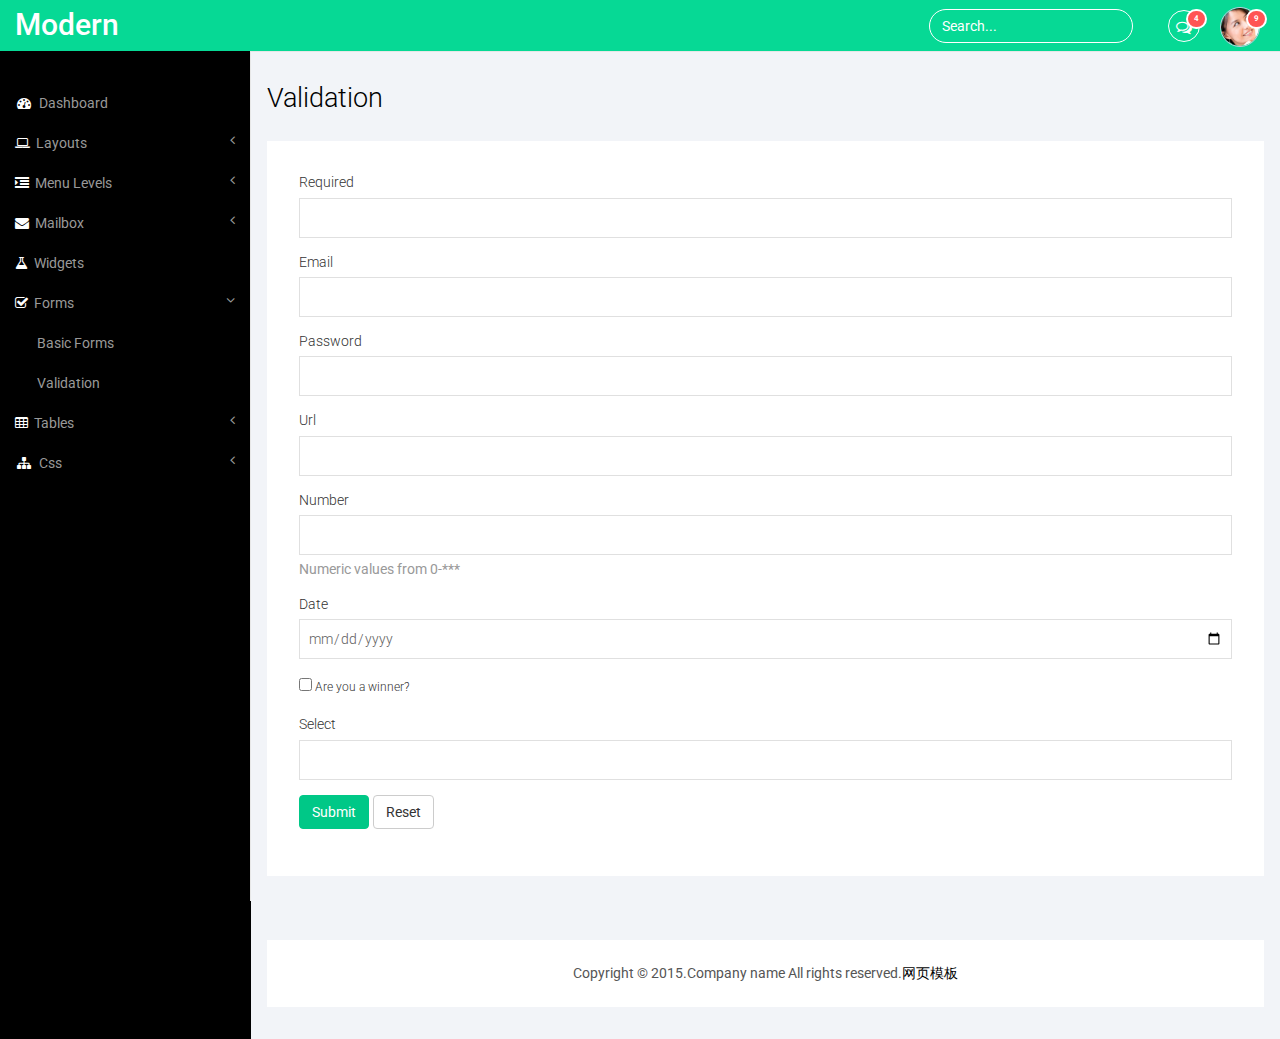
<file: web/moban600/validation.html>
<!DOCTYPE HTML>
<html>
<head>
<title>Validation</title>
<meta name="viewport" content="width=device-width, initial-scale=1">
<meta http-equiv="Content-Type" content="text/html; charset=utf-8" />
<meta name="keywords" content="Modern Responsive web template, Bootstrap Web Templates, Flat Web Templates, Andriod Compatible web template, 
Smartphone Compatible web template, free webdesigns for Nokia, Samsung, LG, SonyErricsson, Motorola web design" />
<script type="application/x-javascript"> addEventListener("load", function() { setTimeout(hideURLbar, 0); }, false); function hideURLbar(){ window.scrollTo(0,1); } </script>
 <!-- Bootstrap Core CSS -->
<link href="css/bootstrap.min.css" rel='stylesheet' type='text/css' />
<!-- Custom CSS -->
<link href="css/style.css" rel='stylesheet' type='text/css' />
<link href="css/font-awesome.css" rel="stylesheet"> 
<!-- jQuery -->
<script src="js/jquery.min.js"></script>
<!----webfonts--->
<link href='http://fonts.useso.com/css?family=Roboto:400,100,300,500,700,900' rel='stylesheet' type='text/css'>
<!---//webfonts--->  
<!-- Bootstrap Core JavaScript -->
<script src="js/bootstrap.min.js"></script>
</head>
<body>
<div id="wrapper">
     <!-- Navigation -->
        <nav class="top1 navbar navbar-default navbar-static-top" role="navigation" style="margin-bottom: 0">
            <div class="navbar-header">
                <button type="button" class="navbar-toggle" data-toggle="collapse" data-target=".navbar-collapse">
                    <span class="sr-only">Toggle navigation</span>
                    <span class="icon-bar"></span>
                    <span class="icon-bar"></span>
                    <span class="icon-bar"></span>
                </button>
                <a class="navbar-brand" href="index.html">Modern</a>
            </div>
            <!-- /.navbar-header -->
            <ul class="nav navbar-nav navbar-right">
				<li class="dropdown">
	        		<a href="#" class="dropdown-toggle" data-toggle="dropdown" aria-expanded="false"><i class="fa fa-comments-o"></i><span class="badge">4</span></a>
	        		<ul class="dropdown-menu">
						<li class="dropdown-menu-header">
							<strong>Messages</strong>
							<div class="progress thin">
							  <div class="progress-bar progress-bar-success" role="progressbar" aria-valuenow="40" aria-valuemin="0" aria-valuemax="100" style="width: 40%">
							    <span class="sr-only">40% Complete (success)</span>
							  </div>
							</div>
						</li>
						<li class="avatar">
							<a href="#">
								<img src="images/1.png" alt=""/>
								<div>New message</div>
								<small>1 minute ago</small>
								<span class="label label-info">NEW</span>
							</a>
						</li>
						<li class="avatar">
							<a href="#">
								<img src="images/2.png" alt=""/>
								<div>New message</div>
								<small>1 minute ago</small>
								<span class="label label-info">NEW</span>
							</a>
						</li>
						<li class="avatar">
							<a href="#">
								<img src="images/3.png" alt=""/>
								<div>New message</div>
								<small>1 minute ago</small>
							</a>
						</li>
						<li class="avatar">
							<a href="#">
								<img src="images/4.png" alt=""/>
								<div>New message</div>
								<small>1 minute ago</small>
							</a>
						</li>
						<li class="avatar">
							<a href="#">
								<img src="images/5.png" alt=""/>
								<div>New message</div>
								<small>1 minute ago</small>
							</a>
						</li>
						<li class="avatar">
							<a href="#">
								<img src="images/pic1.png" alt=""/>
								<div>New message</div>
								<small>1 minute ago</small>
							</a>
						</li>
						<li class="dropdown-menu-footer text-center">
							<a href="#">View all messages</a>
						</li>	
	        		</ul>
	      		</li>
			    <li class="dropdown">
	        		<a href="#" class="dropdown-toggle avatar" data-toggle="dropdown"><img src="images/1.png" alt=""/><span class="badge">9</span></a>
	        		<ul class="dropdown-menu">
						<li class="dropdown-menu-header text-center">
							<strong>Account</strong>
						</li>
						<li class="m_2"><a href="#"><i class="fa fa-bell-o"></i> Updates <span class="label label-info">42</span></a></li>
						<li class="m_2"><a href="#"><i class="fa fa-envelope-o"></i> Messages <span class="label label-success">42</span></a></li>
						<li class="m_2"><a href="#"><i class="fa fa-tasks"></i> Tasks <span class="label label-danger">42</span></a></li>
						<li><a href="#"><i class="fa fa-comments"></i> Comments <span class="label label-warning">42</span></a></li>
						<li class="dropdown-menu-header text-center">
							<strong>Settings</strong>
						</li>
						<li class="m_2"><a href="#"><i class="fa fa-user"></i> Profile</a></li>
						<li class="m_2"><a href="#"><i class="fa fa-wrench"></i> Settings</a></li>
						<li class="m_2"><a href="#"><i class="fa fa-usd"></i> Payments <span class="label label-default">42</span></a></li>
						<li class="m_2"><a href="#"><i class="fa fa-file"></i> Projects <span class="label label-primary">42</span></a></li>
						<li class="divider"></li>
						<li class="m_2"><a href="#"><i class="fa fa-shield"></i> Lock Profile</a></li>
						<li class="m_2"><a href="#"><i class="fa fa-lock"></i> Logout</a></li>	
	        		</ul>
	      		</li>
			</ul>
			<form class="navbar-form navbar-right">
              <input type="text" class="form-control" value="Search..." onfocus="this.value = '';" onblur="if (this.value == '') {this.value = 'Search...';}">
            </form>
            <div class="navbar-default sidebar" role="navigation">
                <div class="sidebar-nav navbar-collapse">
                    <ul class="nav" id="side-menu">
                        <li>
                            <a href="index.html"><i class="fa fa-dashboard fa-fw nav_icon"></i>Dashboard</a>
                        </li>
                        <li>
                            <a href="#"><i class="fa fa-laptop nav_icon"></i>Layouts<span class="fa arrow"></span></a>
                            <ul class="nav nav-second-level">
                                <li>
                                    <a href="grids.html">Grid System</a>
                                </li>
                            </ul>
                            <!-- /.nav-second-level -->
                        </li>
                        <li>
                            <a href="#"><i class="fa fa-indent nav_icon"></i>Menu Levels<span class="fa arrow"></span></a>
                            <ul class="nav nav-second-level">
                                <li>
                                    <a href="graphs.html">Graphs</a>
                                </li>
                                <li>
                                    <a href="typography.html">Typography</a>
                                </li>
                            </ul>
                            <!-- /.nav-second-level -->
                        </li>
                        <li>
                            <a href="#"><i class="fa fa-envelope nav_icon"></i>Mailbox<span class="fa arrow"></span></a>
                            <ul class="nav nav-second-level">
                                <li>
                                    <a href="inbox.html">Inbox</a>
                                </li>
                                <li>
                                    <a href="compose.html">Compose email</a>
                                </li>
                            </ul>
                            <!-- /.nav-second-level -->
                        </li>
                        <li>
                            <a href="widgets.html"><i class="fa fa-flask nav_icon"></i>Widgets</a>
                        </li>
                         <li>
                            <a href="#"><i class="fa fa-check-square-o nav_icon"></i>Forms<span class="fa arrow"></span></a>
                            <ul class="nav nav-second-level">
                                <li>
                                    <a href="forms.html">Basic Forms</a>
                                </li>
                                <li>
                                    <a href="validation.html">Validation</a>
                                </li>
                            </ul>
                            <!-- /.nav-second-level -->
                        </li>
                        <li>
                            <a href="#"><i class="fa fa-table nav_icon"></i>Tables<span class="fa arrow"></span></a>
                            <ul class="nav nav-second-level">
                                <li>
                                    <a href="basic_tables.html">Basic Tables</a>
                                </li>
                            </ul>
                            <!-- /.nav-second-level -->
                        </li>
                        <li>
                            <a href="#"><i class="fa fa-sitemap fa-fw nav_icon"></i>Css<span class="fa arrow"></span></a>
                            <ul class="nav nav-second-level">
                                <li>
                                    <a href="media.html">Media</a>
                                </li>
                                <li>
                                    <a href="login.html">Login</a>
                                </li>
                            </ul>
                            <!-- /.nav-second-level -->
                        </li>
                    </ul>
                </div>
                <!-- /.sidebar-collapse -->
            </div>
            <!-- /.navbar-static-side -->
        </nav>
        <div id="page-wrapper">
        <div class="col-md-12 graphs">
	   <div class="xs">
  	    <h3>Validation</h3>
  	    <div class="well1 white">
        <form class="form-floating ng-pristine ng-invalid ng-invalid-required ng-valid-email ng-valid-url ng-valid-pattern" novalidate="novalidate" ng-submit="submit()">
          <fieldset>
            <div class="form-group">
              <label class="control-label">Required</label>
              <input type="text" class="form-control1 ng-invalid ng-invalid-required ng-touched" ng-model="model.name" required="">
            </div>
            <div class="form-group">
              <label class="control-label">Email</label>
              <input type="email" class="form-control1 ng-invalid ng-valid-email ng-invalid-required ng-touched" ng-model="model.email" required="">
            </div>
            <div class="form-group">
              <label class="control-label">Password</label>
              <input type="password" class="form-control1 ng-invalid ng-invalid-required ng-touched" ng-model="model.password" required="">
            </div>
            <div class="form-group">
              <label class="control-label">Url</label>
              <input type="url" class="form-control1 ng-invalid ng-valid-url ng-invalid-required ng-touched" ng-model="model.url" required="">
            </div>
            <div class="form-group">
              <label class="control-label">Number</label>
              <input type="text" class="form-control1 ng-invalid ng-invalid-required ng-valid-pattern ng-touched" ng-model="model.number" ng-pattern="/[0-9]/" required="">
              <p class="help-block hint-block">Numeric values from 0-***</p>
            </div>
            <div class="form-group">
              <label class="control-label normal">Date</label>
              <input type="date" class="form-control1 ng-invalid ng-invalid-required" ng-model="model.date" required="">
            </div>
            <div class="form-group">
              <div class="checkbox1">
                <label>
                  <input type="checkbox" ng-model="model.winner" required="" class="ng-invalid ng-invalid-required">
                  Are you a winner?
                </label>
              </div>
            </div>
            <div class="form-group filled">
              <label class="control-label">Select</label>
              <select class="form-control1 ng-invalid ng-invalid-required" ng-model="model.select" required=""><option value="? undefined:undefined ?"></option>
                <option value="Select a pirate">Select a pirate</option>
                <option value="Monkey D. Luffy">Monkey D. Luffy</option>
                <option value="Roronoa Zoro">Roronoa Zoro</option>
                <option value="Tony Tony Chopper">Tony Tony Chopper</option>
                <option value="Nico Robin">Nico Robin</option>
                <option value="Bon Clay">Bon Clay</option>
              </select>
            </div>
            <div class="form-group">
              <button type="submit" class="btn btn-primary">Submit</button>
              <button type="reset" class="btn btn-default">Reset</button>
            </div>
          </fieldset>
        </form>
      </div>
    </div>
    <div class="copy_layout">
      <p>Copyright &copy; 2015.Company name All rights reserved.<a target="_blank" href="http://sc.chinaz.com/moban/">&#x7F51;&#x9875;&#x6A21;&#x677F;</a></p>
   </div>
   </div>
      </div>
      <!-- /#page-wrapper -->
   </div>
    <!-- /#wrapper -->
<!-- Nav CSS -->
<link href="css/custom.css" rel="stylesheet">
<!-- Metis Menu Plugin JavaScript -->
<script src="js/metisMenu.min.js"></script>
<script src="js/custom.js"></script>
</body>
</html>
</file>
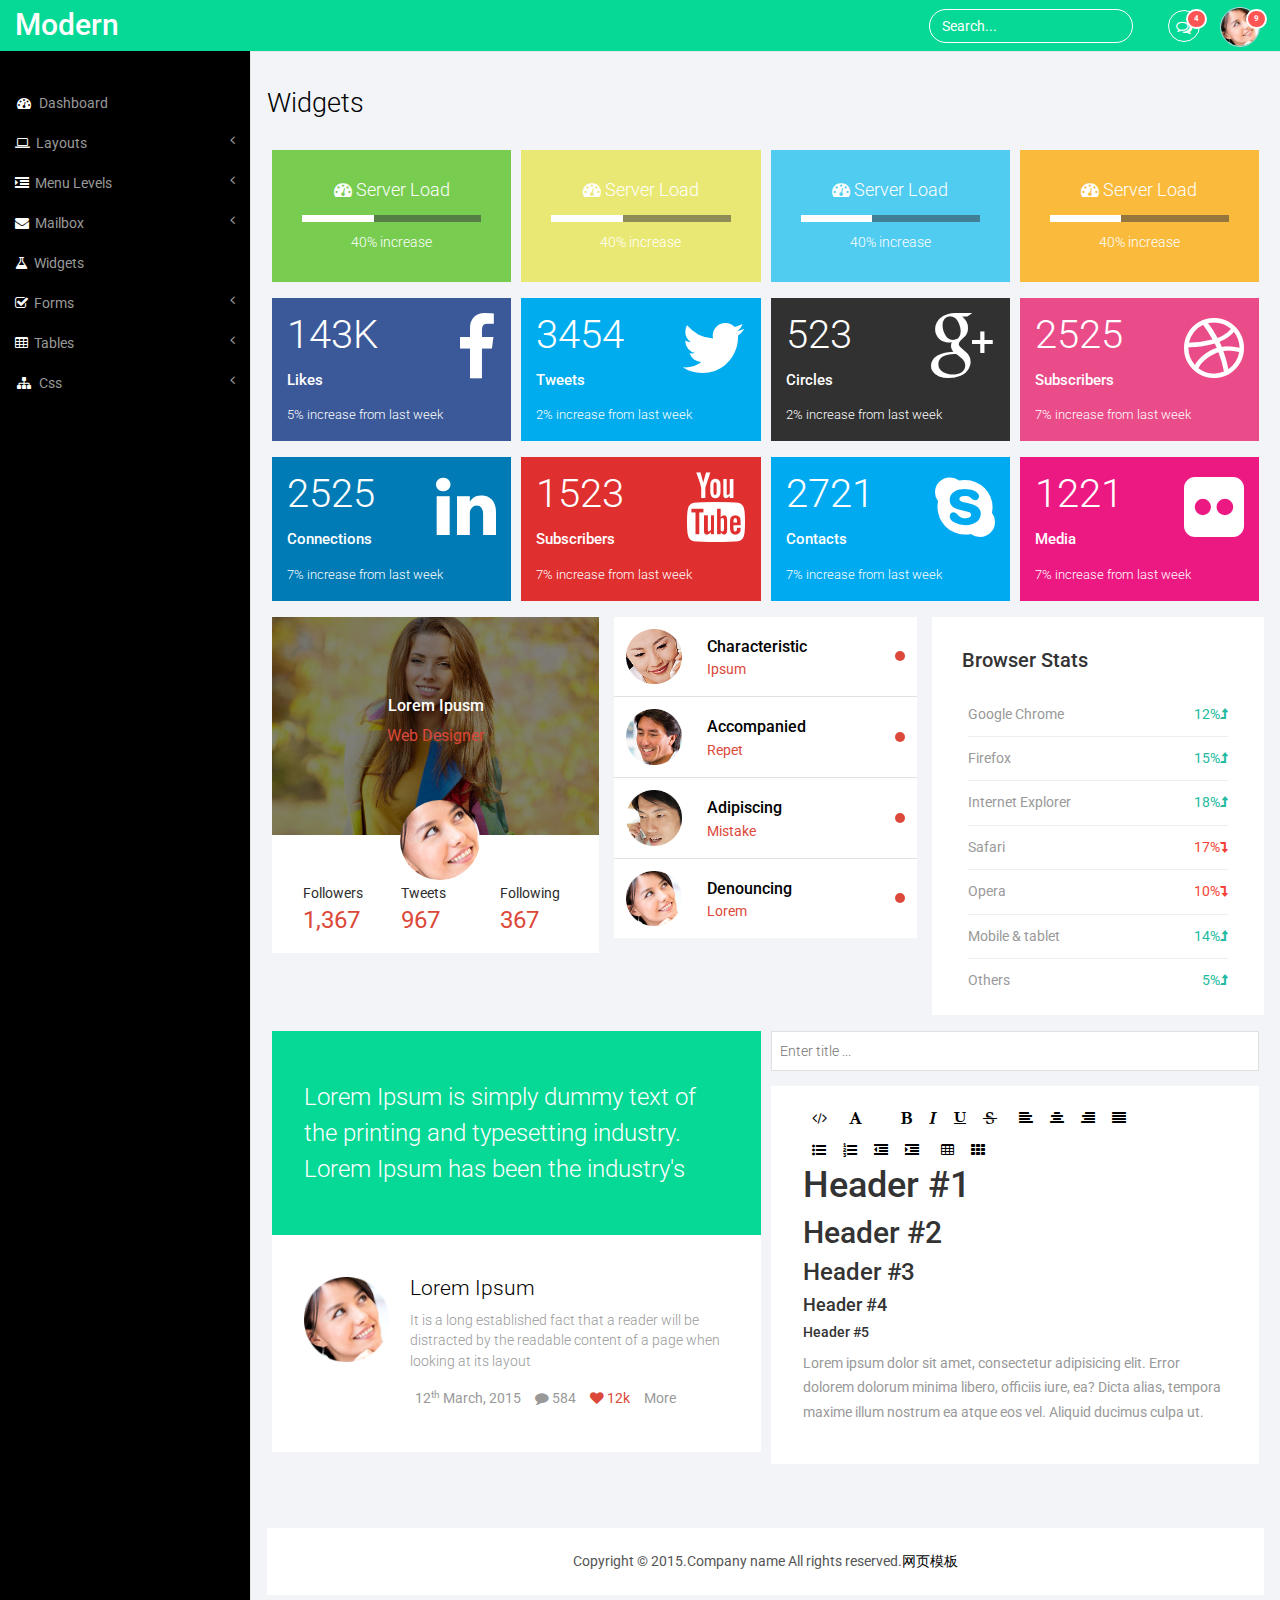
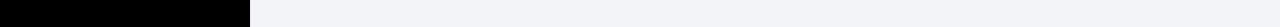
<file: web/moban600/widgets.html>
<!DOCTYPE HTML>
<html>
<head>
<title>Widgets</title>
<meta name="viewport" content="width=device-width, initial-scale=1">
<meta http-equiv="Content-Type" content="text/html; charset=utf-8" />
<meta name="keywords" content="Modern Responsive web template, Bootstrap Web Templates, Flat Web Templates, Andriod Compatible web template, 
Smartphone Compatible web template, free webdesigns for Nokia, Samsung, LG, SonyErricsson, Motorola web design" />
<script type="application/x-javascript"> addEventListener("load", function() { setTimeout(hideURLbar, 0); }, false); function hideURLbar(){ window.scrollTo(0,1); } </script>
 <!-- Bootstrap Core CSS -->
<link href="css/bootstrap.min.css" rel='stylesheet' type='text/css' />
<!-- Custom CSS -->
<link href="css/style.css" rel='stylesheet' type='text/css' />
<link href="css/font-awesome.css" rel="stylesheet"> 
<!-- jQuery -->
<script src="js/jquery.min.js"></script>
<!----webfonts--->
<link href='http://fonts.useso.com/css?family=Roboto:400,100,300,500,700,900' rel='stylesheet' type='text/css'>
<!---//webfonts--->  
<!-- Bootstrap Core JavaScript -->
<script src="js/bootstrap.min.js"></script>
</head>
<body>
<div id="wrapper">
     <!-- Navigation -->
        <nav class="top1 navbar navbar-default navbar-static-top" role="navigation" style="margin-bottom: 0">
            <div class="navbar-header">
                <button type="button" class="navbar-toggle" data-toggle="collapse" data-target=".navbar-collapse">
                    <span class="sr-only">Toggle navigation</span>
                    <span class="icon-bar"></span>
                    <span class="icon-bar"></span>
                    <span class="icon-bar"></span>
                </button>
                <a class="navbar-brand" href="index.html">Modern</a>
            </div>
            <!-- /.navbar-header -->
            <ul class="nav navbar-nav navbar-right">
				<li class="dropdown">
	        		<a href="#" class="dropdown-toggle" data-toggle="dropdown" aria-expanded="false"><i class="fa fa-comments-o"></i><span class="badge">4</span></a>
	        		<ul class="dropdown-menu">
						<li class="dropdown-menu-header">
							<strong>Messages</strong>
							<div class="progress thin">
							  <div class="progress-bar progress-bar-success" role="progressbar" aria-valuenow="40" aria-valuemin="0" aria-valuemax="100" style="width: 40%">
							    <span class="sr-only">40% Complete (success)</span>
							  </div>
							</div>
						</li>
						<li class="avatar">
							<a href="#">
								<img src="images/1.png" alt=""/>
								<div>New message</div>
								<small>1 minute ago</small>
								<span class="label label-info">NEW</span>
							</a>
						</li>
						<li class="avatar">
							<a href="#">
								<img src="images/2.png" alt=""/>
								<div>New message</div>
								<small>1 minute ago</small>
								<span class="label label-info">NEW</span>
							</a>
						</li>
						<li class="avatar">
							<a href="#">
								<img src="images/3.png" alt=""/>
								<div>New message</div>
								<small>1 minute ago</small>
							</a>
						</li>
						<li class="avatar">
							<a href="#">
								<img src="images/4.png" alt=""/>
								<div>New message</div>
								<small>1 minute ago</small>
							</a>
						</li>
						<li class="avatar">
							<a href="#">
								<img src="images/5.png" alt=""/>
								<div>New message</div>
								<small>1 minute ago</small>
							</a>
						</li>
						<li class="avatar">
							<a href="#">
								<img src="images/pic1.png" alt=""/>
								<div>New message</div>
								<small>1 minute ago</small>
							</a>
						</li>
						<li class="dropdown-menu-footer text-center">
							<a href="#">View all messages</a>
						</li>	
	        		</ul>
	      		</li>
			    <li class="dropdown">
	        		<a href="#" class="dropdown-toggle avatar" data-toggle="dropdown"><img src="images/1.png" alt=""/><span class="badge">9</span></a>
	        		<ul class="dropdown-menu">
						<li class="dropdown-menu-header text-center">
							<strong>Account</strong>
						</li>
						<li class="m_2"><a href="#"><i class="fa fa-bell-o"></i> Updates <span class="label label-info">42</span></a></li>
						<li class="m_2"><a href="#"><i class="fa fa-envelope-o"></i> Messages <span class="label label-success">42</span></a></li>
						<li class="m_2"><a href="#"><i class="fa fa-tasks"></i> Tasks <span class="label label-danger">42</span></a></li>
						<li><a href="#"><i class="fa fa-comments"></i> Comments <span class="label label-warning">42</span></a></li>
						<li class="dropdown-menu-header text-center">
							<strong>Settings</strong>
						</li>
						<li class="m_2"><a href="#"><i class="fa fa-user"></i> Profile</a></li>
						<li class="m_2"><a href="#"><i class="fa fa-wrench"></i> Settings</a></li>
						<li class="m_2"><a href="#"><i class="fa fa-usd"></i> Payments <span class="label label-default">42</span></a></li>
						<li class="m_2"><a href="#"><i class="fa fa-file"></i> Projects <span class="label label-primary">42</span></a></li>
						<li class="divider"></li>
						<li class="m_2"><a href="#"><i class="fa fa-shield"></i> Lock Profile</a></li>
						<li class="m_2"><a href="#"><i class="fa fa-lock"></i> Logout</a></li>	
	        		</ul>
	      		</li>
			</ul>
			<form class="navbar-form navbar-right">
              <input type="text" class="form-control" value="Search..." onfocus="this.value = '';" onblur="if (this.value == '') {this.value = 'Search...';}">
            </form>
            <div class="navbar-default sidebar" role="navigation">
                <div class="sidebar-nav navbar-collapse">
                    <ul class="nav" id="side-menu">
                        <li>
                            <a href="index.html"><i class="fa fa-dashboard fa-fw nav_icon"></i>Dashboard</a>
                        </li>
                        <li>
                            <a href="#"><i class="fa fa-laptop nav_icon"></i>Layouts<span class="fa arrow"></span></a>
                            <ul class="nav nav-second-level">
                                <li>
                                    <a href="grids.html">Grid System</a>
                                </li>
                            </ul>
                            <!-- /.nav-second-level -->
                        </li>
                        <li>
                            <a href="#"><i class="fa fa-indent nav_icon"></i>Menu Levels<span class="fa arrow"></span></a>
                            <ul class="nav nav-second-level">
                                <li>
                                    <a href="graphs.html">Graphs</a>
                                </li>
                                <li>
                                    <a href="typography.html">Typography</a>
                                </li>
                            </ul>
                            <!-- /.nav-second-level -->
                        </li>
                        <li>
                            <a href="#"><i class="fa fa-envelope nav_icon"></i>Mailbox<span class="fa arrow"></span></a>
                            <ul class="nav nav-second-level">
                                <li>
                                    <a href="inbox.html">Inbox</a>
                                </li>
                                <li>
                                    <a href="compose.html">Compose email</a>
                                </li>
                            </ul>
                            <!-- /.nav-second-level -->
                        </li>
                        <li>
                            <a href="widgets.html"><i class="fa fa-flask nav_icon"></i>Widgets</a>
                        </li>
                         <li>
                            <a href="#"><i class="fa fa-check-square-o nav_icon"></i>Forms<span class="fa arrow"></span></a>
                            <ul class="nav nav-second-level">
                                <li>
                                    <a href="forms.html">Basic Forms</a>
                                </li>
                                <li>
                                    <a href="validation.html">Validation</a>
                                </li>
                            </ul>
                            <!-- /.nav-second-level -->
                        </li>
                        <li>
                            <a href="#"><i class="fa fa-table nav_icon"></i>Tables<span class="fa arrow"></span></a>
                            <ul class="nav nav-second-level">
                                <li>
                                    <a href="basic_tables.html">Basic Tables</a>
                                </li>
                            </ul>
                            <!-- /.nav-second-level -->
                        </li>
                        <li>
                            <a href="#"><i class="fa fa-sitemap fa-fw nav_icon"></i>Css<span class="fa arrow"></span></a>
                            <ul class="nav nav-second-level">
                                <li>
                                    <a href="media.html">Media</a>
                                </li>
                                <li>
                                    <a href="login.html">Login</a>
                                </li>
                            </ul>
                            <!-- /.nav-second-level -->
                        </li>
                    </ul>
                </div>
                <!-- /.sidebar-collapse -->
            </div>
            <!-- /.navbar-static-side -->
        </nav>
        <div id="page-wrapper">
        <div class="graphs">
	     <div class="widget_head">Widgets</div>
		   <div class="widget_1">
		 	 <div class="col-sm-3 widget_1_box">
                <div class="tile-progress bg-info">
                    <div class="content">
                        <h4><i class="fa fa-dashboard icon-sm"></i> Server Load</h4>
                        <div class="progress"><div class="progress-bar inviewport animated visible slideInLeft" style="width: 40%;"></div></div>
                        <span>40% increase</span>
                    </div>
                </div>
             </div>
             <div class="col-sm-3 widget_1_box">
                <div class="tile-progress bg-success">
                    <div class="content">
                        <h4><i class="fa fa-dashboard icon-sm"></i> Server Load</h4>
                        <div class="progress"><div class="progress-bar inviewport animated visible slideInLeft" style="width: 40%;"></div></div>
                        <span>40% increase</span>
                    </div>
                </div>
             </div>
             <div class="col-sm-3 widget_1_box">
               <div class="tile-progress bg-danger">
                    <div class="content">
                        <h4><i class="fa fa-dashboard icon-sm"></i> Server Load</h4>
                        <div class="progress"><div class="progress-bar inviewport animated visible slideInLeft" style="width: 40%;"></div></div>
                        <span>40% increase</span>
                    </div>
                </div>
             </div>
             <div class="col-sm-3 widget_1_box">
             	<div class="tile-progress bg-secondary">
                    <div class="content">
                        <h4><i class="fa fa-dashboard icon-sm"></i> Server Load</h4>
                        <div class="progress"><div class="progress-bar inviewport animated visible slideInLeft" style="width: 40%;"></div></div>
                        <span>40% increase</span>
                    </div>
                </div>
			  </div>
              <div class="clearfix"> </div>
		   </div>
		   <div class="widget_2">
		   	  <div class="col-sm-3 widget_1_box">
		   	  	<div class="wid-social facebook">
                    <div class="social-icon">
                        <i class="fa fa-facebook text-light icon-xlg pull-right"></i>
                    </div>
                    <div class="social-info">
                        <h3 class="number_counter bold count text-light start_timer counted">143K</h3>
                        <h4 class="counttype text-light">Likes</h4>
                        <span class="percent">5% increase from last week</span>
                    </div>
                </div>
              </div>
              <div class="col-sm-3 widget_1_box">
                <div class="wid-social twitter">
                    <div class="social-icon">
                        <i class="fa fa-twitter text-light icon-xlg pull-right"></i>
                    </div>
                    <div class="social-info">
                        <h3 class="number_counter bold count text-light start_timer counted">3454</h3>
                        <h4 class="counttype text-light">Tweets</h4>
                        <span class="percent">2% increase from last week</span>
                    </div>
                </div>
			  </div>
              <div class="col-sm-3 widget_1_box">
              	<div class="wid-social google-plus">
                    <div class="social-icon">
                        <i class="fa fa-google-plus text-light icon-xlg pull-right"></i>
                    </div>
                    <div class="social-info">
                        <h3 class="number_counter bold count text-light start_timer counted">523</h3>
                        <h4 class="counttype text-light">Circles</h4>
                        <span class="percent">2% increase from last week</span>
                    </div>
                </div>
			  </div>
              <div class="col-sm-3 widget_1_box">
                <div class="wid-social dribbble">
                    <div class="social-icon">
                        <i class="fa fa-dribbble text-light icon-xlg pull-right"></i>
                    </div>
                    <div class="social-info">
                        <h3 class="number_counter bold count text-light start_timer counted">2525</h3>
                        <h4 class="counttype text-light">Subscribers</h4>
                        <span class="percent">7% increase from last week</span>
                    </div>
                </div>
			  </div>
              <div class="clearfix"> </div>
		   </div>
		   <div class="widget_3">
		   	  <div class="col-sm-3 widget_1_box">
                <div class="wid-social linkedin">
                    <div class="social-icon">
                        <i class="fa fa-linkedin text-light icon-xlg pull-right"></i>
                    </div>
                    <div class="social-info">
                        <h3 class="number_counter bold count text-light start_timer counted">2525</h3>
                        <h4 class="counttype text-light">Connections</h4>
                        <span class="percent">7% increase from last week</span>
                    </div>
                </div>
			   </div>
               <div class="col-sm-3 widget_1_box">
               	<div class="wid-social youtube">
                    <div class="social-icon">
                        <i class="fa fa-youtube text-light icon-xlg pull-right"></i>
                    </div>
                    <div class="social-info">
                        <h3 class="number_counter bold count text-light start_timer counted">1523</h3>
                        <h4 class="counttype text-light">Subscribers</h4>
                        <span class="percent">7% increase from last week</span>
                    </div>
                </div>
			  </div>
              <div class="col-sm-3 widget_1_box">
                <div class="wid-social skype">
                    <div class="social-icon">
                        <i class="fa fa-skype text-light icon-xlg pull-right"></i>
                    </div>
                    <div class="social-info">
                        <h3 class="number_counter bold count text-light start_timer counted">2721</h3>
                        <h4 class="counttype text-light">Contacts</h4>
                        <span class="percent">7% increase from last week</span>
                    </div>
                </div>
			  </div>
              <div class="col-sm-3 widget_1_box">
                 <div class="wid-social flickr">
                    <div class="social-icon">
                        <i class="fa fa-flickr text-light icon-xlg pull-right"></i>
                    </div>
                    <div class="social-info">
                        <h3 class="number_counter bold count text-light start_timer counted">1221</h3>
                        <h4 class="counttype text-light">Media</h4>
                        <span class="percent">7% increase from last week</span>
                    </div>
                </div>
               </div>
               <div class="clearfix"> </div>
		   </div>
		   <div class="widget_4">
		   	 <div class="col-md-4 widget_1_box1">
		   	 	<div class="coffee">
				<div class="coffee-top">
					<a href="#"><img class="img-responsive" src="images/pic4.jpg" alt="">
					<div class="doe">
						<h6>Lorem Ipusm</h6>
						<p>Web Designer</p>
					</div>
					<i></i></a>
				</div>
				<div class="follow">
					<div class="col-xs-4 two">
						<p>Followers</p>
						<span>1,367</span>
					</div>
					<div class="col-xs-4 two">
						<p>Tweets</p>
						<span>967</span>
					</div>
					<div class="col-xs-4 two">
						<p>Following</p>
						<span>367</span>
					</div>
					<div class="clearfix"> </div>
				</div>
		       </div>
		   	 </div>
		   	 <div class="col-md-4 stats-info3"> 
		   	 	<div class="online">
					<a href="#"><div class="online-top">
						<div class="top-at">
							<img class="img-responsive" src="images/2.png" alt="">
						</div>
						<div class="top-on">
							<div class="top-on1">
								<p>Characteristic</p>
								<span>Ipsum</span>
							</div>
							<label class="round"> </label>
							<div class="clearfix"> </div>
						</div>
						<div class="clearfix"> </div>
					</div></a>
					<a href="#"><div class="online-top">
						<div class="top-at">
							<img class="img-responsive" src="images/3.png" alt="">
						</div>
						<div class="top-on">
							<div class="top-on1">
								<p>Accompanied</p>
								<span>Repet</span>
							</div>
							<label class="round"> </label>
							<div class="clearfix"> </div>
						</div>
						<div class="clearfix"> </div>
					</div></a>
					<a href="#"><div class="online-top">
						<div class="top-at">
							<img class="img-responsive" src="images/4.png" alt="">
						</div>
						<div class="top-on">
							<div class="top-on1">
								<p>Adipiscing</p>
								<span>Mistake</span>
							</div>
							<label class="round"> </label>
							<div class="clearfix"> </div>
						</div>
						<div class="clearfix"> </div>
					</div></a>
					<a href="#"><div class="online-top online-top1">
						<div class="top-at">
							<img class="img-responsive" src="images/1.png" alt="">
						</div>
						<div class="top-on">
							<div class="top-on1">
								<p>Denouncing</p>
								<span>Lorem</span>
							</div>
							<label class="round"> </label>
							<div class="clearfix"> </div>
						</div>
						<div class="clearfix"> </div>
					</div></a>
				</div>
		   	 </div>
		   	 <div class="col-md-4 stats-info stats-info1">
                <div class="panel-heading">
                    <h4 class="panel-title">Browser Stats</h4>
                </div>
                <div class="panel-body panel-body2">
                    <ul class="list-unstyled">
                        <li>Google Chrome<div class="text-success pull-right">12%<i class="fa fa-level-up"></i></div></li>
                        <li>Firefox<div class="text-success pull-right">15%<i class="fa fa-level-up"></i></div></li>
                        <li>Internet Explorer<div class="text-success pull-right">18%<i class="fa fa-level-up"></i></div></li>
                        <li>Safari<div class="text-danger pull-right">17%<i class="fa fa-level-down"></i></div></li>
                        <li>Opera<div class="text-danger pull-right">10%<i class="fa fa-level-down"></i></div></li>
                        <li>Mobile &amp; tablet<div class="text-success pull-right">14%<i class="fa fa-level-up"></i></div></li>
                        <li class="last">Others<div class="text-success pull-right">5%<i class="fa fa-level-up"></i></div></li> 
                    </ul>
                </div>
            </div>
		   	 <div class="clearfix"> </div>
		   </div>
		   <div class="widget_5">
		   	 <div class="col-md-6 widget_1_box2">
		   	 	<div class="wid_blog">
		   	 		<h1>Lorem Ipsum is simply dummy text of the printing and typesetting industry. Lorem Ipsum has been the industry's</h1>
		   	 	</div>
		   	 	<div class="wid_blog-desc">
		   	 		<div class="wid_blog-left">
		   	 			<img src="images/1.png" class="img-responsive" alt="">
		   	 		</div>
		   	 		<div class="wid_blog-right">
		   	 			<h2>Lorem Ipsum</h2>
		   	 			<p>It is a long established fact that a reader will be distracted by the readable content of a page when looking at its layout</p>
		   	 			<ul class="list-unstyled list-inline">
                            <li><a href="#" class="text-muted">12<sup>th</sup> March, 2015</a></li>
                            <li><a href="#" class="text-muted"><i class="fa fa-comment"></i> 584</a></li>
                            <li><a href="#" class="text-orange"><i class="fa fa-heart"></i> 12k</a></li>
                            <li><a href="#" class="text-muted">More</a></li>
                       </ul>
		   	 		</div>
		   	 		<div class="clearfix"> </div>
		   	 	</div>
             </div>
             <div class="col-md-6 widget_1_box2">
		   	 	<div class="widget-body">
					<div class="form-group">
						<input type="text" class="form-control1 input-lg" placeholder="Enter title ...">
					</div>
					<div class="editor">
						<div class="editor-toolbar">
							<div class="btn-group">
								<button class="btn btn-link link1"><span class="fa fa-code"></span></button>
							</div>
							<div class="btn-group">
								<button class="btn btn-link link1"><span class="fa fa-font"></span></button>
								<button class="btn btn-link link1"><span class="fa fa-paragraph"></span></button>
							</div>
							<div class="btn-group">
								<button class="btn btn-link link1"><span class="fa fa-bold"></span></button>
								<button class="btn btn-link link1"><span class="fa fa-italic"></span></button>
								<button class="btn btn-link link1"><span class="fa fa-underline"></span></button>
								<button class="btn btn-link link1"><span class="fa fa-strikethrough"></span></button>
							</div>
							<div class="btn-group">
								<button class="btn btn-link link1 active"><span class="fa fa-align-left"></span></button>
								<button class="btn btn-link link1"><span class="fa fa-align-center"></span></button>
								<button class="btn btn-link link1"><span class="fa fa-align-right"></span></button>
								<button class="btn btn-link link1"><span class="fa fa-align-justify"></span></button>
							</div>
							<div class="btn-group">
								<button class="btn btn-link link1"><span class="fa fa-list-ul"></span></button>
								<button class="btn btn-link link1"><span class="fa fa-list-ol"></span></button>
								<button class="btn btn-link link1"><span class="fa fa-outdent"></span></button>
								<button class="btn btn-link link1"><span class="fa fa-indent"></span></button>
							</div>
							<div class="btn-group">
								<button class="btn btn-link link1"><span class="fa fa-table"></span></button>
								<button class="btn btn-link link1"><span class="fa fa-th"></span></button>
							</div>
						</div>
						<div class="editor-content ng-isolate-scope" mb-scrollbar="contentScrollbar">
							<div class="editor-input ng-scope" contenteditable="true">
								<h1>Header #1</h1>
								<h2>Header #2</h2>
								<h3>Header #3</h3>
								<h4>Header #4</h4>
								<h5>Header #5</h5>
								<p>Lorem ipsum dolor sit amet, consectetur adipisicing elit. Error dolorem dolorum minima libero, officiis iure, ea? Dicta alias, tempora maxime illum nostrum ea atque eos vel. Aliquid ducimus culpa ut.</p>
							</div>
						</div>
					</div>
				</div>
             </div>
		     <div class="clearfix"> </div>
		   </div>
		   <div class="copy_layout">
            <p>Copyright &copy; 2015.Company name All rights reserved.<a target="_blank" href="http://sc.chinaz.com/moban/">&#x7F51;&#x9875;&#x6A21;&#x677F;</a></p>
           </div>
	  </div>
      </div>
      <!-- /#page-wrapper -->
   </div>
    <!-- /#wrapper -->
<!-- Nav CSS -->
<link href="css/custom.css" rel="stylesheet">
<!-- Metis Menu Plugin JavaScript -->
<script src="js/metisMenu.min.js"></script>
<script src="js/custom.js"></script>
</body>
</html>
</file>
<file: web/moban600/css/style.css>
h4, h5, h6,
h1, h2, h3 {margin-top: 0;}
ul, ol {margin: 0;}
p {margin: 0;}

html, body{
  	font-family: 'Roboto', sans-serif;
    font-size: 100%;
  	background:#000;
  	overflow-x: hidden;
}
body a{
	transition:0.5s all;
	-webkit-transition:0.5s all;
	-moz-transition:0.5s all;
	-o-transition:0.5s all;
	-ms-transition:0.5s all;
}
/*-- header --*/
.navbar .navbar-nav li a {
  padding: 0 10px;
  line-height: 56px;
  position: relative;
}
.nav>li>a:focus, .nav>li>a:hover {
  background-color:rgba(239, 85, 58, 0) !important;
}
.navbar .navbar-nav li a i {
  border: 1px solid #fff;
  padding: 8px 0;
  width: 32px;
  text-align: center;
  -webkit-border-radius: 50em;
  -moz-border-radius: 50em;
  border-radius: 50em;
  color: #fff;
  height: 32px;
}
.navbar .navbar-nav li .dropdown-menu {
  margin-top: 3px;
  border: none;
  -webkit-border-radius: 0px;
  -moz-border-radius: 0px;
  border-radius: 0px;
  border: 1px solid #e1e6ef;
  -webkit-box-shadow: 0 2px 4px rgba(0, 0, 0, 0.125);
  -moz-box-shadow: 0 2px 4px rgba(0, 0, 0, 0.125);
  box-shadow: 0 2px 4px rgba(0, 0, 0, 0.125);
  padding: 0;
}
.navbar .navbar-nav li .dropdown-menu:before {
  position: absolute;
  top: -9.5px;
  right: 16px;
  display: inline-block;
  border-right: 8px solid transparent;
  border-bottom: 8px solid #e1e6ef;
  border-left: 8px solid transparent;
  content: '';
}
.navbar .navbar-nav li .dropdown-menu li.dropdown-menu-header, .navbar .navbar-nav li .dropdown-menu li.dropdown-menu-footer {
  background:#f2f4f8;
}
.navbar .navbar-nav li.m_2 a {
  line-height:38px;
}
.navbar .navbar-nav li .dropdown-menu li a i {
  margin: 0 10px 0 -5px;
  border: none;
}
.dropdown-menu>li>a:focus, .dropdown-menu>li>a:hover {
  background-color: #f2f4f8 !important;
}
.navbar .navbar-nav li .dropdown-menu li a .label {
  position: absolute;
  right: 10px;
  top: 11px;
}
.label.label-info {
  background-color:#ef553a;
}
.label {
  padding: 4px 6px;
  border: none;
  text-shadow: none;
}
.warning_1, .warning_11{
	padding:10px 16px !important;
}
.warning_11, .warning_22, .warning_33, .warning_44{
	background-color: #337ab7 !important;
	border-color:#337ab7 !important;
}
.warning_11:hover, .warning_22:hover, .warning_33:hover, .warning_44:hover{
	background-color: #246AA6 !important;
	border-color:#246AA6 !important;
}
.warning_2, .warning_22{
	padding:6px 12px !important;
}
.warning_3, .warning_33{
	padding:5px 10px !important;
}
.warning_4, .warning_44{
	padding:1px 5px !important;
}	
.but_list, .tab-content{
	margin:1.5em 0 0 0;
}
.btn-group-lg>.btn, .btn-lg {
  border-radius:4px !important;
}
.navbar .navbar-nav li .dropdown-toggle.avatar img {
  height: 40px;
  -webkit-border-radius: 50em;
  -moz-border-radius: 50em;
  border-radius: 50em;
  border: 1px solid #c0cadd;
  margin-top: -4px;
}
.navbar .navbar-nav li .dropdown-menu li a i {
  margin: 0 10px 0 -5px;
  border: none;
  color:rgb(6, 217, 149);
}
.navbar .navbar-nav li .dropdown-menu li.dropdown-menu-header .progress, .navbar .navbar-nav li .dropdown-menu li.dropdown-menu-footer .progress {
  border: 1px solid #e1e6ef;
  background: white;
  box-shadow: none;
}
.progress.thin {
  height: 10px;
}
.progress {
  -webkit-box-shadow: none;
  -moz-box-shadow: none;
  box-shadow: none;
  background: #f2f4f8;
  -webkit-border-radius: 2px;
  -moz-border-radius: 2px;
  border-radius: 2px;
}
.navbar .navbar-nav li .dropdown-menu li.avatar {
  min-width: 300px;
  height: 56px;
  padding: 0px 15px;
}
.navbar .navbar-nav li .dropdown-menu li {
  padding: 0;
  position: relative;
  min-width:100%;
  border-bottom: 1px solid #e1e6ef;
  line-height: 40px;
  padding: 0 15px;
  font-size: 14px;
  width:300px;
}
.navbar .navbar-nav li .dropdown-menu li.avatar a {
  line-height: 59px;
  height: 59px;
  padding: 9px 15px;
}
.navbar .navbar-nav li .dropdown-menu li a {
  -webkit-border-radius: 0px;
  -moz-border-radius: 0px;
  border-radius: 0px;
  line-height: 40px;
  height: 40px;
  margin: 0 -15px;
  padding: 0 15px;
}
.navbar .navbar-nav li .dropdown-menu li a img {
  height: 40px;
  -webkit-border-radius: 50em;
  -moz-border-radius: 50em;
  border-radius: 50em;
  border: 1px solid #e1e6ef;
  margin: 0px 10px 0 -5px;
  float: left;
}
.navbar .navbar-nav li .dropdown-menu li a div {
  font-size: 14px;
  line-height: 26px;
  font-weight: bold;
  color: #000;
}
.navbar .navbar-nav li .dropdown-menu li a small {
  display: block;
  line-height: 12px;
  font-size: 10px;
  margin-top: -3px;
  font-style: italic;
}
.small, small {
  color: #CFCFCF !important;
  font-weight: 300 !important;
}
.navbar .navbar-nav li .dropdown-menu li.avatar a .label {
  top: 20px;
}
.navbar .navbar-nav li a .badge {
  background: #ff5454;
  border: 2px solid white;
  position: absolute;
  top: 9px;
  right: 3px;
  font-size: 8px;
  line-height: 8px;
  padding: 4px 6px;
  -webkit-border-radius: 50em;
  -moz-border-radius: 50em;
  border-radius: 50em;
  min-width: 0;
}
.navbar-default.sidebar {
  background-color: #000;
  font-family: 'Roboto', sans-serif;
}
nav.top1.navbar.navbar-default.navbar-static-top {
  background-color:rgb(6, 217, 149);
  font-family: 'Roboto', sans-serif;
}
.navbar-default .navbar-brand {
  color: #fff !important;
  font-size: 30px;
  font-weight: 500;
}
.navbar-right {
  margin-right: 10px !important;
}
.navbar-right li{
	display:inline-block;
}
i.nav_icon {
  color: #fff;
  margin-right:6px;
}
.sidebar ul li a{
  color: #999;
  font-size:14px;
}
.form-control {
  background: none !important;
  border: 1px solid #fff !important;
  border-radius: 20px !important;
  box-shadow: none !important;
}
.navbar-form.navbar-right input[type="text"] {
  color: #fff;
}
form.navbar-form.navbar-right {
  margin:9px 0 0 0;
}
ul.nav.navbar-nav.navbar-right {
  height: 51px;
}
.sidebar-nav.navbar-collapse {
  margin: 2em 0 0 0;
}
.navbar-default .navbar-nav>.active>a, .navbar-default .navbar-nav>.active>a:focus, .navbar-default .navbar-nav>.active>a:hover {
  background-color:rgba(231, 231, 231, 0) !important;
}
.dropdown-menu {
  min-width: 202px !important;
}  
/* Active state */
.wrapper-dropdown-4.active i.dropdown-icon{
    background-position:-2px -2px;
}
.wrapper-dropdown-4.active .dropdown {
    max-height: 400px;
}
ul.dropdown {
	padding:0;
	margin:0;
	list-style:none;
}
.span_1{
  background: #000;
  padding: 1em;
  margin: 0;
  position: fixed;
  height: 100%;
  overflow-y: auto;
  z-index: 100;
  top: 0;
}
.col-md-10.span_1_of_span_2 {
  padding:1em;
}
.col_1_of_2.span_1_of_2 {
  padding: 5px;
}
.col_1_of_2.span_1_of_2:hover .red{
	background:#E84F34;
}
.col_1_of_2.span_1_of_2:hover .blue1{
	background:#8D51A6;
}
.col_1_of_2.span_1_of_2:hover .fb2{
	background:#355290;
}
.col_1_of_2.span_1_of_2:hover .tw2{
	background:#03A5E2;
}
.span_4 {
  padding-right: 0;
}
.col_3 {
  margin-bottom:1em;
}
.col_3 h4{
  margin:0 0 2em;
  color: #fff;
  text-transform: uppercase;
  font-size: 0.85em;
}
.span_10{
  margin-bottom: 1em;
}
/**** icon dropdown ******/
.wrapper-dropdown-5 {
    /* Size & position */
    position: relative;
    margin: 0 auto;
    /* Styles */
    cursor: pointer;
    outline: none;
    -webkit-transition: all 0.3s ease-out;
    -moz-transition: all 0.3s ease-out;
    -ms-transition: all 0.3s ease-out;
    -o-transition: all 0.3s ease-out;
    transition: all 0.3s ease-out;
}
.wrapper-dropdown-5 i.dropdown-icon{
  width: 15px;
  height: 12px;
  display: block;
  background: url(../images/up-down.png) no-repeat -3px -13px;
  float: left;
}
.wrapper-dropdown-5 .dropdown {
  position: absolute;
  top: 18px;
  right: -16px;
  width: 245px;
  background: #333;
  color: #fff;
  list-style: none;
  -webkit-transition: all 0.3s ease-out;
  -moz-transition: all 0.3s ease-out;
  -ms-transition: all 0.3s ease-out;
  -o-transition: all 0.3s ease-out;
  transition: all 0.3s ease-out;
  max-height: 0;
  overflow: hidden;
  z-index: 1;
}
.wrapper-dropdown-5 .dropdown li:first-child a{
	border-top:none;
}
.wrapper-dropdown-5 .dropdown li a {
    display: block;
    text-decoration: none;
    color:#fff;
    font-size:0.85em;
    border:none;
    padding:8px 15px;
    transition: all 0.3s ease-out;
    -webkit-transition: all 0.3s ease-out;
    -moz-transition: all 0.3s ease-out;
    -o-transition: all 0.3s ease-out;
    border-radius:0;
}
/* Hover state */
.wrapper-dropdown-5 .dropdown li:hover a {
    color: #FFF;
    background:#65cea7;
}
/* Active state */
.wrapper-dropdown-5.active i.dropdown-icon{
    background-position:-2px -2px;
}
.wrapper-dropdown-5.active .dropdown {
    max-height: 400px;
}
/**** icon dropdown ******/
.wrapper-dropdown-6, .wrapper-dropdown-7, .wrapper-dropdown-8, .wrapper-dropdown-9{
    /* Size & position */
    position: relative;
    margin: 0 auto;
    /* Styles */
    cursor: pointer;
    outline: none;
    -webkit-transition: all 0.3s ease-out;
    -moz-transition: all 0.3s ease-out;
    -ms-transition: all 0.3s ease-out;
    -o-transition: all 0.3s ease-out;
    transition: all 0.3s ease-out;
}
.wrapper-dropdown-6 i.dropdown-icon, .wrapper-dropdown-7 i.dropdown-icon, .wrapper-dropdown-8 i.dropdown-icon, .wrapper-dropdown-9 i.dropdown-icon{
  width: 15px;
  height: 12px;
  display: block;
  background: url(../images/up-down.png) no-repeat -3px -13px;
  float: left;
}
.wrapper-dropdown-6 .dropdown, .wrapper-dropdown-7 .dropdown, .wrapper-dropdown-8 .dropdown, .wrapper-dropdown-9 .dropdown  {
  position: absolute;
  top: 20px;
  right: -16px;
  width: 245px;
  background: #333;
  color: #fff;
  list-style: none;
  -webkit-transition: all 0.3s ease-out;
  -moz-transition: all 0.3s ease-out;
  -ms-transition: all 0.3s ease-out;
  -o-transition: all 0.3s ease-out;
  transition: all 0.3s ease-out;
  max-height: 0;
  overflow: hidden;
  z-index: 1;
}
.wrapper-dropdown-6 .dropdown li:first-child a, .wrapper-dropdown-7 .dropdown li:first-child a, .wrapper-dropdown-8 .dropdown li:first-child a, .wrapper-dropdown-9 .dropdown li:first-child a{
	border-top:none;
}
.wrapper-dropdown-6 .dropdown li a, .wrapper-dropdown-7 .dropdown li a, .wrapper-dropdown-8 .dropdown li a, .wrapper-dropdown-9 .dropdown li a {
    display: block;
    text-decoration: none;
    color:#fff;
    font-size:0.85em;
    border:none;
    padding:8px 15px;
    transition: all 0.3s ease-out;
    -webkit-transition: all 0.3s ease-out;
    -moz-transition: all 0.3s ease-out;
    -o-transition: all 0.3s ease-out;
    border-radius:0;
}
/* Hover state */
.wrapper-dropdown-6 .dropdown li:hover a, .wrapper-dropdown-7 .dropdown li:hover a, .wrapper-dropdown-8 .dropdown li:hover a, .wrapper-dropdown-9 .dropdown li:hover a{
    color: #FFF;
    background:#65cea7;
}
/* Active state */
.wrapper-dropdown-6.active i.dropdown-icon, .wrapper-dropdown-7.active i.dropdown-icon, .wrapper-dropdown-8.active i.dropdown-icon, .wrapper-dropdown-9.active i.dropdown-icon{
    background-position:-2px -2px;
}
.wrapper-dropdown-6.active .dropdown, .wrapper-dropdown-7.active .dropdown, .wrapper-dropdown-8.active .dropdown, .wrapper-dropdown-9.active .dropdown {
    max-height: 400px;
}
section.accordation_menu {
  min-height: 800px;
}
.span_3{
  padding:0;
}
.col_1{
	margin:1em 0 0 0;
}
.one{
	width:150px;
}
.profile_img1 {
  float: left;
  margin-right: 10px;
  width: 83%;
  margin-bottom:2em;
}
.user-name1 {
  float:left;
}
.user-name1 p {
  font-size: 13px;
  color: #65cea7;
  line-height: 1em;
}
.tiles_info{
  color: #fff!important;
}
a.tiles_info:hover{
  text-decoration:none;
}
a.tiles_info, a.shortcut-tiles {
  background: 0 0;
}
.tiles-body{
	text-align:center;
}
.tiles_info, .shortcut-tiles {
  display: block;
  border-radius: 3px;
  -webkit-border-radius: 3px;
  -moz-border-radius: 3px;
  -o-border-radius: 3px;
}
.red1{
  background: #ef553a;
}
.tiles_info .tiles-head {
  letter-spacing: normal;
  padding: 10px 10px;
  font-weight: 500;
  box-shadow: inset 0 -50px 0 0 rgba(255,255,255,.1);
  border-top-right-radius: 3px;
  border-top-left-radius: 3px;
  text-transform: uppercase;
  text-align: center;
  font-size:0.85em;
}
.red{
  background: #ef553a;
}
.tiles_info .tiles-body-alt, .info-tiles .tiles-body {
  padding: 15px;
  font-weight: 300;
}
.tiles_info .tiles-body {
    font-size: 32px;
  border-bottom-right-radius: 3px;
  border-bottom-left-radius: 3px;
    padding: 19px 15px;
}
.tiles_info .tiles-body-alt .text-center, .info-tiles .tiles-body .text-center {
  margin-top: -5px;
}
.tiles_info.tiles_blue1 .tiles-body {
  background: #9358ac;
}
.tiles_blue1{
  background: #9358ac;
}
.blue1{
  background: #9358ac;
}
.fb1{
   background: #3b5998;
}
.fb2{
	background: #3b5998;
}
.tw1{
  background: #00aced;
}
.tw2{
  background: #00aced;
}
.content_bottom{
	margin-bottom:1em;
}
.grid-date {
  background:#78cd51;
  padding: 1.5em;
}
p.date-in {
  float: left;
  font-size: 1.2em;
  color: #fff;
}
span.date-on {
  float: right;
  font-size: 1.2em;
  color: #fff;
}
.grid-date h4 {
  color: #fff;
  font-size: 3.5em;
  text-align: center;
  padding: 48px 0 15px 0;
}
.grid-date h4 i {
  display: inline-block;
  vertical-align: middle;
}
p.monday {
  background: #fff;
  font-size: 1.1em;
  color: #000;
  padding: 1em;
  text-align: center;
}
h4.pull-left{
  font-size: 18px;
  color: #ffffff;
  text-transform: capitalize;
  display: block;
}
.copy{
	background:#fff;
	text-align:center;
	padding:1.5em 0;
}
.copy p, .copy_layout p{
	font-size:0.85em;
	color:#555;
}
.copy p a, .copy_layout p a{
	color:#000;
}
/*-- circular progress --*/
.span_7 {
  padding-left: 0;
}
.span_8{
	text-align:center;
	padding-left: 0;
}
.col_2 {
  background-color: #fff;
  padding: 1em;
  margin-bottom: 1em;
}
.grid-1, .grid-2, .grid-3, .grid-4{
    display: inline-block;
}
.grid-1 {
  margin-bottom: 2em;
}
.grid-1, .grid-3{
	margin-right:10%;
	width: 27%;
}
.activity-row, .activity-row1{
  text-align: left;
}
i.text-info{
  float: left;
  line-height: 60px;
  font-size: 1.2em;
}
i.icon_13{
  color:#00aced;
}
.activity-img{
  text-align:center;
}
.activity-img img{
  display:inline-block;
}
.activity-desc h5{
	color:#000;
	font-size:1em;
	font-weight:500;
	margin-bottom: 5px;
}
.activity-desc h5 a{
	color:#000;
}
.activity-desc p{
	color:#999;
	font-size:0.85em;
	line-height:1.5em;
}
.activity-desc h6{
  color: #D8D8D8;
  font-size:12px;
  margin: 10px 0 0 0;
}
.activity-row{
	margin-bottom:2em;
}
.scrollbar{
	height:392px;
	background:#fff;
	overflow-y: scroll;
    padding:2em 1em;
}
.activity_box{
  background: #fff;
  min-height: 392px;
}
.icon_11{
  color: #ef553a;
}
.icon_12{
  color:#9358ac;
}
#style-2::-webkit-scrollbar-track
{
	
	background-color:#f0f0f0;
}

#style-2::-webkit-scrollbar
{
	width:5px;
	background-color: #f5f5f5;
}

#style-2::-webkit-scrollbar-thumb
{
	
	background-color:rgb(6, 217, 149);
}
/*-- General stats --*/
.stats-info{
  background-color: #fff;
}
.panel .panel-heading {
  padding: 20px;
  overflow: hidden;
  border-top-left-radius: 0;
  border-top-right-radius: 0;
  border: 0!important;
  height: 55px;
  font-size: 14px;
  font-weight: 600;
}
.panel .panel-heading .panel-title {
  font-size: 14px;
  float: left;
  margin: 0;
  padding: 0;
  font-weight: 600;
}
.panel-heading {
  padding:32px 15px 0px;
  border-top-left-radius:0 !important;
  border-top-right-radius: 0 !important;
}
.stats-info ul {
  margin: 0;
}
.list-unstyled {
  padding-left: 0;
  list-style: none;
}
.stats-info ul li {
  border-bottom: 1px solid #eee;
  padding: 12px 0;
  font-size: 0.85em;
  color: #999;
}
.panel-title {
  font-size: 20px;
}
.stats-info ul li.last{
	border-bottom:0;
	padding-bottom:4px;
}
.text-success {
  color: #22BAA0;
}
.text-danger {
  color: #f25656;
}
/*-- col_3 --*/
.widget{
	padding:0;
}
.col-md-3.widget.widget1 {
  width: 23.5%;
}
.r3_counter_box {
  min-height: 100px;
  background: #ffffff;
  padding: 15px;
}
.stats {
  overflow: hidden;
}
.r3_counter_box .fa {
  margin-right: 0px;
  width: 66px;
  height: 66px;
  text-align: center;
  line-height: 65px;
}
.stats span{
	color:#999;
	font-size:15px;
}
.fa.pull-left {
  margin-right: 10% !important;
}
.icon-rounded{
  background-color:#9358ac;
  color: #ffffff;
  border-radius: 50px;
  -webkit-border-radius: 50px;
  -moz-border-radius: 50px;
  -o-border-radius: 50px;
  -ms-border-radius: 50px;
  font-size: 25px;
}
.r3_counter_box.stats {
  padding-left: 85px;
}
.r3_counter_box h5 {
  margin: 10px 0 5px 0;
  color:#000;
  font-weight:600;
  font-size: 20px;
}
i.user1{
	background:#ef553a;
}
i.user2{
	background:#3b5998;
}
i.dollar1{
	background:#00aced;
}
.widget1 {
  margin-right: 1.5%;
}
.widget{}
.world-map {
  width: 64%;
  float: left;
  background: #4597a8;
  position: relative;
  padding: 2em 2em 0 2em;
}
.world-map h3 {
  float: left;
  font-size: 1.9em;
  color: #fff;
  font-weight: 600;
  padding: 0em 0 0.5em 0;
}
.world-map p {
  float: right;
  font-size: 1.3em;
  color: #fff;
  font-weight: 300;
  padding: 0.5em 0 0.5em 0;
}
/*-- map --*/
#vmap {
  background-color: #fff !important;
}
.col_4, .col_5{
	padding-left:0;
}
.map_container, #chart, .span_6, .col_2, .weather_list, .cal1, .skills-info, .stats-info, .r3_counter_box, .activity_box, .bs-example1, .cloud, .copy{
  -ms-box-shadow: 0 1px 3px 0px rgba(0, 0, 0, 0.2);
  -o-box-shadow: 0 1px 3px 0px rgba(0, 0, 0, 0.2);
  -moz-box-shadow: 0 1px 3px 0px rgba(0, 0, 0, 0.2);
  -webkit-box-shadow: 0 1px 3px 0px rgba(0, 0, 0, 0.2);
  box-shadow: 0 1px 3px 0px rgba(0, 0, 0, 0.2);
}
.span_11 {
  margin-bottom: 1em;
}
/*-- graphs --*/
.graphs{
  padding: 2em 1em;
  background: #f2f4f8;
  font-family: 'Roboto', sans-serif;
}
canvas#doughnut, canvas#line, canvas#polarArea, #bar, #pie, #radar{
  background-color: rgb(255, 255, 255);
}
.graph_box{
	margin-bottom:1em;
}
.grid_1{
	background:#fff;
}
.grid_2{
	padding:0 7px;
}
.grid_1 h3 {
  text-align: center;
  font-size: 1.5em;
  color: #000;
  font-weight: 300;
  padding:1em 0;
}
/* --  grids  -- */
.form-control1, .form-control_2.input-sm{
  border: 1px solid #e0e0e0;
  padding: 5px 8px;
  color: #616161;
  background: #fff;
  box-shadow: none !important;
  width: 100%;
  font-size: 0.85em;
  font-weight: 300;
  height: 40px;
  border-radius: 0;
  -webkit-appearance: none;
}
.control3{
	margin:0 0 1em 0;
}
.btn-warning {
  color: #fff;
  background-color:rgb(6, 217, 149);
  border-color:rgb(6, 217, 149);
  padding:8.5px 12px;
}
.tag_01{
  margin-right:5px;
}
.tag_02{
  margin-right:3px;
}
.btn-warning:hover{
  background-color:rgb(3, 197, 135);
  border-color:rgb(3, 197, 135);
}
.btn-success:hover{
  border-color:#E74225 !important;
  background:#E74225 !important;
}
.control2{
  height:200px;
}
.alert-info {
  color: #31708f;
  background-color:rgb(240, 253, 249);
  border-color:rgb(201, 247, 232);
}
.bs-example4 {
  background: #fff;
  padding: 2em;
}
button.note-color-btn {
  width: 20px !important;
  height: 20px !important;
  border: none !important;
}
.form-control1:focus {
  border: 1px solid #03a9f4;
  background: #fff;
  box-shadow: none;
}
.show-grid [class^=col-] {
  background: #fff;
  text-align: center;
  margin-bottom: 10px;
  line-height: 2em;
  border: 10px solid #f0f0f0;
}
.show-grid [class*="col-"]:hover {
  background: #e0e0e0;
}
.grid_3{
	margin-bottom:2em;
}
.xs h3, .widget_head{
	color:#000;
	font-size:1.7em;
	font-weight:300;
	margin-bottom: 1em;
}
.grid_3 p{
  color: #999;
  font-size: 0.85em;
  margin-bottom: 1em;
  font-weight: 300;
}
/*-- Typography --*/
.grid_4{
	background:#fff;
	padding:2em 2em 1em 2em;
}
.label {
  font-weight: 300 !important;
  border-radius:4px;
}  
.grid_5{
	background:#fff;
	padding:2em;
}
.table > thead > tr > th, .table > tbody > tr > th, .table > tfoot > tr > th, .table > thead > tr > td, .table > tbody > tr > td, .table > tfoot > tr > td {
  border-top: none !important;
}
.tab-content > .active {
  display: block;
  visibility: visible;
}
.progress {
  height: 8px;
  box-shadow: none;
}
.progress {
  overflow: hidden;
  height: 20px;
  margin-bottom: 20px;
  background-color: #eeeeee;
  border-radius: 2px;
  -webkit-box-shadow: inset 0 1px 2px rgba(0, 0, 0, 0.1);
  box-shadow: inset 0 1px 2px rgba(0, 0, 0, 0.1);
}
.progress-bar {
  float: left;
  width: 0%;
  height: 100%;
  font-size: 12px;
  line-height: 20px;
  color: #ffffff;
  text-align: center;
  background-color: #03a9f4;
  -webkit-box-shadow: inset 0 -1px 0 rgba(0, 0, 0, 0.15);
  box-shadow: inset 0 -1px 0 rgba(0, 0, 0, 0.15);
  -webkit-transition: width 0.6s ease;
  -o-transition: width 0.6s ease;
  transition: width 0.6s ease;
}
.progress-bar {
  box-shadow: none;
}
.progress-bar-primary {
  background-color: #03a9f4;
}
.progress-bar-info {
  background-color: #00bcd4;
}
.progress-bar-success {
  background-color:rgb(6, 217, 149);
}
.progress-bar-warning {
  background-color: #ffc107;
}
.progress-bar-danger {
  background-color: #e51c23;
}
.progress-bar-inverse {
  background-color: #757575;
}
.page_1{
	padding:0;
}
.pagination > .active > a, .pagination > .active > span, .pagination > .active > a:hover, .pagination > .active > span:hover, .pagination > .active > a:focus, .pagination > .active > span:focus {
  background-color:rgb(6, 217, 149) !important;
  border-color:rgb(6, 217, 149) !important;
}
.breadcrumb li{
	font-size:0.85em;
}
.breadcrumb li a{
	color:rgb(6, 217, 149);
}
.badge-primary {
  background-color: #03a9f4;
}
.badge-success {
  background-color: #8bc34a;
}
.badge-warning {
  background-color: #ffc107;
}
.badge-danger {
  background-color: #e51c23;
}
.tab-container .tab-content {
  border-radius: 0 2px 2px 2px;
  border: 1px solid #e0e0e0;
  padding: 16px;
  background-color: #ffffff;
}
.nav-tabs {
  margin-bottom: 1em;
}
.well {
  padding: 9px;
  font-size: 0.85em;
  color: #555;
  line-height: 1.8em;
}
.bs-example-modal {
  background-color: #fff !important;
  border-color:#fff !important;
}
.modal {
  overflow-y:auto !important;
}
.btn-primary{
  background-color: rgb(0, 200, 135) !important;
  border-color: rgb(0, 200, 135) !important;
  color: #fff;
}
.btn-primary:hover{
  background-color: #fff !important;
  border-color: #fff !important;
  color:rgb(6, 217, 149) !important;
}
h2.modal-title {
  font-size: 1.3em;
  color:#999;
  font-weight: 300;
}
.modal-content {
  -ms-box-shadow: 0 2px 12px rgba(0, 0, 0, 0.2);
  -o-box-shadow: 0 2px 12px rgba(0, 0, 0, 0.2);
  -moz-box-shadow: 0 2px 12px rgba(0, 0, 0, 0.2);
  -webkit-box-shadow: 0 2px 12px rgba(0, 0, 0, 0.2);
  box-shadow: 0 2px 12px rgba(0, 0, 0, 0.2);
  border: 0px solid #e0e0e0;
}
.modal-body h2{
  color:#555;
  font-size:1.5em;
  font-weight:300;
}
.modal-body p{
  color: #888;
  font-size: 0.85em;
  font-weight: 300;
  line-height: 1.8em;
}
.modal-body p img{
	margin:1em 0;
}
.form-horizontal .control-label {
  text-align: right;
  color: #000;
  font-weight: 300;
  font-size: 0.85em;
}
.checkbox-inline1{
  position: relative;
  display:block;
  margin-bottom: 0;
  font-weight: 400;
  vertical-align: middle;
  cursor: pointer;
}
.help-block {
  color: #999;
  font-size: 0.85em;
}
.radio label, .checkbox label, label{
  font-size: 0.85em;
  font-weight:300;
  vertical-align: middle;
}
.checkbox1{
  font-size: 0.85em;
  font-weight: 300;
}
select[multiple] {
  padding: 7px 9px !important;
}
.has-success .form-control1{
  background-color: #f1f8e9;
  border-color: #c5e1a5 !important;
}
.has-error .form-control1{
  background-color: #fde0dc;
  border-color: #f69988 !important;
}
.input-icon.right > i, .input-icon.right .icon {
  right:12px;
  float: right;
}
.input-icon > i, .input-icon .icon {
  position: absolute;
  display: block;
  margin: 10px 8px;
  line-height: 14px;
  color: #999;
}
.has-success .help-block, .has-success .control-label, .has-success .radio, .has-success .checkbox, .has-success .radio-inline, .has-success .checkbox-inline, .has-success.radio label, .has-success.checkbox label, .has-success.radio-inline label, .has-success.checkbox-inline label {
  color: #7cb342;
}
.has-error .help-block, .has-error .control-label, .has-error .radio, .has-error .checkbox, .has-error .radio-inline, .has-error .checkbox-inline, .has-error.radio label, .has-error.checkbox label, .has-error.radio-inline label, .has-error.checkbox-inline label {
  color: #dd191d;
}
/* -- validation --*/
.well1{
	background:#fff;
	padding:2em;
}
/*-- Basic_tables --*/
.bs-example1{
  background:#fff;
  padding:2em;
}
.panel-body1{
  background: #fff;
  padding:2em;
  margin: 2em 0 0 0;
}
.panel-warning {
  margin-top: 2em;
}
.panel.panel-midnightblue {
  border-color: #263238;
}
.panel.panel-midnightblue .panel-heading {
  color: #eceff1;
  background-color: #37474f;
  border-color: #263238;
}
.panel.panel-warning {
  border-color: #fdd835;
}
.panel.panel-warning .panel-heading {
  color: #fffde7;
  background-color: #ffc107;
  border-color: #fdd835;
}
.panel .panel-heading .panel-ctrls {
  margin-right: -8px;
}
.panel .panel-heading .panel-ctrls {
  width: auto;
  float: right;
  padding: 0;
  margin: 0;
  line-height: 0;
}
.panel .panel-heading h2 {
  font-size: 14px;
  font-weight: 700;
  margin: 0;
  text-transform: uppercase;
}
/*-- inbox --*/
.mail-header {
  padding: 15px;
}
.mail-title {
  font-size: 20px;
  line-height: 32px;
  display: block;
  float: left;
  height: 34px;
  margin: 0 10px 0 0;
}
.btn-group, .btn-group-vertical {
  position: relative;
  display: inline-block;
  vertical-align: middle;
}
.float-right, .pull-right {
  float: right!important;
}
.pad0A {
  padding: 0!important;
}
.input-group {
  position: relative;
  display: table;
  width: 100%;
  border-collapse: separate;
  margin-bottom: 1em;
}
.has-success .input-group-addon {
  border-color:#A4E7A5 !important;
}
.has-feedback label~.form-control-feedback {
  top: 28px !important;
}
div[id^=uniform-] input {
  position: absolute;
  top: 0;
  left: 0;
  display: -moz-inline-box;
  display: inline-block;
  zoom: 1;
  opacity: 0;
  border: none;
  background: 0 0;
  filter: alpha(opacity=0);
  -moz-opacity: 0;
}
.email-list1{
  padding: 0; 
}
ul.collection {
  margin: 0;
  list-style: none;
  background:#fff;
  padding:2em;
}
ul.collection li{
	margin-bottom:2em;
}
ul.collection li.email_last{
	margin-bottom:0;
}
#email-list .collection .collection-item.avatar {
  height: auto;
  
  position: relative;
}
#email-list .collection .collection-item.avatar .icon {
  position: absolute;
  width: 42px;
  height: 42px;
  overflow: hidden;
  left: 15px;
  display: inline-block;
  text-align: center;
  vertical-align: middle;
  top: 20px;
}
.email-unread .email-title {
  font-weight: 500;
}
.ultra-small {
  font-size: 0.8rem;
  margin: 0;
  padding: 0;
  color: #999;
}
span.badge {
  min-width: 3rem;
  padding: 2px 9px;
  text-align: center;
  font-size: 0.85;
  line-height: inherit;
  color: #fff;
  position: absolute;
  right:38px;
  -webkit-box-sizing: border-box;
  -moz-box-sizing: border-box;
  box-sizing: border-box;
  border-radius: 2px;
}
span.blue{
	background-color:#00aced;
}
span.red{
	background-color:#ef553a;
}
span.blue1{
	background-color:#9358ac;
}
i.icon_1{
  float: left;
  color: #00aced;
  line-height: 2em;
  margin-right: 1em;
}
i.icon_2{
  float: left;
  color:#ef553a;
  line-height: 2em;
  margin-right: 1em;
  font-size: 20px;
}
i.icon_3{
  float: left;
  color:#9358ac;
  line-height: 2em;
  margin-right: 1em;
  font-size: 20px;
}
.avatar_left {
  float: left;
}
i.icon_4{
  width: 45px;
  height: 45px;
  background: #F44336;
  float: left;
  color: #fff;
  text-align: center;
  border-radius: 40px;
  font-size: 1.5em;
  line-height: 44px;
  font-style: normal;
  margin-right: 1em;
}
i.icon_5{
  background-color: #3949ab;
}
i.icon_6{
  background-color: #03a9f4;
}
.blue-text {
  color: #2196F3 !important;
  float:right;
}
.content-box-wrapper{
	background:#fff;
	padding:2em;
	margin: 1em 0 0;
}
.status-badge {
  position: relative;
  display: inline-block;
}
.mrg10A {
  margin: 10px!important;
}
.small-badge {
  overflow: hidden;
  width: 12px;
  height: 12px;
  padding: 0;
  border: 2px solid #fff!important;
  border-radius: 20px;
  background-color: red;
}
.status-badge .small-badge {
  position: absolute;
  right: 1px;
  bottom: 1px;
}
.badge-danger{
  color: #fff;
  border-color: #e73629;
  background: #F44336;
}
.badge-success{
  color: #fff;
  border-color: #3fa243;
  background: #4CAF50;
}
.bg-green1{
  color: #fff;
  border-color: #3fa243;
  background: #4CAF50;
}
h4.content-box-header{
  color: #000; 
  font-size: 1.3em; 
  font-weight: 300; 
  margin-bottom: 1em; 
  text-align:left;
}
.editor{
  background:#fff;
  padding: 1em 2em 2.5em 2em;
}
.mailbox-content {
  background: #fff;
  padding: 2em;
}
.widget-footer.clearfix {
  margin: 1em 0 0 0;
}
div.selector, div.selector span, div.checker span, div.radio span, div.uploader, div.uploader span.action, div.button, div.button span {
  background: #fff;
  background-repeat: no-repeat;
  -webkit-font-smoothing: antialiased;
  border: 1px solid #CDCDCD;
}
div.checker, div.checker span, div.checker input {
  width: 19px;
  height: 19px;
}
div.checker span {
  display: -moz-inline-box;
  display: inline-block;
  zoom: 1;
  text-align: center;
  background-position: 0 -260px;
}
div.checker input {
  opacity: 0;
  filter: alpha(opacity=0);
  -moz-opacity: 0;
  border: none;
  background: none;
  display: -moz-inline-box;
  display: inline-block;
  zoom: 1;
}
.m-r-sm {
  margin-right: 15px;
  font-weight:400;
  font-size: 14px;
}
.icon-state-warning {
  color: rgb(6, 217, 149);
}
.table > thead > tr > th, .table > tbody > tr > th, .table > tfoot > tr > th, .table > thead > tr > td, .table > tbody > tr > td, .table > tfoot > tr > td {
  font-size: 0.85em;
  color: #999;
} 
.mailbox-content table tbody tr:hover {
  background: #FAFAFA;
}
.table td, .table>tbody>tr>td, .table>tbody>tr>th, .table>tfoot>tr>td, .table>tfoot>tr>th, .table>thead>tr>td, .table>thead>tr>th {
  padding:15px !important;
}
.table > thead > tr > th {
  border-bottom: 1px solid #ddd !important;
}
.badge-success, .bg-green, .bootstrap-switch-success, .btn-success {
  border-color: #ef553a;
  background: #ef553a;
  padding:8.5px 12px;
}
.btn-success:hover, .btn-success:focus, .btn-success:active, .btn-success.active, .open .dropdown-toggle.btn-success {
  color: #fff;
  background-color:rgb(6, 217, 149);
  border-color:rgb(6, 217, 149);
}
.btn-toolbar {
  margin-left: 0 !important;
}
.note-editor {
  border: 1px solid #DCE1E4;
  border-radius: 0;
}
.note-editor .note-toolbar {
  border-bottom: 0;
  background: #fff;
  padding: 10px;
}
.note-editor .note-editable {
  padding: 10px 15px 15px;
  overflow: auto;
  outline: 0;
}
.note-editor .note-statusbar .note-resizebar {
  border: 0;
}
.note-editor .note-statusbar .note-resizebar {
  width: 100%;
  height: 8px;
  cursor: ns-resize;
  border-top: 1px solid #a9a9a9;
}
.col-md-8.inbox_right {
  padding-right: 0;
}
.editor1 {
  margin: 2em 0 0 0;
}
.mail-toolbar.clearfix {
  border-bottom: 1px solid #f0f0f0;
  padding: 2em 0;
}
.compose-message {
  overflow: hidden;
  padding: 0 0 10px;
}
.note-editor .note-statusbar {
  background: 0 0;
}
.note-editor .note-statusbar .note-resizebar {
  border: 0;
}
.note-editor .note-statusbar .note-resizebar {
  width: 100%;
  height: 8px;
  cursor: ns-resize;
}
.note-editor .note-statusbar .note-resizebar .note-icon-bar {
  width: 20px;
  margin: 1px auto;
  border-top: 1px solid #a9a9a9;
}
.note-editor {
  border: 1px solid #DCE1E4;
  border-radius: 0;
}
.note-editor .note-codable {
  display: none;
  width: 100%;
  padding: 10px;
  margin-bottom: 0;
  font-size: 14px;
  color: #ccc;
  background-color: #222;
  border: 0;
  -webkit-border-radius: 0;
  -moz-border-radius: 0;
  border-radius: 0;
  box-shadow: none;
  -webkit-box-sizing: border-box;
  -moz-box-sizing: border-box;
  -ms-box-sizing: border-box;
  box-sizing: border-box;
  resize: none;
}
i.icon_8{
  font-size: 13px;
  color: #555;
}
.btn_1{
	float:left;
}
a.btn.btn-default.mrg5R {
  float: left;
}
.float-left, .pull-left {
  float: left!important;
  width: 50%;
  cursor: pointer;
}
.mrg5R {
  margin-right: 5px!important;
}
.dropdown-menu > li > a {
  font-size:13px;
}
.font-red, .has-error .help-block, .parsley-required, .text-danger {
  color: #F44336 !important;
}
i.icon_9{
  margin-right:10px;
}
.checkbox {
  position: relative;
  top:-3px;
  margin: 0 1rem 0 0;
  cursor: pointer;
}
.checkbox:before {
  -webkit-transition: all 0.3s ease-in-out;
  -moz-transition: all 0.3s ease-in-out;
  transition: all 0.3s ease-in-out;
  content: "";
  position: absolute;
  left: 0;
  z-index: 1;
  width: 19px;
  height: 19px;
  border: 1px solid #CDCDCD;
}
.checkbox:after {
  content: "";
  position: absolute;
  top: -0.125rem;
  left: 0;
  width: 1.1rem;
  height: 1.1rem;
  background: #fff;
  cursor: pointer;
}
.checkbox:checked:before {
  -webkit-transform: rotate(-45deg);
  -moz-transform: rotate(-45deg);
  -ms-transform: rotate(-45deg);
  -o-transform: rotate(-45deg);
  transform: rotate(-45deg);
  height: .5rem;
  border-color: #F44336;
  border-top-style: none;
  border-right-style: none;
}
blockquote {
  margin: 0 !important;
  border-left: 5px solid #eee;
}
.copy_layout{
  padding:1.5em 0;
  background:#fff;
  text-align:center;
  margin: 4em 0 0em 0;
}
.login{
	background:none;
	padding:0;
	margin:11em 0 0 0;
}
.register{
	margin:2em 0 0 0;
}
/* -- widgets --*/
.bg-info {
  background:#78cd51;
  padding: 3px 8px;
  color: #ffffff;
}
.tile-progress {
  padding: 30px;
  margin-bottom:1em;;
}
.col-sm-3.widget_1_box {
  padding: 0 5px;
}
.col-md-4.widget_1_box1 {
  padding: 0 0px 0 5px;
}
.tile-progress h4 {
  color: #ffffff;
  margin: 0px;
  text-align: center;
  white-space: nowrap;
  font-weight:300;
}
.tile-progress .progress {
  margin: 15px 0 10px 0;
  height: 7px;
  background: rgba(50, 50, 58, 0.5);
}
.progress {
  background: #f5f5f5;
  background-image: none;
  -webkit-box-shadow: inset 0 -1px 2px rgba(150, 150, 150, .1);
  -moz-box-shadow: inset 0 -1px 2px rgba(150, 150, 150, .1);
  box-shadow: inset 0 -1px 2px rgba(150, 150, 150, .1);
  border-radius: 0px;
  -o-border-radius: 0px;
  -ms-border-radius: 0px;
  -moz-border-radius: 0px;
  -webkit-border-radius: 0px;
}
.tile-progress span {
  color: #fff;
  display: block;
  text-align: center;
  margin: 0px;
  font-size: 14px;
  font-weight: 300;
}
.bg-success {
  background:#eae874;
  color: #ffffff;
}
.bg-danger {
  background:rgba(80, 204, 240, 1);
  color: #ffffff;
}
.bg-secondary {
  background:#fabb3d;
  color: #555555;
}
.tile-progress .progress .progress-bar {
  background: #ffffff;
}
.wid-social {
  display: inline-block;
  width: 100%;
  padding: 15px 15px 15px 15px;
  margin: 0px 0 1em 0;
}
.facebook {
  background-color:#3b5998 !important;
  color: #ffffff !important;
}
.icon-xlg {
  font-size: 70px;
}
.social-info h3 {
  display: inline-block;
}
.wid-social .social-info h3, .wid-social .social-info h4 {
  margin: 0px 0 15px 0;
  font-size: 15px;
}
span.percent {
  font-size: 13px;
  font-weight: 300;
}
h3.count.text-light {
  color: #fff;
  font-weight: 300;
  font-size: 40px;
}
.twitter {
  background-color:#00aced !important;
  color: #ffffff !important;
}
.google-plus {
  background-color: #313131 !important;
  color: #ffffff !important;
}
.dribbble {
  background-color:#ea4c89 !important;
  color: #ffffff !important;
}
.linkedin {
  background-color: #007bb5 !important;
  color: #ffffff !important;
}
.youtube {
  background-color: #e02f2f !important;
  color: #ffffff !important;
}
.skype {
  background-color: #00aaf1 !important;
  color: #ffffff !important;
}
.flickr {
  background-color: #ed1983 !important;
  color: #ffffff !important;
}
.coffee-top {
  position: relative;
  text-align: center;
}
.doe {
  position: absolute;
  top: 37%;
  text-align: center;
  width: 100%;
}
.doe h6 {
  color: #fff;
  font-size: 1em;
}
.doe p {
  color: #DC483A;
  font-size: 1em;
}
.coffee-top i {
  position: absolute;
  top: 84%;
  background: url(../images/1.png)no-repeat center;
  width: 80px;
  height: 80px;
  display: block;
  border-radius: 100px;
  left: 39%;
}
.follow {
  padding: 3em 1em 1em;
  background: #fff;
}
.two p {
  font-size: 0.875em;
  color: #2d2d2d;
}
.two span {
  font-size: 1.5em;
  color: #DC483A;
}
.online-top {
  background: #fff;
  padding:12px;
  border-bottom: 1px solid #E1E1E1;
}
.panel-body2 {
  padding: 21px;
}
.widget_1_box2{
	padding:0 5px;
}
.top-at {
  float: left;
  width: 20%;
}
.top-on {
  float: right;
  width: 71%;
  margin-top: 7px;
}
.top-on1 {
  float: left;
}
label.round {
  background: #DC483A;
  width: 10px;
  height: 10px;
  display: block;
  float: right;
  border-radius: 100px;
  margin-top: 8%;
}
.online-top:hover {
  background: #f9f9f9;
}
.top-on1 span {
  font-size: 0.9em;
  color: #dc483a;
}
.top-on1 p {
  font-size: 1em;
  color: #000;
  font-weight:500;
}
.stats-info1{
	box-shadow:none;
}
.online-top1{
	border-bottom:none;
}
.widget_5{
	margin:1em 0 0 0;
}
.wid_blog{
	background:rgb(6, 217, 149);
	padding:3em 2em;
}
.wid_blog h1{
  color: #fff;
  font-size: 1.5em;
  line-height: 1.5em;
  font-weight: 300;
  margin-bottom: 0;
}
.wid_blog-desc{
	background:#fff;
	padding:2.6em 2em;
}
.wid_blog-left{
  float: left;
  width: 20%;
  margin-right: 5%;
}
.wid_blog-right{
  float: left;
  width:75%;
}
.wid_blog-right h2{
  color:#000;
  font-size:1.3em;
  font-weight:300;
}
.wid_blog-right p{
  color:#999;
  font-size:0.85em;
  font-weight:300;
  line-height:1.5em;
}
.list-inline {
  margin:1em 0 0 0;
}
.text-muted {
  color: #999999;
}
.text-orange {
  color:#DC483A;
}
.link1{
	padding:5px 8px;
	color:#000;
}
.editor-input.ng-scope p{
	color:#999;
	font-size:0.85em;
	line-height:1.8em;
}
.list-inline>li a{
   font-size:0.85em;	
}
/*-- media --*/
.bs-example5{
   background:#fff;
   padding:2em;
}
.media-heading {
  color: #000;
}
.sidebard-panel .feed-element, .media-body, .sidebard-panel p {
  font-size:0.85em;
  color:#999;
}
.example_6{
	margin:1em 0 0 0;
}
.demolayout {
  background:rgb(6, 217, 149);
  width: 60px;
  overflow: hidden;
}
.padding-5 {
  padding: 5px;
}
.demobox {
  background:#f0f0f0;
  color: #333;
  font-size: 13px;
  text-align: center;
  line-height:30px;
  display: block;
}
.padding-l-5 {
  padding-left: 5px;
}
.padding-r-5 {
  padding-right: 5px;
}
.padding-t-5 {
  padding-top: 5px;
}
.padding-b-5 {
  padding-bottom: 5px;
}
code {
  background:rgb(246, 255, 252);
  padding: 2px 2px;
  color: #000;
  border: 1px solid rgb(198, 255, 236);
}
.media_1-left{
  padding-left:0;
  background-color: #fff;
}
.media_1-right{
  padding-right:0;
}
.media_1{
	margin:1em 0 0 0;
}
.media_box{
	margin-bottom:2em;
}
.media_box1{
	margin-top:2em;
}
.media {
  margin-top:40px !important;
}
.media:first-child {
  margin-top: 0 !important;
}
.panel_2{
	padding:2em 2em 0;
	background:#fff;
}
.panel_3{
	padding-bottom:1px;
}
.panel_2 h3{
	color:#000;
	font-size:1.1em;
}
.panel_2 p{
	color:#555;
	font-size:0.85em;
	margin-bottom:1em;
}
td.head {
  color: #000 !important;
  font-size: 1.2em !important;
}
/*-- login --*/
.login-logo {
  margin: 0;
  text-align: center;
  color: #fff;
  font-size: 18px;
  text-transform: uppercase;
  display: inline-block;
  width: 100%;
  padding: 50px 0;
}
h2.form-heading {
  margin: 0;
  text-align: center;
  color:#000;
  font-size: 18px;
  text-transform: uppercase;
  display: inline-block;
  width: 100%;
}
body#login{
  background: url(../images/bg.jpg)no-repeat;
  background-size:cover;
  -webkit-background-size:cover;
  -moz-background-size:cover;
  -o-background-size:cover;
  -ms-background-size:cover;
  min-height:850px;
}
.app-cam {
  width:22%;
  margin:3em auto auto auto;
}
.app-cam input[type="text"] {
  width: 100%;
  padding: 15px;
  color: #999;
  font-size: 0.85em;
  outline: none;
  font-weight: 300;
  border: none;
  background:#222224;
  margin:0 0 1em 0;
  border-radius: 2px;
  -webkit-border-radius: 2px;
  -moz-border-radius: 2px;
  -o-border-radius: 2px;
}
.app-cam input[type="password"] {
  width: 100%;
  padding: 15px;
  color:#999;
  font-size: 0.85em;
  outline: none;
  font-weight: 300;
  border: none;
  background:#222224;
  margin:0 0 1em 0;
  border-radius: 2px;
  -webkit-border-radius: 2px;
  -moz-border-radius: 2px;
  -o-border-radius: 2px;
}
.app-cam input[type="submit"], .btn-success1{
  font-size: 14px;
  font-weight: 300 !important;
  color: #fff;
  cursor: pointer;
  outline: none;
  padding: 10px 15px;
  width: 100%;
  border: none;
  background: rgb(6, 217, 149);
  border-radius: 2px;
  -webkit-border-radius: 2px;
  -moz-border-radius: 2px;
  -o-border-radius: 2px;
  text-transform: uppercase;
}
.app-cam input[type="submit"]:hover, .btn-success1:hover{
  background:rgb(1, 200, 136);
  color:#fff !important;
}
.login-social-link {
  display: inline-block;
  margin-top: 20px;
  margin-bottom: 15px;
  width: 100%;
}
.login-social-link a {
  color: #fff;
  padding: 13px 38px;
  border-radius: 2px;
  -webkit-border-radius: 2px;
  -moz-border-radius: 2px;
  -o-border-radius: 2px;
  width: 46.5%;
  text-align: center;
}
.login-social-link a.facebook {
  background: #3b5999;
  margin-right: 22px;
  float: left;
}
.login-social-link a:hover.facebook{
  background:#2B4886 !important;
  text-decoration:none;
}
.login-social-link a.twitter {
  background: #63c6ff;
  float: left;
}
.login-social-link a:hover.twitter{
  background:#46ACE7 !important;
  text-decoration:none;
}
ul.new {
  margin:2em 0 0 0;
  list-style:none;
  padding:0;
}
ul.new li.new_left{
  float: left;
}
ul.new li.new_left p, p.sign{
  font-weight:300;
} 
p.sign a, ul.new li.new_left p a{
  color:#000;
}
ul.new li.new_right{
  float: right;
}
.app-cam p {
  color:#000;
  font-size: 14px;
  margin: 1em 0;
}
.form-signin a, .registration, .login-body label {
  margin: 1em 0 0 0;
  font-weight: 300;
  font-size: 0.85em;
  text-align:center;
}
.radios input[type="radio"] {
  margin: 4px 0 0 0;
  vertical-align: top;
  cursor: pointer;
  color:#fff;
}
.radios label:first-child {
  margin-left: 0;
}
.radios label{
  margin-left: 15px;
}
 /*-- responsive design --*/
@media (max-width:1366px){
.col-xs-8.activity-desc {
  width: 64.666667%;
  padding: 0;
}	
.activity-desc h5 {
  font-size: 0.85em;
}  
.svg{
  width: 600px !important;
  height: 400px;
}
canvas#doughnut, canvas#line, canvas#polarArea, #bar, #pie, #radar {
  width: 342px !important;
  height:260px !important;
}
.avatar_left {
  width: 65%;
}
.float-left, .pull-left {
  width: 47%;
}
.login-social-link a.facebook {
  margin-right: 20px;
}
}
@media (max-width:1280px){
.col-xs-8.activity-desc {
  width: 63.666667%;
}	
.activity-desc p {
  font-size: 12px;
}
.activity-desc h6 {
  font-size: 11px;
}
i.text-info {
  line-height: 39px;
  font-size: 1em;
}
.float-left, .pull-left {
  width: 42%;
}
.login-social-link a {
  padding: 13px 25px;
  width: 45.5%;
}
}
@media (max-width:1024px){	
.r3_counter_box .fa {
  width: 50px;
  height: 50px;
  line-height: 50px;
}
.r3_counter_box {
  padding: 10px;
  min-height: 70px;
}
.r3_counter_box h5 {
  font-size: 15px;
}
.stats span {
  font-size: 13px;
}
.activity-img {
  padding: 0 10px;
}
.col-xs-8.activity-desc {
  width: 58.666667%;
}
.scrollbar {
  padding: 10px;
}
.col-xs-1 {
  padding: 0;
}
.activity-row {
  margin-bottom: 1em;
}
.activity_box {
  min-height: 281px;
}
.scrollbar {
  height: 278px;
}
.panel-body {
  padding:10px;
}
.panel-title {
  font-size: 15px;
}
.panel-heading {
  padding: 20px 0px 0px;
}
.stats-info ul li {
  padding: 7.4px 0;
  font-size: 12px;
}
div#vmap {
  height: 300px !important;
}
.bs-example1 {
  padding: 10px;
}
.table td, .table>tbody>tr>td, .table>tbody>tr>th, .table>tfoot>tr>td, .table>tfoot>tr>th, .table>thead>tr>td, .table>thead>tr>th {
  padding: 12px !important;
}
.table > thead > tr > th, .table > tbody > tr > th, .table > tfoot > tr > th, .table > thead > tr > td, .table > tbody > tr > td, .table > tfoot > tr > td {
  font-size: 12px;
}
.col_2 {
  padding: 5px;
}  
.tiles_info .tiles-head {
  padding: 5px 5px;
  font-size: 11px;
}
.tiles_info .tiles-body {
  font-size: 22px;
  padding: 15px 15px;
}
.grid-date {
  padding: 10px;
}
p.date-in, span.date-on{
  font-size: 1em;
}  
.grid-date h4 {
  font-size: 3.5em;
  padding: 44px 0 15px 0;
}
canvas#doughnut, canvas#line, canvas#polarArea, #bar, #pie, #radar {
  width: 222px !important;
  height: 160px !important;
}
#page-wrapper {
  background: #f2f4f8;
}
.activity-desc h5 {
  font-size: 13px;
}
ul.collection, .mailbox-content{
  padding: 10px;
}
.float-left, .pull-left {
  width: 35%;
}
.m-r-sm {
  margin-right: 0px;
}
.mrg10A {
  margin:1px!important;
}  
.tile-progress {
  padding: 15px;
}
i.fa.fa-facebook, i.fa.fa-twitter, i.fa.fa-google-plus, i.fa.fa-dribbble, i.fa.fa-linkedin, i.fa.fa-youtube, i.fa.fa-skype, i.fa.fa-flickr{
  font-size: 30px;
}
h3.count.text-light {
  font-size: 30px;
}
.coffee-top i {
  top: 70%;
  background: url(../images/1.png)no-repeat center;
  left: 31%;
  background-size: 70%;
}
.follow {
  padding: 3em 0px 2em;
}
.two p {
  font-size: 12px;
}
.two span {
  font-size: 1.3em;
}
.top-on1 p {
  font-size: 0.85em;
}
.wid_blog h1 {
  font-size: 1.3em;
}
.wid_blog {
  padding: 2em;
}
.editor {
  padding: 1em 1em 1.5em 1em;
}
.link1 {
  padding: 5px 5px;
}
.wid_blog-desc {
  padding:2.4em 1em;
}
.panel_2 {
  padding: 2em 1em 0;
}
.online-top {
  padding: 11px;
}
.app-cam {
  width: 27%;
}
.navbar-right {
  margin-right: -10px;
}
.content-box-wrapper {
  padding: 1em;
}
i.icon_4 {
  margin-right: 10px;
}
span.badge {
  right: 10px;
}
}
@media (max-width:768px){	
.navbar-right {
  margin-right:3px !important;
}
.col-md-3.widget {
  width:100%;
  float:none;
}
.span_7, .span_8, .col_4{
  padding:0;
}
.span_8, .stats-info, .col_4{
  margin-bottom:1em;
}
.span_4 {
  padding: 0;
  margin:1em 0;
}
.col_1_of_2.span_1_of_2 {
  width: 50%;
  float: left;
}
.graph_box {
  text-align: center;
}
.grid_2 {
  padding: 0;
  margin-bottom: 1em;
}
.graph_box1 {
  text-align: center;
}
.col-md-8.inbox_right {
  padding: 0;
  margin-top:1em;
}
.col-md-4.widget_1_box1 {
  margin-bottom: 1em;
}
.follow {
  padding: 1em;
}
.coffee-top{
	text-align:center;
}
.coffee-top img{
  display:inline-block;
}
.stats-info3{ 
  padding:0;
  margin-bottom:1em;
}
.widget_1_box2 {
  padding: 0;
  margin-top: 1em;
}
.wid_blog-desc {
  padding: 1em;
}
.copy_layout {
  margin: 1em 0 0em 0;
}
.login-social-link a.facebook {
  margin-right: 10px;
}
.app-cam {
  width: 30%;
}
.login-social-link a {
  padding: 10px 15px;
  width: 47.5%;
}
ul.new li.new_left, ul.new li.new_right {
  float: none;
}
.coffee-top i {
  top: 88%;
  background: url(../images/1.png)no-repeat center;
  left: 44%;
  background-size: 70%;
}

.logo-element {
  padding: 17px 0;
}
.col-md-3.widget.widget1 {
  width:100%;
}
.grid_box1 {
  margin-bottom: 5px;
}
.grid_4, .grid_5{
  padding: 20px 10px;
}
.modal-dialog {
  width: 400px !important;
}
.bs-example4, .bs-example5{
  padding: 1em;
}
ul.new {
  margin: 1em 0 0 0;
  text-align: center;
}
}
@media (max-width:736px){
.navbar-right~.navbar-right {
  display: block;
}
.navbar-right {
  display: none;
}
p.monday {
  font-size: 1em;
}
.grid-date h4 {
  font-size:2.5em;
  padding:20px 0 0px 0;
}
.copy {
  padding: 1em 0;
}
ul.new {
  text-align: center;
}
.grid_box1{
  margin-bottom:5px;
}
.navbar-default .navbar-toggle {
  border-color:#000;
  background-color:#000 !important;
}
.navbar-default .navbar-toggle .icon-bar {
  background-color: #fff;
}
.navbar-default .navbar-collapse, .navbar-default .navbar-form {
  border-color: rgb(6, 217, 149);
}
form.navbar-form.navbar-right {
  margin: 0;
}
.sidebar-nav.navbar-collapse {
  margin: 0;
}
.media_1-right {
  padding:0;
}
}
@media (max-width:480px){
.pagination {
  margin: 6px 0;
}
span.label.label-default{
  line-height: 2em;
}
button.btn.btn-lg, button.btn{
  margin-bottom:10px;
}
.modal-dialog {
  width: 370px !important;
}
.coffee-top i {
  top: 82%;
  left: 39%;
}
.well1 {
  padding: 1em;
}
.panel-body1 {
  margin: 1em 0 0 0;
}
.panel-warning {
  margin-top: 1em;
}
.app-cam {
  width: 50%;
  margin: 2em auto auto auto;
}
.app-cam input[type="text"], .app-cam input[type="password"]{
  padding: 10px;
}  
.login-logo {
  padding: 40px 0;
}
.float-left, .pull-left {
  width: 50%;
}
.mail-toolbar.clearfix {
  padding: 1em 0;
}
.copy_layout {
  padding: 10px;
}
button.btn.btn-success {
  padding:9px 12px;
}
.xs h3, .widget_head {
  font-size: 1.5em;
  margin-bottom: 15px;
}
.follow {
  padding: 1em 0;
}
.widget_1_box2 {
  margin-top: 0;
}
.wid_blog h1 {
  font-size: 1em;
}
.wid_blog {
  padding: 1em;
}
.widget_5 {
  margin: 0;
}
.table td, .table>tbody>tr>td, .table>tbody>tr>th, .table>tfoot>tr>td, .table>tfoot>tr>th, .table>thead>tr>td, .table>thead>tr>th {
  padding: 5px !important;
}
td.head {
  font-size:1em !important;
}
}
@media (max-width:320px){
.graphs {
  padding: 20px 10px;
}
.login-logo {
  padding:20px 0;
}
.login-logo img{
  width:40%;
}
.app-cam {
  width: 70%;
  margin: 1em auto auto auto;
}
h2.form-heading {
  font-size: 16px;
}  
.login-social-link a {
  padding: 8px 15px;
}
.pagination-lg>li>a, .pagination-lg>li>span {
  padding: 6px 13px;
  font-size: 16px;
}
.modal-dialog {
  width:240px !important;
}
.grid_3 {
  margin-bottom: 1em;
}
ul.collection li {
  margin-bottom: 1em;
}
.m-r-sm {
  font-size: 13px;
}
a.btn.btn-default.dropdown-toggle {
  padding: 3px 6px;
  font-size: 13px;
}
a.btn.btn-default {
  padding: 3px 9px;
}
.btn.btn_1.btn-default.mrg5R {
  padding: 3px 10px;
}
a#home-tab {
  padding: 7px 5px;
}
.btn-warng1{
  padding:5px;
}
.coffee-top i {
  top: 73%;
  left: 37%;
}
body#login {
  min-height: 500px;
}
h1#h1{
  font-size:17px !important;
}
h2#h2{
  font-size:16px !important;
}
h3#h3{
  font-size:15px !important;
}
h4#h4{
  font-size:14px !important;
}
button.btn.btn_5 {
  font-size: 13px;
  padding: 8px 10px;
}
button.btn.btn-lg, button.btn {
  margin-bottom: 3px;
}
span.btn_6{
  font-size: 55%;
}
span.btn_7{
  font-size: 64%;
}
}
</file>
<file: web/moban600/css/lines.css>
.rickshaw_graph .detail {
	pointer-events: none;
	position: absolute;
	top: 0;
	z-index: 2;
	background: rgba(0, 0, 0, 0.1);
	bottom: 0;
	width: 1px;
	transition: opacity 0.25s linear;
	-moz-transition: opacity 0.25s linear;
	-o-transition: opacity 0.25s linear;
	-webkit-transition: opacity 0.25s linear;
}
.rickshaw_graph .detail.inactive {
	opacity: 0;
}
.rickshaw_graph .detail .item.active {
	opacity: 1;
}
.rickshaw_graph .detail .x_label {
	font-family: Arial, sans-serif;
	border-radius: 3px;
	padding: 6px;
	opacity: 0.5;
	border: 1px solid #e0e0e0;
	font-size: 12px;
	position: absolute;
	background: white;
	white-space: nowrap;
}
.rickshaw_graph .detail .x_label.left {
	left: 0;
}
.rickshaw_graph .detail .x_label.right {
	right: 0;
}
.rickshaw_graph .detail .item {
	position: absolute;
	z-index: 2;
	border-radius: 3px;
	
	font-size: 12px;
	font-family: Arial, sans-serif;
	opacity: 0;
	background: rgba(0, 0, 0, 0.4);
	color: white;
	border: 1px solid rgba(0, 0, 0, 0.4);
	margin-left: 1em;
	margin-right: 1em;
	margin-top: -1em;
	white-space: nowrap;
}
.rickshaw_graph .detail .item.left {
	left: 0;
}
.rickshaw_graph .detail .item.right {
	right: 0;
}
.rickshaw_graph .detail .item.active {
	opacity: 1;
	background: rgba(0, 0, 0, 0.8);
}
.rickshaw_graph .detail .item:after {
	position: absolute;
	display: block;
	width: 0;
	height: 0;

	content: "";

	border: 5px solid transparent;
}
.rickshaw_graph .detail .item.left:after {
	top: 1em;
	left: -5px;
	margin-top: -5px;
	border-right-color: rgba(0, 0, 0, 0.8);
	border-left-width: 0;
}
.rickshaw_graph .detail .item.right:after {
	top: 1em;
	right: -5px;
	margin-top: -5px;
	border-left-color: rgba(0, 0, 0, 0.8);
	border-right-width: 0;
}
.rickshaw_graph .detail .dot {
	width: 4px;
	height: 4px;
	margin-left: -3px;
	margin-top: -3.5px;
	border-radius: 5px;
	position: absolute;
	box-shadow: 0 0 2px rgba(0, 0, 0, 0.6);
	box-sizing: content-box;
	-moz-box-sizing: content-box;
	background: white;
	border-width: 2px;
	border-style: solid;
	display: none;
	background-clip: padding-box;
}
.rickshaw_graph .detail .dot.active {
	display: block;
}
/* graph */
#chart {
  width: 649px !important;
  height: 400px !important;
  background-color: #fff;
}
.rickshaw_graph {
	position: relative;
}
.rickshaw_graph svg {
  display: block;
  overflow: hidden;
}
@media (max-width:1366px){
#chart {
  width:533px !important;
}
}
@media (max-width:1280px){
#chart {
  width:483px !important;
}
canvas#doughnut, canvas#line, canvas#polarArea, #bar, #pie, #radar {
  width: 308px !important;
  height: 220px !important;
}
}
@media (max-width:1024px){
#chart {
  width:360px !important;
  height:300px !important;
}
}
@media (max-width:768px){
#chart {
  width:468px !important;
  height: 300px !important;
}
}
@media (max-width:736px){
#chart {
  width:685px !important;
  height: 300px !important;
}
}
@media (max-width:640px){
#chart {
  width:580px !important;
  height:250px !important;
}
}
@media (max-width:540px){
#chart {
  width:464px !important;
  height:250px !important;
}
}
@media (max-width:480px){
#chart {
  width:447px !important;
  height:250px !important;
}
}
@media (max-width:320px){
#chart {
  width:298px !important;
  height:250px !important;
}
.copy {
  padding: 10px;
}
.copy p{
  font-size:13px;
}
.btn-group-lg>.btn, .btn-lg {
  padding: 6px 7px;
  font-size: 16px;
}
.label {
  font-size: 56%;
}
.pagination-lg>li>a, .pagination-lg>li>span {
  padding: 8px 13px;
  font-size: 15px;
}
.nav>li>a {
  padding: 7px 8px;
}
.modal-dialog {
  width: 245px !important;
}
}
</file>
<file: web/moban600/css/custom.css>
#wrapper {
    width: 100%;
}
#page-wrapper {
    /*--padding: 0 15px;--*/
    min-height: 568px;
    background-color: #fff;
}

@media(min-width:768px) {
    #page-wrapper {
        position: inherit;
        margin: 0 0 0 250px;
        /*--padding: 0 30px;--*/
        border-left: 1px solid #e7e7e7;
    }
}

.navbar-top-links {
    margin-right: 0;
}

.navbar-top-links li {
    display: inline-block;
}

.navbar-top-links li:last-child {
    margin-right: 15px;
}

.navbar-top-links li a {
    padding: 15px;
    min-height: 50px;
}

.navbar-top-links .dropdown-menu li {
    display: block;
}

.navbar-top-links .dropdown-menu li:last-child {
    margin-right: 0;
}

.navbar-top-links .dropdown-menu li a {
    padding: 3px 20px;
    min-height: 0;
}

.navbar-top-links .dropdown-menu li a div {
    white-space: normal;
}

.navbar-top-links .dropdown-messages,
.navbar-top-links .dropdown-tasks,
.navbar-top-links .dropdown-alerts {
    width: 310px;
    min-width: 0;
}
.navbar-top-links .dropdown-messages {
    margin-left: 5px;
}
.navbar-top-links .dropdown-tasks {
    margin-left: -59px;
}

.navbar-top-links .dropdown-alerts {
    margin-left: -123px;
}

.navbar-top-links .dropdown-user {
    right: 0;
    left: auto;
}

.sidebar .sidebar-nav.navbar-collapse {
    padding-right: 0;
    padding-left: 0;
}

.sidebar .sidebar-search {
    padding: 15px;
}
.sidebar .arrow {
    float: right;
}

.sidebar .fa.arrow:before {
    content: "\f104";
}

.sidebar .active>a>.fa.arrow:before {
    content: "\f107";
}

.sidebar .nav-second-level li,
.sidebar .nav-third-level li {
    border-bottom: 0!important;
}

.sidebar .nav-second-level li a {
    padding-left: 37px;
}

.sidebar .nav-third-level li a {
    padding-left: 52px;
}

@media(min-width:768px) {
    .sidebar {
        z-index: 1;
        position: absolute;
        width: 250px;
        margin-top: 51px;
    }

    .navbar-top-links .dropdown-messages,
    .navbar-top-links .dropdown-tasks,
    .navbar-top-links .dropdown-alerts {
        margin-left: auto;
    }
}
</file>
<file: web/moban600/css/clndr.css>
.cal1{
   background: #fff;
   margin-bottom: 1em;
   min-height: 392px;
}
.noselect {
  -webkit-user-select: none;
  /* Chrome/Safari */
  -moz-user-select: none;
  /* Firefox */
  -ms-user-select: none;
  /* IE10+ */
}
.cal1 .clndr .clndr-controls {
    position: relative;
  	color: #FFF;
	font-size: 1em;
	font-weight:400;
	text-transform: uppercase;
	padding:30px 20px;
	text-align: center;
	background-color:rgb(6, 217, 149);
}
.cal1 .clndr .clndr-controls .month {
   text-align:center;
}
.cal1 .clndr .clndr-controls .clndr-control-button .clndr-next-button { 
  position:absolute;
  right:20px;
  top:25px;
  width:30px;
  height:30px;
  text-indent: -4000px;
  background: url(../images/arrow-right.png) no-repeat 0px;
  cursor: pointer;
  -webkit-user-select: none;
  /* Chrome/Safari */
  -moz-user-select: none;
  /* Firefox */
  -ms-user-select: none;
  /* IE10+ */
}
.cal1 .clndr .clndr-controls .clndr-control-button .clndr-next-button.inactive:hover {
  cursor: default;
}
.cal1 .clndr .clndr-controls .clndr-control-button .clndr-previous-button { 
   position:absolute;
   left:20px;
   top:25px;
   width:30px;
   height:30px;
  text-indent: -4000px;
  background: url(../images/arrow-left.png) no-repeat 0px;
  cursor: pointer;
  -webkit-user-select: none;
  /* Chrome/Safari */
  -moz-user-select: none;
  /* Firefox */
  -ms-user-select: none;
  /* IE10+ */
}
.cal1 .clndr .clndr-controls .clndr-control-button .clndr-previous-button.inactive:hover {
   cursor: default;
}
.cal1 .clndr .clndr-table {
  table-layout: fixed;
  width:90%;
  margin:0 auto;
}
.cal1 .clndr .clndr-table .header-days {
   font-size:1em;
   font-weight:500;
}
.cal1 .clndr .clndr-table .header-days .header-day {
  vertical-align: middle;
  text-align: center;
  color:rgb(6, 217, 149);
}
.cal1 .clndr .clndr-table tr {
    height:45px;
}
.cal1 .clndr .clndr-table tr td {
  vertical-align: top;
}
.cal1 .clndr .clndr-table tr .day {
  width: 100%;
  height: inherit;
  color: #A6A6A6;
  vertical-align: middle;
  cursor: pointer;
  -webkit-transition: all 0.3s ease-in-out;
  -moz-transition: all 0.3s ease-in-out;
  -o-transition: all 0.3s ease-in-out;
  transition: all 0.3s ease-in-out;
  font-weight: 700;
}
.cal1 .clndr .clndr-table tr .day.today {
  	 background:rgb(6, 217, 149);
	 color: #FFF;
	 position:relative;
}
.cal1 .clndr .clndr-table tr .day.today:after {
	content: '';
	position: absolute;
	left: 14px;
	bottom: -6px;
	border-left: 6px solid rgba(0, 0, 0, 0);
	border-right: 6px solid rgba(0, 0, 0, 0);
	border-top: 6px solid rgb(6, 217, 149);
}
.cal1 .clndr .clndr-table tr .day.today:hover {
  	color: #FFF;
  	background:rgb(2, 208, 142);
}
.cal1 .clndr .clndr-table tr .day:hover{
	color: #FFF;
  	background:rgb(2, 199, 135);
}
.cal1 .clndr .clndr-table tr .day.today.event {
     background:rgb(6, 217, 149);
	 color:#FFF;
}
.day.today.event:hover{
	background:#096e9a;
	color:#FFF;
}
.cal1 .clndr .clndr-table tr .day .day-contents {
  box-sizing: border-box;
  font-size:0.8em;
  text-align:center;
  cursor:pointer;
}
.cal1 .clndr .clndr-table tr .empty,
.cal1 .clndr .clndr-table tr .adjacent-month {
  width: 100%;
  height: inherit;
  color: #989898;
  font-weight: 300;
}
@media all and (max-width:1024px){
	.cal1 .clndr .clndr-table tr .day.today:after{
		left:20px;
	}
	.cal1 .clndr .clndr-controls {
  font-size: 0.85em;
  padding: 20px 10px;
}
.cal1 .clndr .clndr-controls .clndr-control-button .clndr-previous-button {
  left: 10px;
  top: 14px;
}  
.cal1 .clndr .clndr-controls .clndr-control-button .clndr-next-button {
  right: 10px;
  top: 14px;
}  
.cal1 .clndr .clndr-table .header-days {
  font-size: 12px;
}
.cal1 .clndr .clndr-table tr {
  height: 35px;
  font-size: 12px;
}
.cal1 {
  min-height: 280px;
}
}
@media all and (max-width:800px){
	.cal1 .clndr .clndr-table tr .day.today:after{
		left:13px;
	}
}
@media all and (max-width:640px){
	.cal1 .clndr .clndr-table tr{
		height:35px;
	}
	.cal1 .clndr .clndr-table tr .day.today:after{
		left:10px;
	}
}
@media all and (max-width:480px){
	.cal1 .clndr .clndr-table tr .day.today:after{
		left:24px;
	}
}
@media all and (max-width:320px) {
	.cal1 .clndr .clndr-table tr {
		height: 35px;
	}
	.cal1 .clndr .clndr-table tr .day.today:after{
		left:15px;
	}
}
</file>
<file: web/moban600/css/jqvmap.css>
/*!
 * jQVMap Version 1.0 
 *
 * http://jqvmap.com
 *
 * Copyright 2012, Peter Schmalfeldt <manifestinteractive@gmail.com>
 * Licensed under the MIT license.
 *
 * Fork Me @ https://github.com/manifestinteractive/jqvmap
 */
.jqvmap-label
{
	position: absolute;
	display: none;
	-webkit-border-radius: 3px;
	-moz-border-radius: 3px;
	border-radius: 3px;
	background: #292929;
	color: white;
	font-family: sans-serif, Verdana;
	font-size: smaller;
	padding: 3px;
}
.jqvmap-zoomin, .jqvmap-zoomout
{
  position: absolute;
  left: 10px;
  -webkit-border-radius: 3px;
  -moz-border-radius: 3px;
  border-radius: 3px;
  background: #000000;
  padding: 1px;
  color: white;
  width: 10px;
  height: 10px;
  cursor: pointer;
  line-height: 9px;
  text-align: center;
}
.jqvmap-zoomin
{
	top: 10px;
}
.jqvmap-zoomout
{
	top: 30px;
}
.jqvmap-region
{
  cursor: pointer;
}
.jqvmap-ajax_response
{
  width: 100%;
  height: 500px;
}
</file>
<file: web/LearnToCode/styles-conference/assets/stylesheets/main.css>
/*
    ============================================================================
    Grid
    ============================================================================
*/
*,
*:before,
*:afater {
    -webkit-box-sizing: border-box;
    -moz-box-sizing:border-box;
    box-sizing: border-box;
}
.container {
    margin: 0 auto;
    padding-left:30px;
    padding-right:30px;
    width:960px;
    /*background-color:#cfcfcf;*/
}
h1,h3,h4,h5,p
{
    margin-bottom:23px;
}

/*
Buttons
*/
.btn
{
    border-radius:5px;
    display: inline-block;
    margin:0;
}
.btn-alt
{
    border:1px solid #dfe2e5;
    padding:10px 30px;

}
.hero {
  padding: 22px 80px 66px 80px;
}

.test1
{
    display: none;
}
/* demo the span */
.tooltip
{
    /*show the display none property, not to affect layout*/
    /*display:none;*/
    /*show the visiblity, affect the layout*/
    /*visibility: hidden;*/
    color:red;
}
</file>
